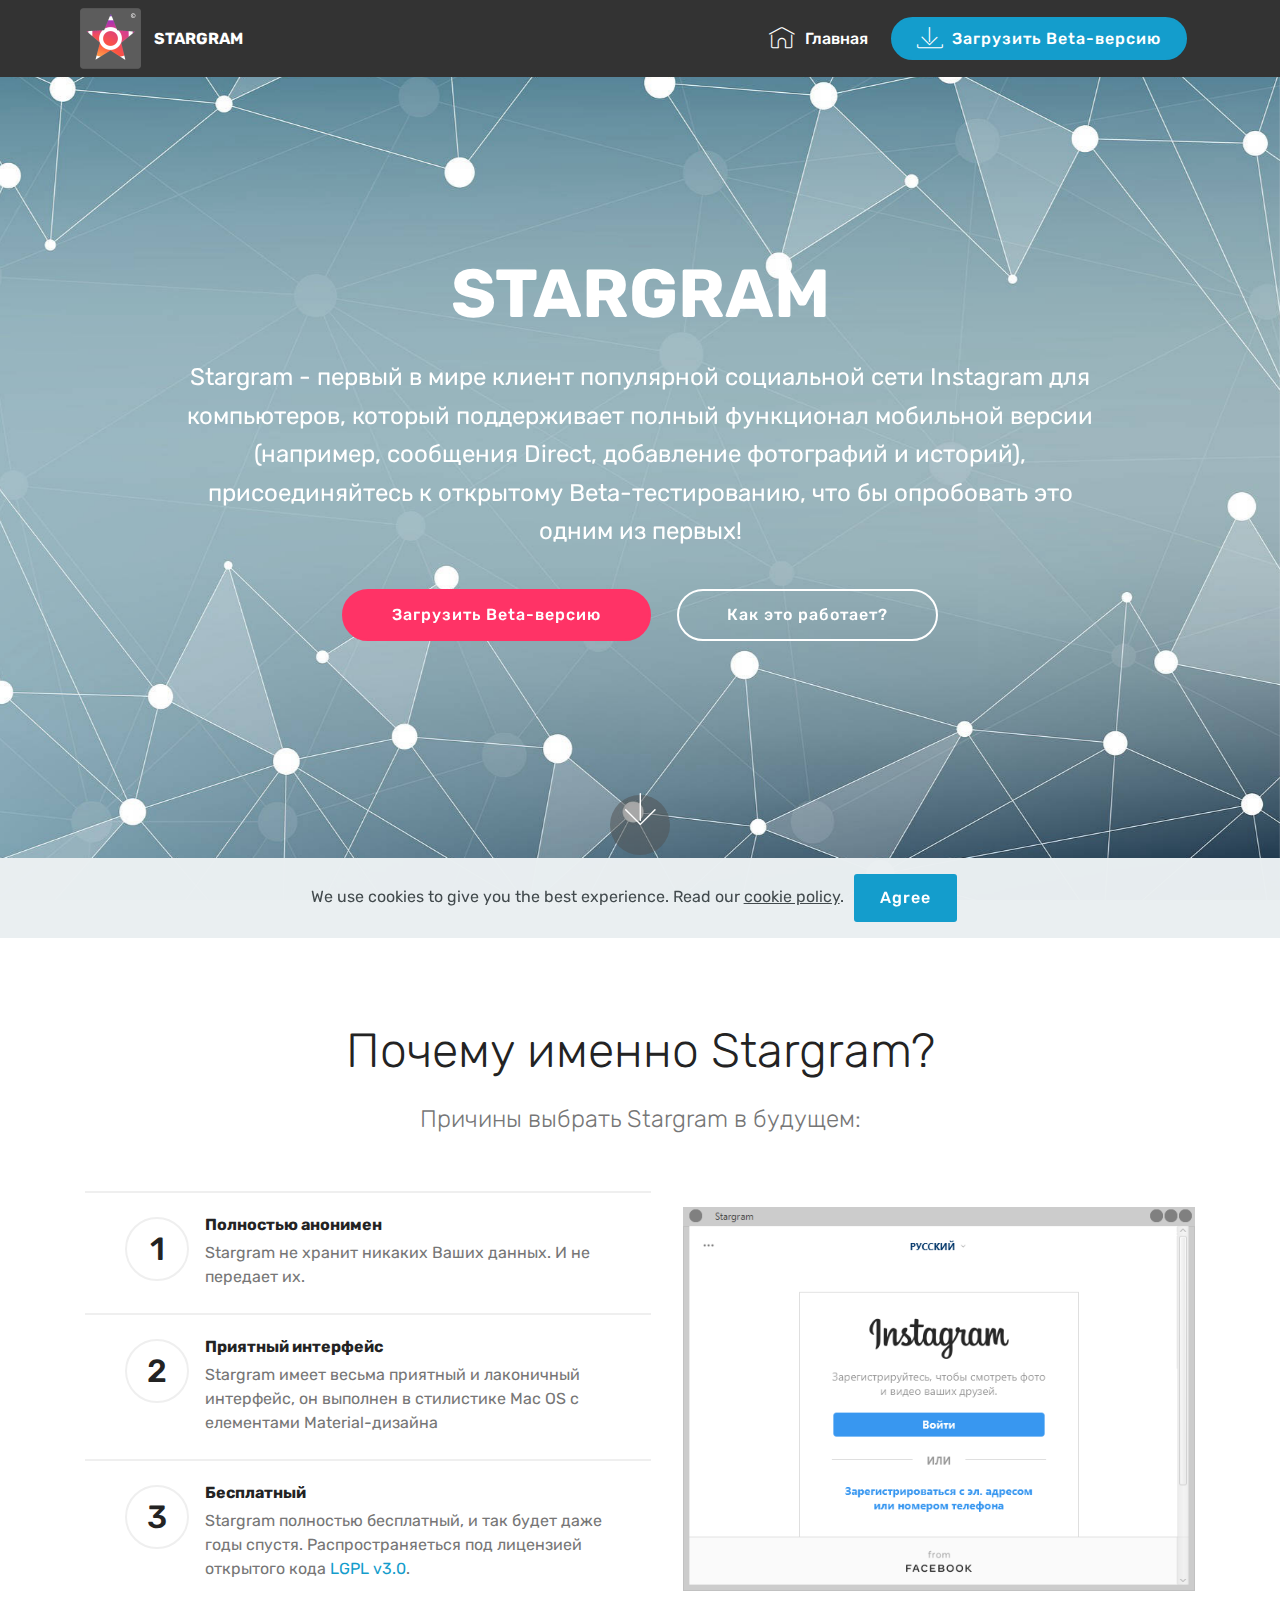
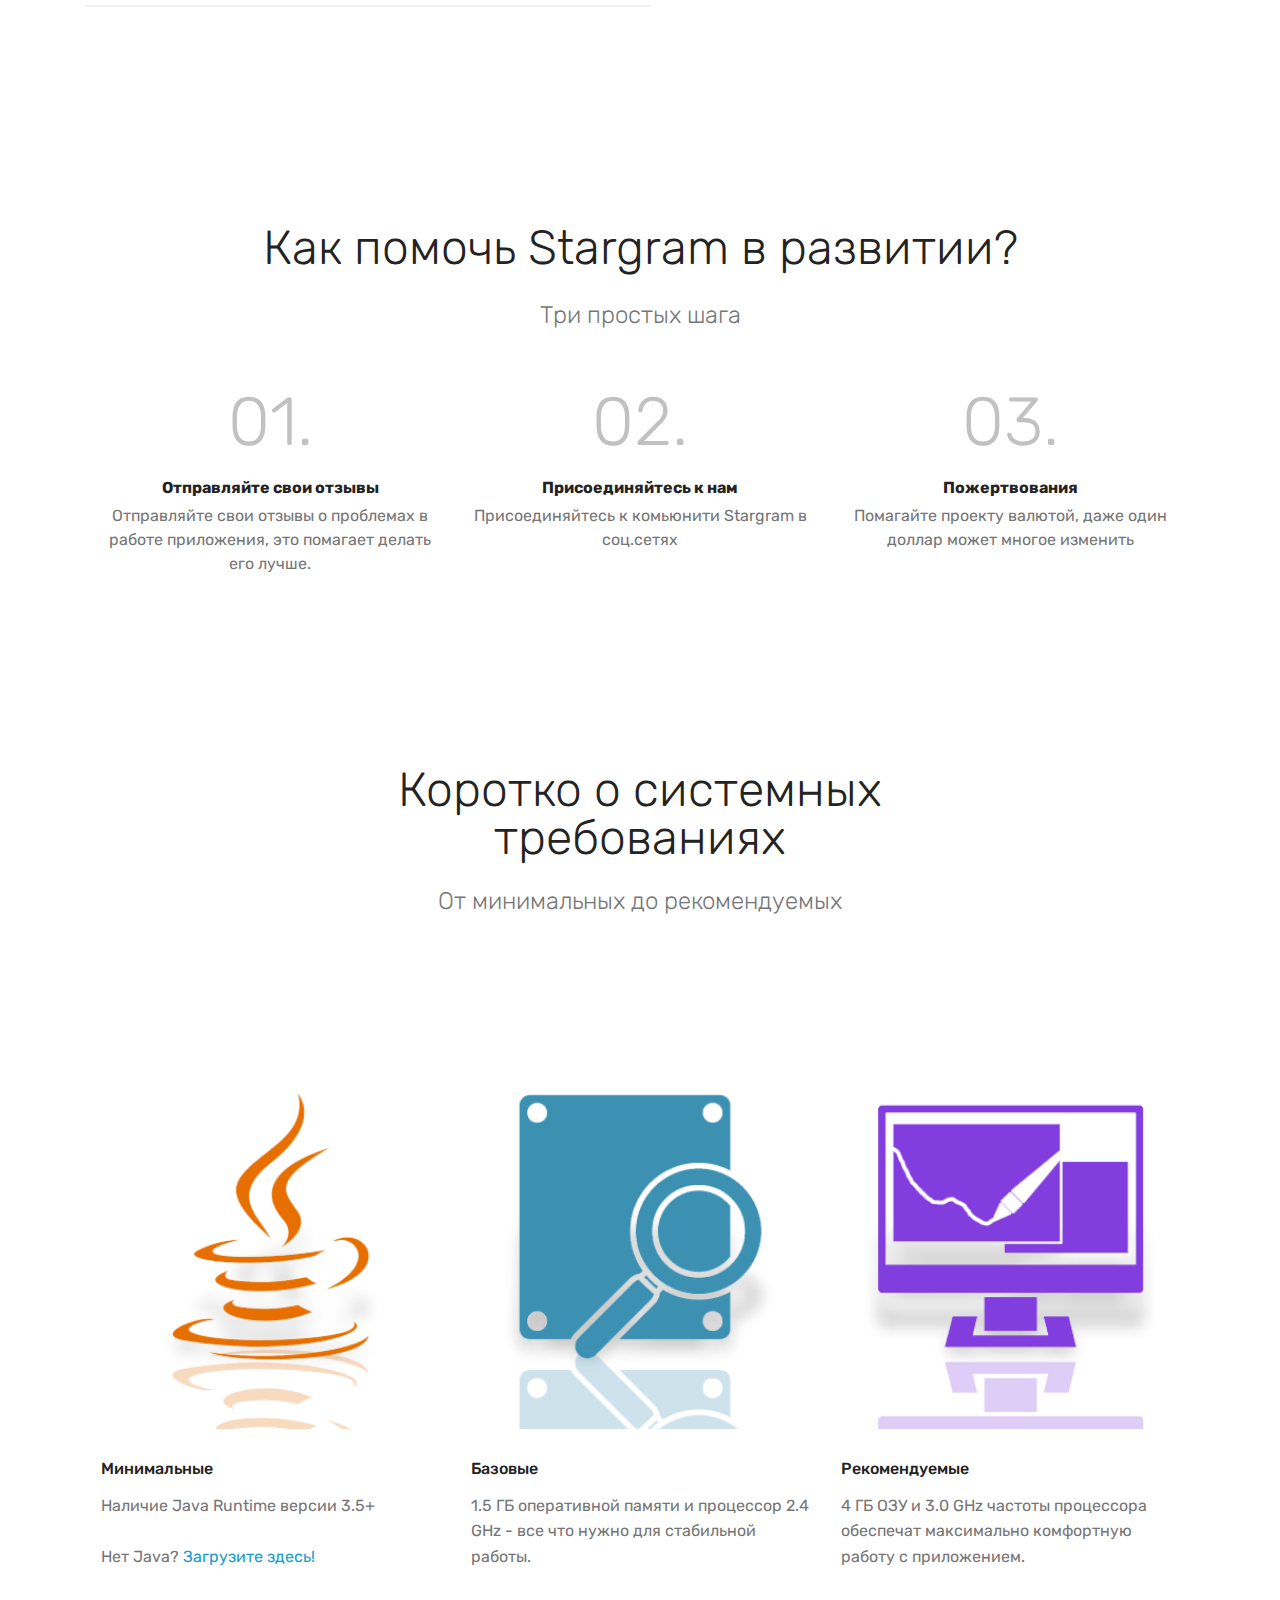
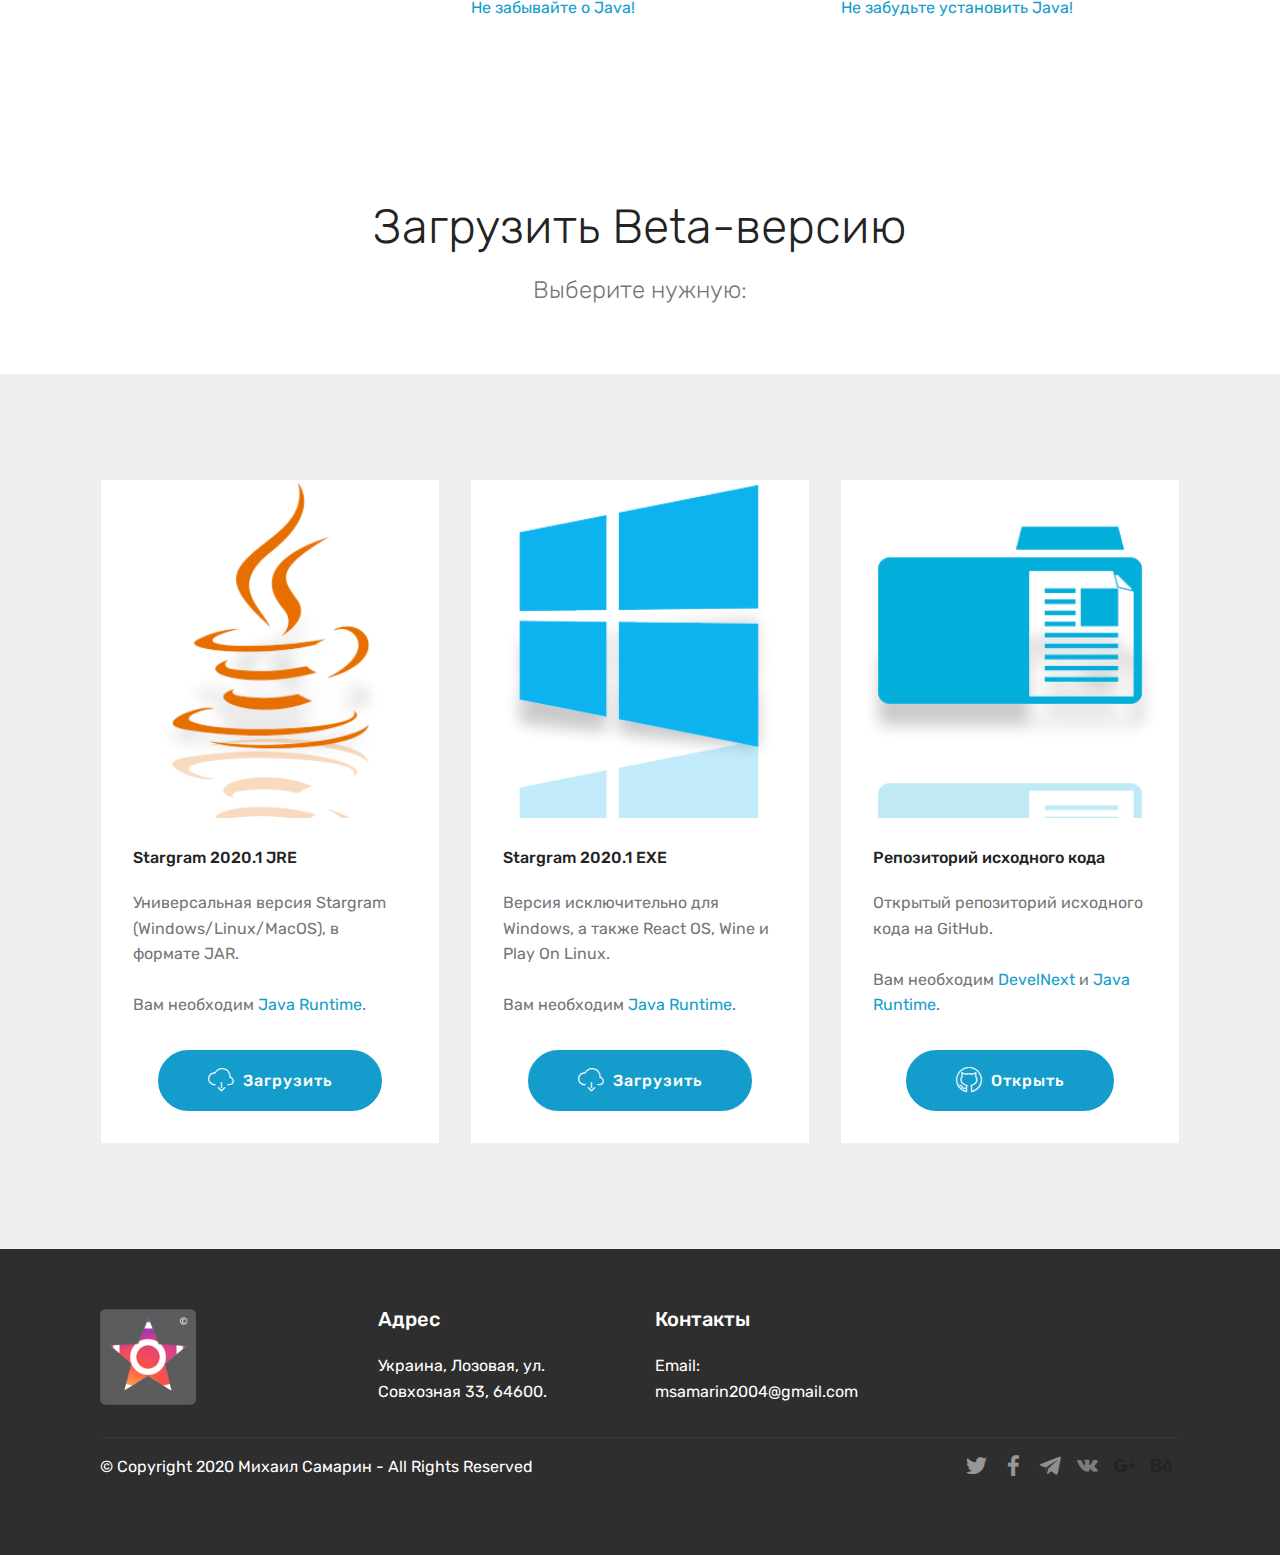
<file: index.html>
<!DOCTYPE html>
<html  >
<head>
  <!-- Site made with Mobirise Website Builder v4.12.2, https://mobirise.com -->
  <meta charset="UTF-8">
  <meta http-equiv="X-UA-Compatible" content="IE=edge">
  <meta name="generator" content="Mobirise v4.12.2, mobirise.com">
  <meta name="viewport" content="width=device-width, initial-scale=1, minimum-scale=1">
  <link rel="shortcut icon" href="assets/images/stargram-122x122.png" type="image/x-icon">
  <meta name="description" content="">
  
  <title>Home</title>
  <link rel="stylesheet" href="assets/web/assets/mobirise-icons/mobirise-icons.css">
  <link rel="stylesheet" href="assets/bootstrap/css/bootstrap.min.css">
  <link rel="stylesheet" href="assets/bootstrap/css/bootstrap-grid.min.css">
  <link rel="stylesheet" href="assets/bootstrap/css/bootstrap-reboot.min.css">
  <link rel="stylesheet" href="assets/tether/tether.min.css">
  <link rel="stylesheet" href="assets/socicon/css/styles.css">
  <link rel="stylesheet" href="assets/dropdown/css/style.css">
  <link rel="stylesheet" href="assets/theme/css/style.css">
  <link rel="preload" as="style" href="assets/mobirise/css/mbr-additional.css"><link rel="stylesheet" href="assets/mobirise/css/mbr-additional.css" type="text/css">
  
  
  
</head>
<body>
  <section class="menu cid-qTkzRZLJNu" once="menu" id="menu1-0">

    

    <nav class="navbar navbar-expand beta-menu navbar-dropdown align-items-center navbar-fixed-top navbar-toggleable-sm">
        <button class="navbar-toggler navbar-toggler-right" type="button" data-toggle="collapse" data-target="#navbarSupportedContent" aria-controls="navbarSupportedContent" aria-expanded="false" aria-label="Toggle navigation">
            <div class="hamburger">
                <span></span>
                <span></span>
                <span></span>
                <span></span>
            </div>
        </button>
        <div class="menu-logo">
            <div class="navbar-brand">
                <span class="navbar-logo">
                    <a href="index.html">
                         <img src="assets/images/stargram-122x122.png" alt="Mobirise" title="" style="height: 3.8rem;">
                    </a>
                </span>
                <span class="navbar-caption-wrap"><a class="navbar-caption text-white display-4" href="https://mobirise.com">STARGRAM</a></span>
            </div>
        </div>
        <div class="collapse navbar-collapse" id="navbarSupportedContent">
            <ul class="navbar-nav nav-dropdown" data-app-modern-menu="true"><li class="nav-item">
                    <a class="nav-link link text-white display-4" href="https://mobirise.com">
                        <span class="mbri-home mbr-iconfont mbr-iconfont-btn"></span>
                        Главная</a>
                </li></ul>
            <div class="navbar-buttons mbr-section-btn"><a class="btn btn-sm btn-primary display-4" href="index.html#features3-a">
                    <span class="mbri-save mbr-iconfont mbr-iconfont-btn "></span>
                    Загрузить Beta-версию</a></div>
        </div>
    </nav>
</section>

<section class="engine"><a href="https://mobirise.info/t">amp template</a></section><section class="cid-qTkA127IK8 mbr-fullscreen mbr-parallax-background" id="header2-1">

    

    

    <div class="container align-center">
        <div class="row justify-content-md-center">
            <div class="mbr-white col-md-10">
                <h1 class="mbr-section-title mbr-bold pb-3 mbr-fonts-style display-1">
                    STARGRAM</h1>
                
                <p class="mbr-text pb-3 mbr-fonts-style display-5">Stargram - первый в мире клиент популярной социальной сети Instagram для компьютеров, который поддерживает полный функционал мобильной версии (например, сообщения Direct, добавление фотографий и историй), присоединяйтесь к открытому Beta-тестированию, что бы опробовать это одним из первых!</p>
                <div class="mbr-section-btn"><a class="btn btn-md btn-secondary display-4" href="index.html#content4-9">Загрузить Beta-версию</a>
                    <a class="btn btn-md btn-white-outline display-4" href="page1.html">Как это работает?</a></div>
            </div>
        </div>
    </div>
    <div class="mbr-arrow hidden-sm-down" aria-hidden="true">
        <a href="#next">
            <i class="mbri-down mbr-iconfont"></i>
        </a>
    </div>
</section>

<section class="counters4 counters cid-rSjwmFftNE" id="counters4-3">

    

    

    <div class="container pt-4 mt-2">
        <h2 class="mbr-section-title pb-3 align-center mbr-fonts-style display-2">Почему именно Stargram?</h2>
        <h3 class="mbr-section-subtitle pb-5 align-center mbr-fonts-style display-5">Причины выбрать Stargram в будущем:</h3>
        <div class="media-container-row">
            <div class="media-block m-auto" style="width: 49%;">
                <div class="mbr-figure">
                    <img src="assets/images/2020-03-05-12733-640x480.png" alt="" title="">
                </div>
            </div>
            <div class="cards-block">
                <div class="cards-container">
                    <div class="card px-3 align-left col-12">
                        <div class="panel-item p-4 d-flex align-items-start">
                            <div class="card-img pr-3">
                                <h3 class="img-text d-flex align-items-center justify-content-center">
                                    1
                                </h3>
                            </div>
                            <div class="card-text">
                                <h4 class="mbr-content-title mbr-bold mbr-fonts-style display-7">Полностью анонимен</h4>
                                <p class="mbr-content-text mbr-fonts-style display-7">
                                    Stargram не хранит никаких Ваших данных. И не передает их.</p>
                            </div>
                        </div>
                    </div>
                    <div class="card px-3 align-left col-12">
                        <div class="panel-item p-4 d-flex align-items-start">
                            <div class="card-img pr-3">
                                <h3 class="img-text d-flex align-items-center justify-content-center">
                                    2
                                </h3>
                            </div>
                            <div class="card-text">
                                <h4 class="mbr-content-title mbr-bold mbr-fonts-style display-7">Приятный интерфейс</h4>
                                <p class="mbr-content-text mbr-fonts-style display-7">Stargram имеет весьма приятный и лаконичный интерфейс, он выполнен в стилистике Mac OS с елементами Material-дизайна</p>
                            </div>
                        </div>
                    </div>
                    <div class="card px-3 align-left col-12">
                        <div class="panel-item p-4 d-flex align-items-start">
                            <div class="card-img pr-3">
                                <h3 class="img-text d-flex align-items-center justify-content-center">
                                    3
                                </h3>
                            </div>
                            <div class="card-text">
                                <h4 class="mbr-content-title mbr-bold mbr-fonts-style display-7">Бесплатный</h4>
                                <p class="mbr-content-text mbr-fonts-style display-7">
                                        Stargram полностью бесплатный, и так будет даже годы спустя. Распространяеться под лицензией открытого кода <a href="https://github.com/samarin-dev/stargram/blob/master/LICENSE" target="_blank">LGPL v3.0</a>.</p>
                            </div>
                        </div>
                    </div>
                    
                </div>
            </div>
        </div>
    </div>
</section>

<section class="counters6 counters cid-rSjzfeAWiG" id="counters6-4">

    

    

    <div class="container pt-4 mt-2">
        <h2 class="mbr-section-title pb-3 align-center mbr-fonts-style display-2">Как помочь Stargram в развитии?</h2>
        <h3 class="mbr-section-subtitle pb-5 align-center mbr-fonts-style display-5">Три простых шага</h3>
        <div>
                <div class="cards-container">
                    <div class="card col-12 col-md-6 col-lg-4 pb-md-4">
                        <div class="panel-item align-center">
                            <div class="card-img pb-3">
                                <h3 class="img-text mbr-fonts-style display-1">01.</h3>
                            </div>
                            <div class="card-text">
                                <h4 class="mbr-content-title mbr-bold mbr-fonts-style display-7">Отправляйте свои отзывы</h4>
                                <p class="mbr-content-text mbr-fonts-style display-7">
                                    Отправляйте свои отзывы о проблемах в работе приложения, это помагает делать его лучше.</p>
                            </div>
                        </div>
                    </div>
                    <div class="card col-12 col-md-6 col-lg-4 pb-md-4">
                        <div class="panel-item align-center">
                            <div class="card-img pb-3">
                                <h3 class="img-text mbr-fonts-style display-1">02.</h3>
                            </div>
                            <div class="card-text">
                                <h4 class="mbr-content-title mbr-bold mbr-fonts-style display-7">Присоединяйтесь к нам</h4>
                                <p class="mbr-content-text mbr-fonts-style display-7">
                                    Присоединяйтесь к комьюнити Stargram в соц.сетях</p>
                            </div>
                        </div>
                    </div>
                    <div class="card col-12 col-md-6 col-lg-4 last-child">
                        <div class="panel-item align-center">
                            <div class="card-img pb-3">
                                <h3 class="img-text mbr-fonts-style display-1">03.</h3>
                            </div>
                            <div class="card-text">
                                <h4 class="mbr-content-title mbr-bold mbr-fonts-style display-7">Пожертвования</h4>
                                <p class="mbr-content-text mbr-fonts-style display-7">
                                        Помагайте проекту валютой, даже один доллар может многое изменить</p>
                            </div>
                        </div>
                    </div>
                    
                </div>
            </div>
    </div>
</section>

<section class="mbr-section content4 cid-rSjAXEw6qH" id="content4-7">

    

    <div class="container">
        <div class="media-container-row">
            <div class="title col-12 col-md-8">
                <h2 class="align-center pb-3 mbr-fonts-style display-2">
                    Коротко о системных требованиях</h2>
                <h3 class="mbr-section-subtitle align-center mbr-light mbr-fonts-style display-5">От минимальных до рекомендуемых</h3>
                
            </div>
        </div>
    </div>
</section>

<section class="features2 cid-rSjB3Xh9oU" id="features2-8">

    

    
    
    <div class="container">
        <div class="media-container-row">
            <div class="card p-3 col-12 col-md-6 col-lg-4">
                <div class="card-wrapper">
                    <div class="card-img">
                        <img src="assets/images/java-mirror-320x320.png" alt="Mobirise" title="">
                    </div>
                    <div class="card-box">
                        <h4 class="card-title pb-3 mbr-fonts-style display-7">
                            Минимальные</h4>
                        <p class="mbr-text mbr-fonts-style display-7">Наличие Java Runtime версии 3.5+<br><br>Нет Java? <a href="http://java.com/download" target="_blank">Загрузите здесь!</a></p>
                    </div>
                </div>
            </div>

            <div class="card p-3 col-12 col-md-6 col-lg-4">
                <div class="card-wrapper">
                    <div class="card-img">
                        <img src="assets/images/indexing-options-mirror-320x320.png" alt="Mobirise" title="">
                    </div>
                    <div class="card-box ">
                        <h4 class="card-title pb-3 mbr-fonts-style display-7">
                            Базовые</h4>
                        <p class="mbr-text mbr-fonts-style display-7">1.5 ГБ оперативной памяти и процессор 2.4 GHz - все что нужно для стабильной работы.<br><br><a href="http://java.com/download">Не забывайте о Java!</a><br></p>
                    </div>
                </div>
            </div>

            <div class="card p-3 col-12 col-md-6 col-lg-4">
                <div class="card-wrapper">
                    <div class="card-img">
                        <img src="assets/images/personalization-alt-mirror-320x320.png" alt="Mobirise" title="">
                    </div>
                    <div class="card-box">
                        <h4 class="card-title pb-3 mbr-fonts-style display-7">Рекомендуемые</h4>
                        <p class="mbr-text mbr-fonts-style display-7">4 ГБ ОЗУ и 3.0 GHz частоты процессора обеспечат максимально комфортную работу с приложением.<br><br><a href="http://java.com/download">Не забудьте установить Java!</a></p>
                    </div>
                </div>
            </div>

            
        </div>
    </div>
</section>

<section class="mbr-section content4 cid-rSjFcTBaJd" id="content4-9">

    

    <div class="container">
        <div class="media-container-row">
            <div class="title col-12 col-md-8">
                <h2 class="align-center pb-3 mbr-fonts-style display-2">
                    Загрузить Beta-версию</h2>
                <h3 class="mbr-section-subtitle align-center mbr-light mbr-fonts-style display-5">
                    Выберите нужную:</h3>
                
            </div>
        </div>
    </div>
</section>

<section class="features3 cid-rSjFpywPuC" id="features3-a">

    

    
    <div class="container">
        <div class="media-container-row">
            <div class="card p-3 col-12 col-md-6 col-lg-4">
                <div class="card-wrapper">
                    <div class="card-img">
                        <img src="assets/images/java-mirror-320x320.png" alt="Mobirise" title="">
                    </div>
                    <div class="card-box">
                        <h4 class="card-title mbr-fonts-style display-7">
                            Stargram 2020.1 JRE</h4>
                        <p class="mbr-text mbr-fonts-style display-7">Универсальная версия Stargram (Windows/Linux/MacOS), в формате JAR. <br><br>Вам необходим <a href="http://java.com/download" target="_blank">Java Runtime</a>.</p>
                    </div>
                    <div class="mbr-section-btn text-center"><a href="http://samarin-dev.github.io/stargram/dist-jar/stargram-2020.1-jre-beta.jar" class="btn btn-primary display-4" target="_blank"><span class="mbri-download mbr-iconfont mbr-iconfont-btn"></span>
                            Загрузить</a></div>
                </div>
            </div>

            <div class="card p-3 col-12 col-md-6 col-lg-4">
                <div class="card-wrapper">
                    <div class="card-img">
                        <img src="assets/images/os-windows-8-mirror-320x320.png" alt="Mobirise" title="">
                    </div>
                    <div class="card-box">
                        <h4 class="card-title mbr-fonts-style display-7">
                            Stargram 2020.1 EXE</h4>
                        <p class="mbr-text mbr-fonts-style display-7">
                            Версия исключительно для Windows, а также React OS, Wine и Play On Linux.<br><br>Вам необходим <a href="http://java.com/download" target="_blank">Java Runtime</a>.<br></p>
                    </div>
                    <div class="mbr-section-btn text-center"><a href="http://samarin-dev.github.io/stargram/dist-exe/stargram-2020.1-exe-beta.exe" class="btn btn-primary display-4" target="_blank"><span class="mbri-download mbr-iconfont mbr-iconfont-btn"></span>Загрузить</a></div>
                </div>
            </div>

            <div class="card p-3 col-12 col-md-6 col-lg-4">
                <div class="card-wrapper">
                    <div class="card-img">
                        <img src="assets/images/documents-folder-mirror-320x320.png" alt="Mobirise" title="">
                    </div>
                    <div class="card-box">
                        <h4 class="card-title mbr-fonts-style display-7">
                            Репозиторий исходного кода</h4>
                        <p class="mbr-text mbr-fonts-style display-7">
                            Открытый репозиторий исходного кода на GitHub.<br><br>Вам необходим <a href="http://develnext.org" target="_blank">DevelNext</a> и <a href="http://java.com/download" target="_blank">Java Runtime</a>.</p>
                    </div>
                    <div class="mbr-section-btn text-center"><a href="http://github.com/samarin-dev/stargram" class="btn btn-primary display-4" target="_blank"><span class="mbri-github mbr-iconfont mbr-iconfont-btn"></span>
                            Открыть</a></div>
                </div>
            </div>

            
        </div>
    </div>
</section>

<section class="cid-rSjIfMNNcd" id="footer1-b">

    

    

    <div class="container">
        <div class="media-container-row content text-white">
            <div class="col-12 col-md-3">
                <div class="media-wrap">
                    <a href="https://mobirise.co/">
                        <img src="assets/images/stargram-122x122.png" alt="Mobirise" title="">
                    </a>
                </div>
            </div>
            <div class="col-12 col-md-3 mbr-fonts-style display-7">
                <h5 class="pb-3">
                    Адрес
                </h5>
                <p class="mbr-text">Украина, Лозовая, ул. Совхозная 33, 64600.</p>
            </div>
            <div class="col-12 col-md-3 mbr-fonts-style display-7">
                <h5 class="pb-3">
                    Контакты
                </h5>
                <p class="mbr-text">
                    Email: msamarin2004@gmail.com<br></p>
            </div>
            <div class="col-12 col-md-3 mbr-fonts-style display-7">
                <h5 class="pb-3"></h5>
                <p class="mbr-text"></p>
            </div>
        </div>
        <div class="footer-lower">
            <div class="media-container-row">
                <div class="col-sm-12">
                    <hr>
                </div>
            </div>
            <div class="media-container-row mbr-white">
                <div class="col-sm-6 copyright">
                    <p class="mbr-text mbr-fonts-style display-7">
                        © Copyright 2020 Михаил Самарин - All Rights Reserved
                    </p>
                </div>
                <div class="col-md-6">
                    <div class="social-list align-right">
                        <div class="soc-item">
                            <a href="https://twitter.com/samarin_dev" target="_blank">
                                <span class="mbr-iconfont mbr-iconfont-social socicon-twitter socicon"></span>
                            </a>
                        </div>
                        <div class="soc-item">
                            <a href="https://www.facebook.com/profile.php?id=100013511885543" target="_blank">
                                <span class="mbr-iconfont mbr-iconfont-social socicon-facebook socicon"></span>
                            </a>
                        </div>
                        <div class="soc-item">
                            <a href="https://t.me/stargram_official" target="_blank">
                                <span class="mbr-iconfont mbr-iconfont-social socicon-telegram socicon" style="color: rgb(239, 239, 239); fill: rgb(239, 239, 239);"></span>
                            </a>
                        </div>
                        <div class="soc-item">
                            
                                <a href="http://vk.com/suicideman_loz" target="_blank"><span class="mbr-iconfont mbr-iconfont-social socicon-vkontakte socicon" style="color: rgb(204, 204, 204); fill: rgb(204, 204, 204);"></span></a>
                            
                        </div>
                        <div class="soc-item">
                            
                                <span class="mbr-iconfont mbr-iconfont-social socicon-googleplus socicon" style="color: rgb(35, 35, 35); fill: rgb(35, 35, 35);"></span>
                            
                        </div>
                        <div class="soc-item">
                            
                                <span class="mbr-iconfont mbr-iconfont-social socicon-behance socicon" style="color: rgb(35, 35, 35); fill: rgb(35, 35, 35);"></span>
                            
                        </div>
                    </div>
                </div>
            </div>
        </div>
    </div>
</section>


  <script src="assets/web/assets/jquery/jquery.min.js"></script>
  <script src="assets/popper/popper.min.js"></script>
  <script src="assets/bootstrap/js/bootstrap.min.js"></script>
  <script src="assets/tether/tether.min.js"></script>
  <script src="assets/web/assets/cookies-alert-plugin/cookies-alert-core.js"></script>
  <script src="assets/web/assets/cookies-alert-plugin/cookies-alert-script.js"></script>
  <script src="assets/dropdown/js/nav-dropdown.js"></script>
  <script src="assets/dropdown/js/navbar-dropdown.js"></script>
  <script src="assets/touchswipe/jquery.touch-swipe.min.js"></script>
  <script src="assets/parallax/jarallax.min.js"></script>
  <script src="assets/viewportchecker/jquery.viewportchecker.js"></script>
  <script src="assets/smoothscroll/smooth-scroll.js"></script>
  <script src="assets/theme/js/script.js"></script>
  
  
<input name="cookieData" type="hidden" data-cookie-customDialogSelector='null' data-cookie-colorText='#424a4d' data-cookie-colorBg='rgba(234, 239, 241, 0.99)' data-cookie-textButton='Agree' data-cookie-colorButton='' data-cookie-colorLink='#424a4d' data-cookie-underlineLink='true' data-cookie-text="We use cookies to give you the best experience. Read our <a href='privacy.html'>cookie policy</a>.">
  </body>
</html>
</file>
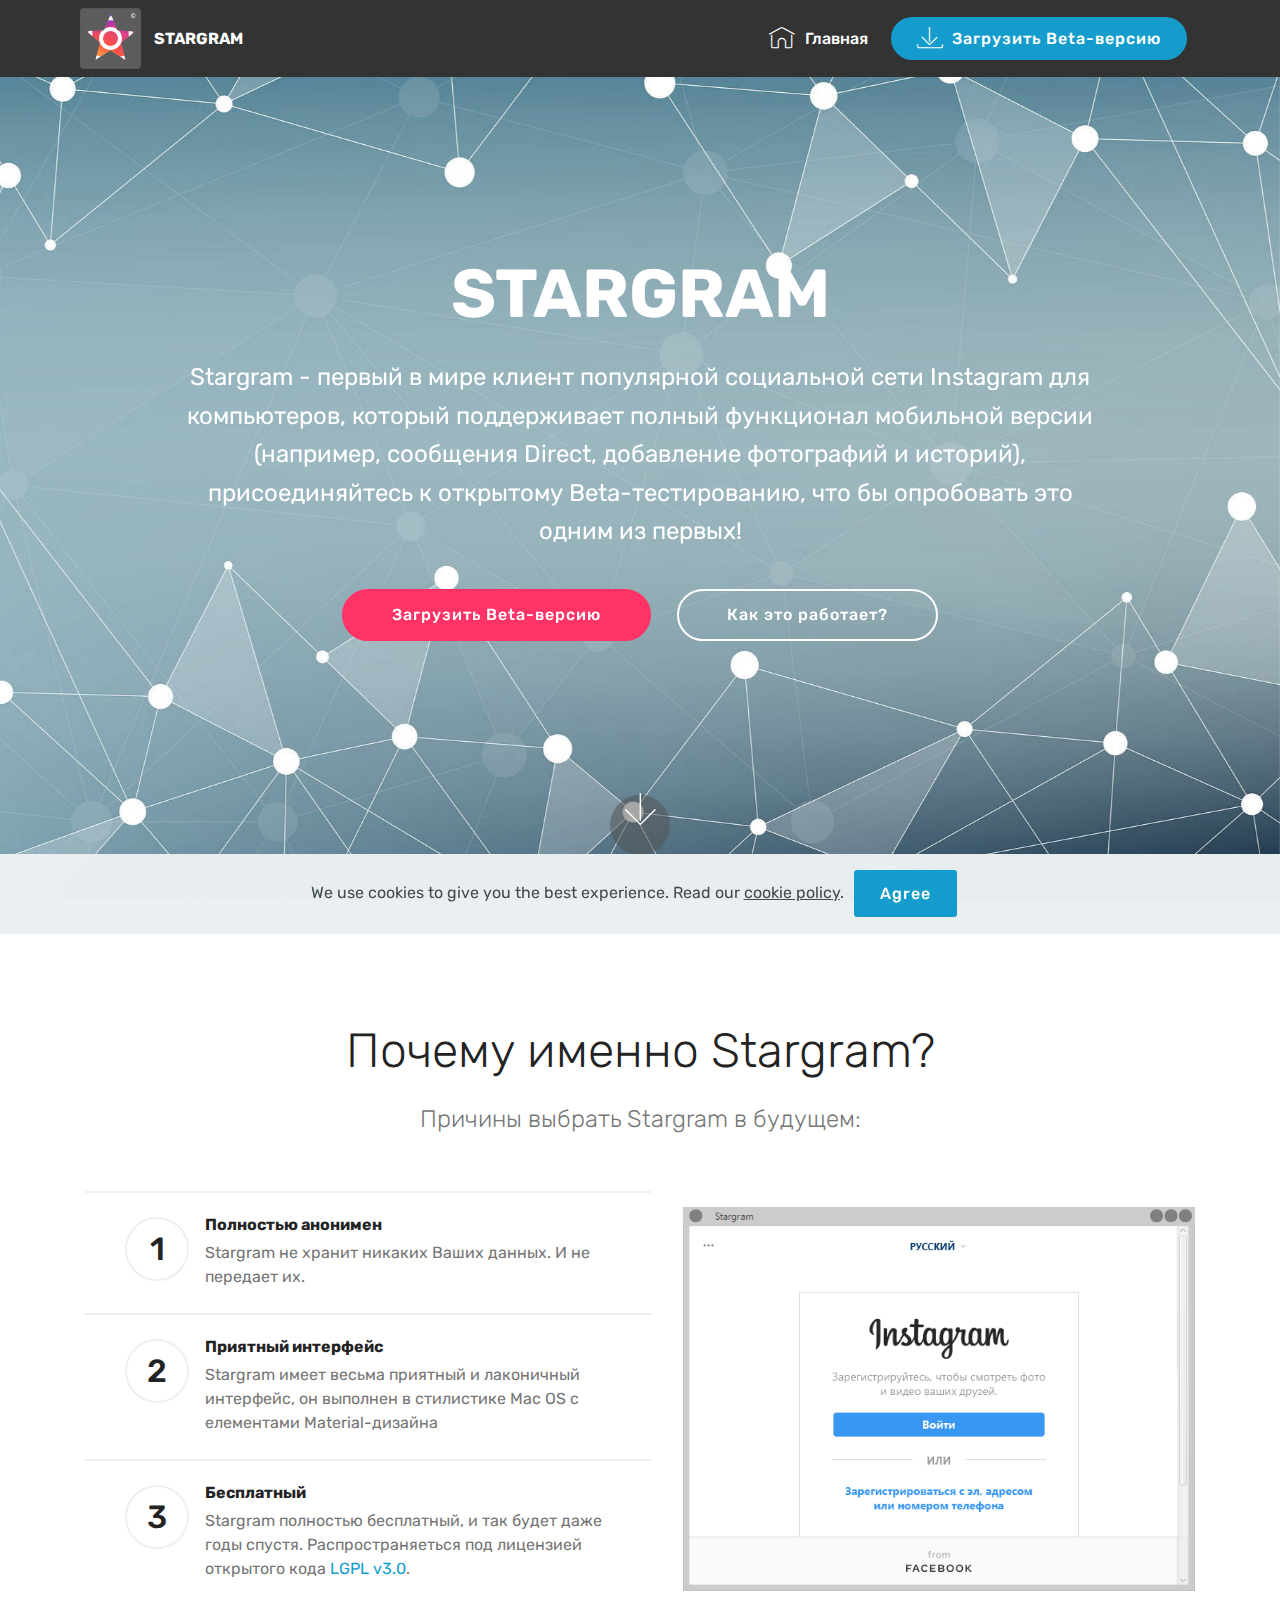
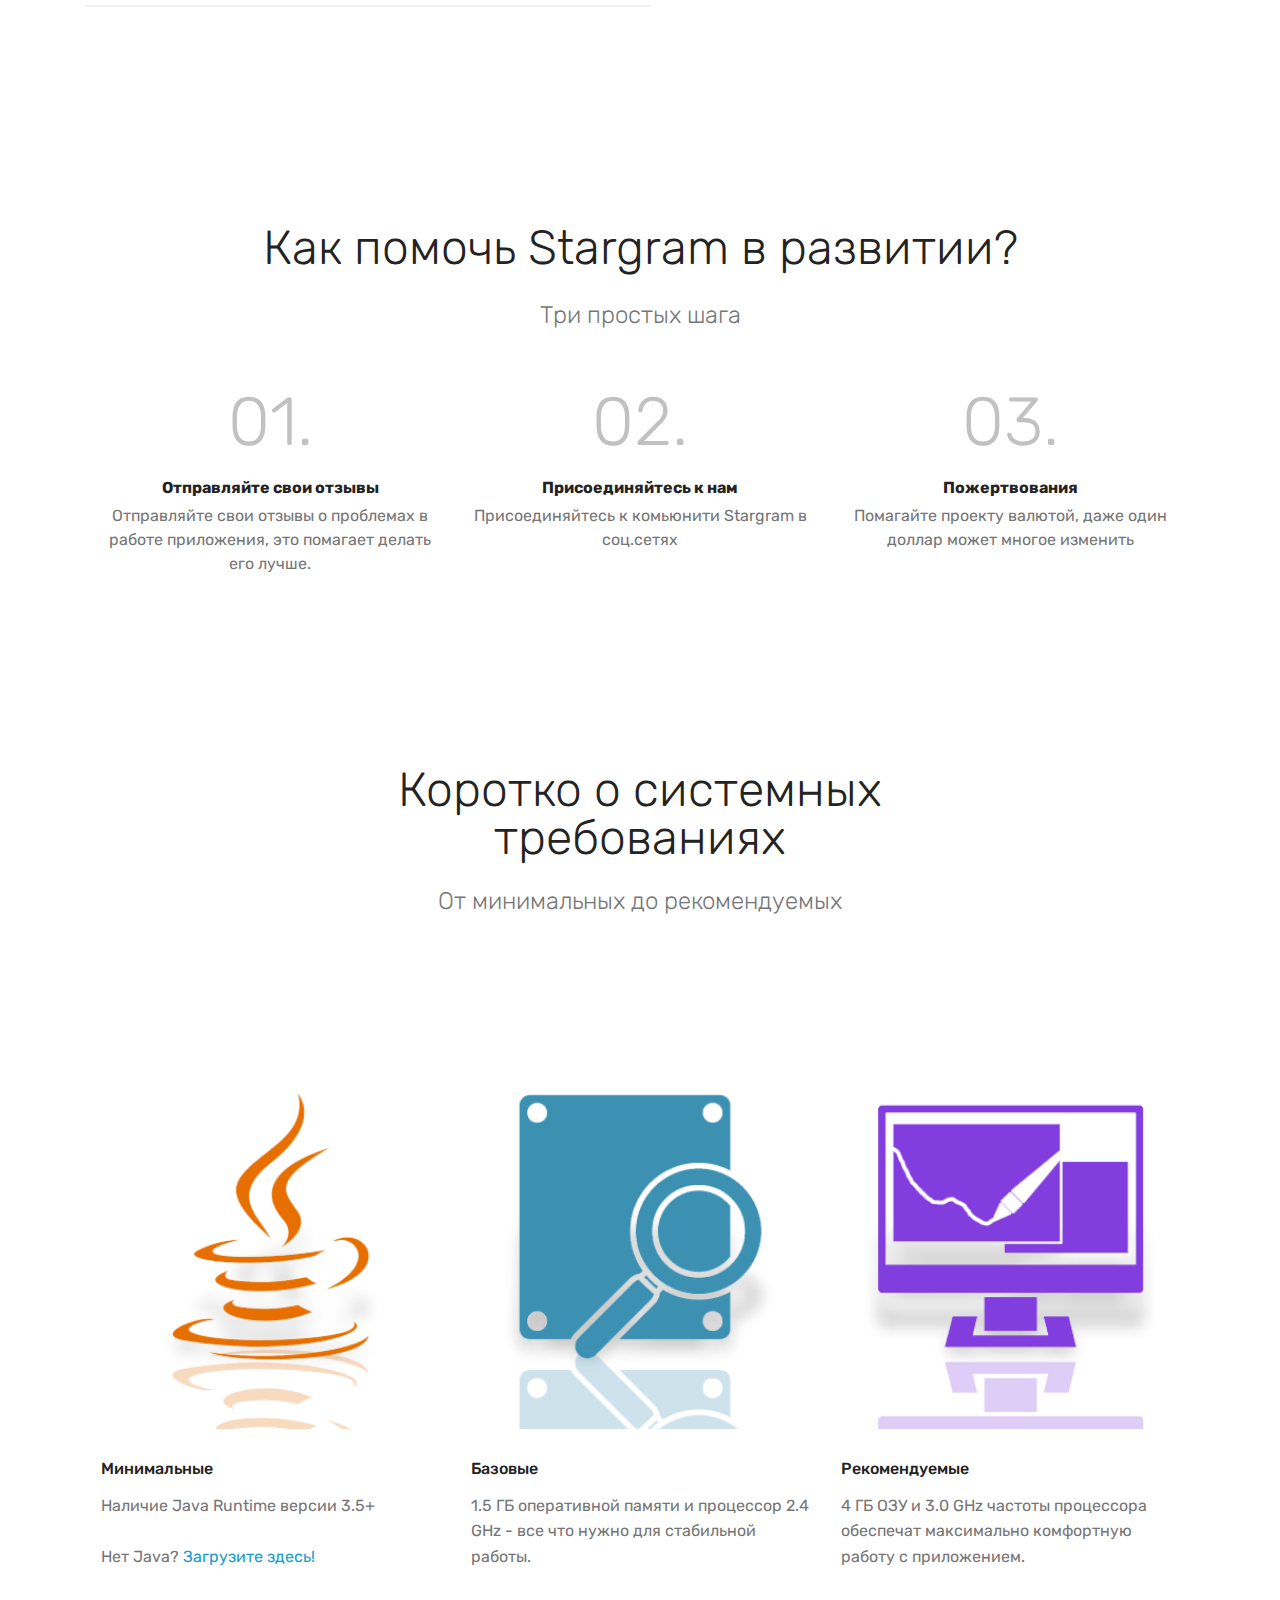
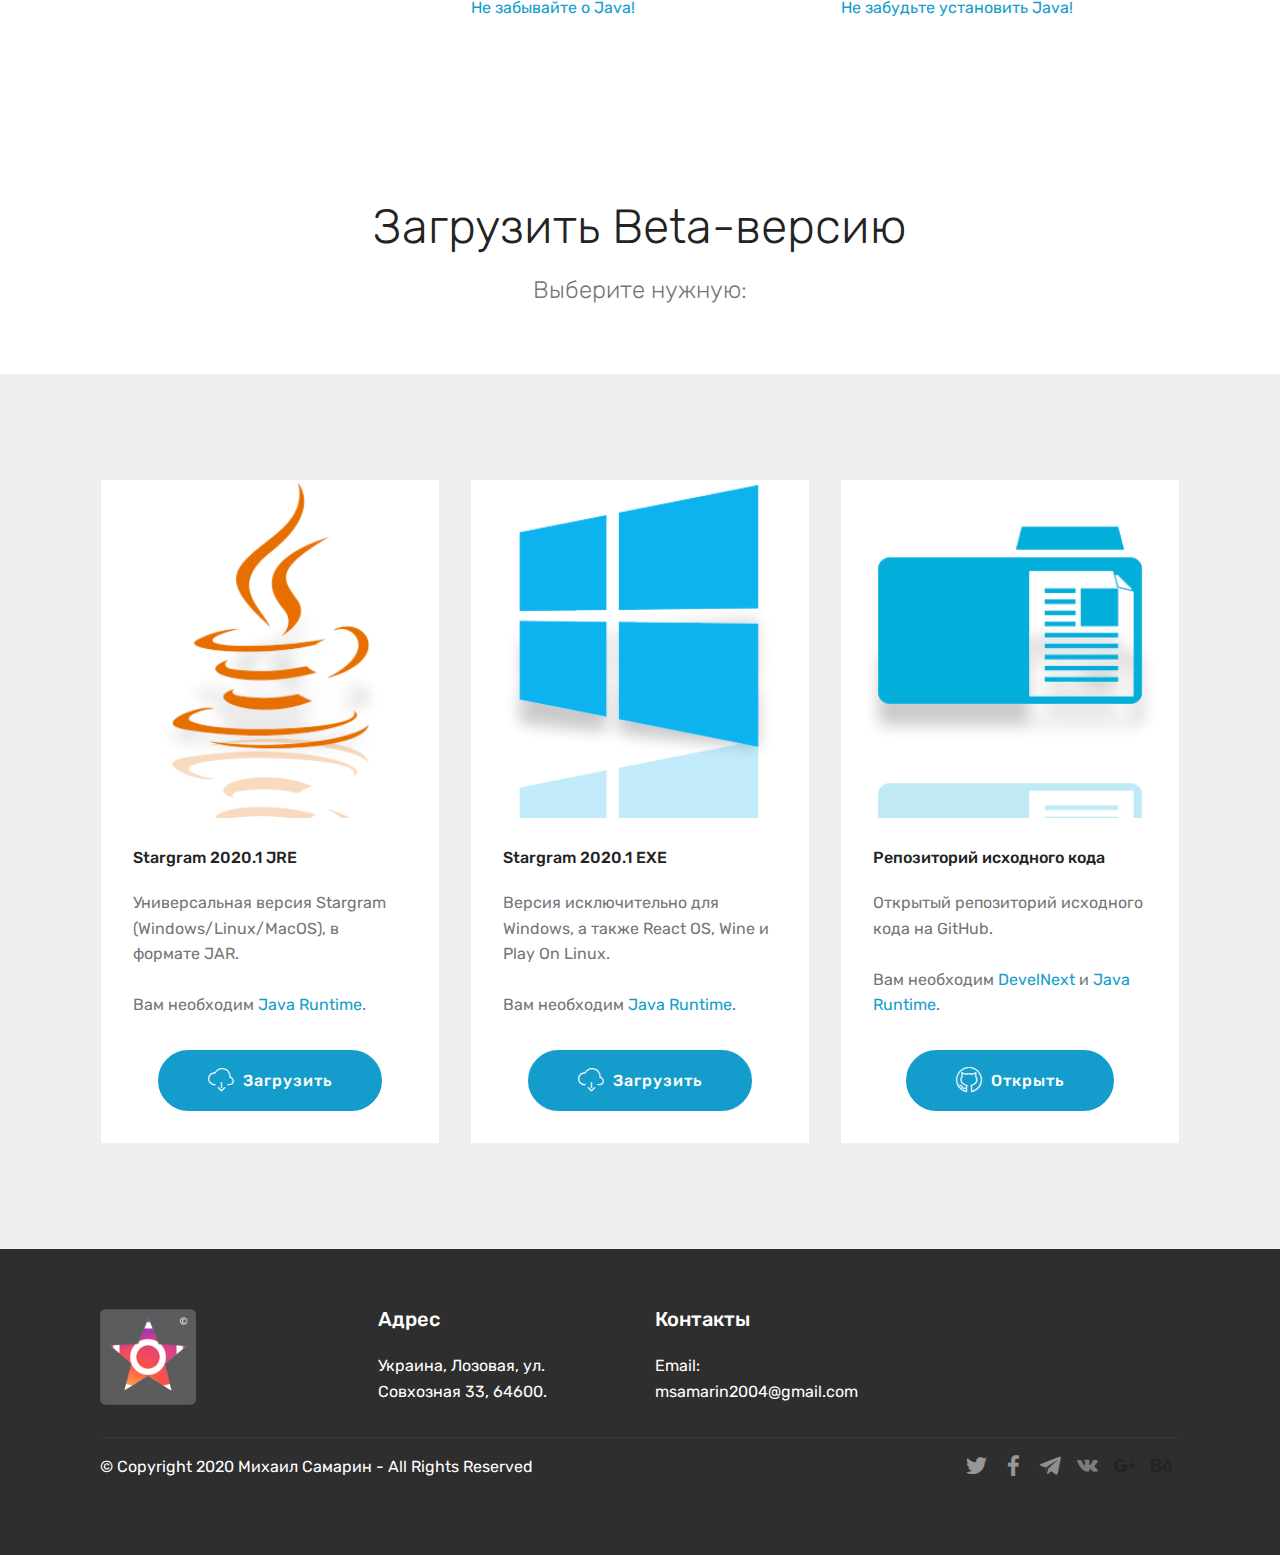
<file: index-ru.html>
<!DOCTYPE html>
<html  >
<head>
  <!-- Site made with Mobirise Website Builder v4.12.2, https://mobirise.com -->
  <meta charset="UTF-8">
  <meta http-equiv="X-UA-Compatible" content="IE=edge">
  <meta name="generator" content="Mobirise v4.12.2, mobirise.com">
  <meta name="viewport" content="width=device-width, initial-scale=1, minimum-scale=1">
  <link rel="shortcut icon" href="assets/images/stargram-122x122.png" type="image/x-icon">
  <meta name="description" content="">
  
  <title>Home</title>
  <link rel="stylesheet" href="assets/web/assets/mobirise-icons/mobirise-icons.css">
  <link rel="stylesheet" href="assets/bootstrap/css/bootstrap.min.css">
  <link rel="stylesheet" href="assets/bootstrap/css/bootstrap-grid.min.css">
  <link rel="stylesheet" href="assets/bootstrap/css/bootstrap-reboot.min.css">
  <link rel="stylesheet" href="assets/tether/tether.min.css">
  <link rel="stylesheet" href="assets/socicon/css/styles.css">
  <link rel="stylesheet" href="assets/dropdown/css/style.css">
  <link rel="stylesheet" href="assets/theme/css/style.css">
  <link rel="preload" as="style" href="assets/mobirise/css/mbr-additional.css"><link rel="stylesheet" href="assets/mobirise/css/mbr-additional.css" type="text/css">
  
  
  
</head>
<body>
  <section class="menu cid-qTkzRZLJNu" once="menu" id="menu1-0">

    

    <nav class="navbar navbar-expand beta-menu navbar-dropdown align-items-center navbar-fixed-top navbar-toggleable-sm">
        <button class="navbar-toggler navbar-toggler-right" type="button" data-toggle="collapse" data-target="#navbarSupportedContent" aria-controls="navbarSupportedContent" aria-expanded="false" aria-label="Toggle navigation">
            <div class="hamburger">
                <span></span>
                <span></span>
                <span></span>
                <span></span>
            </div>
        </button>
        <div class="menu-logo">
            <div class="navbar-brand">
                <span class="navbar-logo">
                    <a href="index.html">
                         <img src="assets/images/stargram-122x122.png" alt="Mobirise" title="" style="height: 3.8rem;">
                    </a>
                </span>
                <span class="navbar-caption-wrap"><a class="navbar-caption text-white display-4" href="index-ru.html">STARGRAM</a></span>
            </div>
        </div>
        <div class="collapse navbar-collapse" id="navbarSupportedContent">
            <ul class="navbar-nav nav-dropdown" data-app-modern-menu="true"><li class="nav-item">
                    <a class="nav-link link text-white display-4" href="index-ru.html">
                        <span class="mbri-home mbr-iconfont mbr-iconfont-btn"></span>
                        Главная</a>
                </li></ul>
            <div class="navbar-buttons mbr-section-btn"><a class="btn btn-sm btn-primary display-4" href="index.html#features3-a">
                    <span class="mbri-save mbr-iconfont mbr-iconfont-btn "></span>
                    Загрузить Beta-версию</a></div>
        </div>
    </nav>
</section>

<section class="engine"><a href="https://mobirise.info/t">amp template</a></section><section class="cid-qTkA127IK8 mbr-fullscreen mbr-parallax-background" id="header2-1">

    

    

    <div class="container align-center">
        <div class="row justify-content-md-center">
            <div class="mbr-white col-md-10">
                <h1 class="mbr-section-title mbr-bold pb-3 mbr-fonts-style display-1">
                    STARGRAM</h1>
                
                <p class="mbr-text pb-3 mbr-fonts-style display-5">Stargram - первый в мире клиент популярной социальной сети Instagram для компьютеров, который поддерживает полный функционал мобильной версии (например, сообщения Direct, добавление фотографий и историй), присоединяйтесь к открытому Beta-тестированию, что бы опробовать это одним из первых!</p>
                <div class="mbr-section-btn"><a class="btn btn-md btn-secondary display-4" href="index.html#content4-9">Загрузить Beta-версию</a>
                    <a class="btn btn-md btn-white-outline display-4" href="page1.html">Как это работает?</a></div>
            </div>
        </div>
    </div>
    <div class="mbr-arrow hidden-sm-down" aria-hidden="true">
        <a href="#next">
            <i class="mbri-down mbr-iconfont"></i>
        </a>
    </div>
</section>

<section class="counters4 counters cid-rSjwmFftNE" id="counters4-3">

    

    

    <div class="container pt-4 mt-2">
        <h2 class="mbr-section-title pb-3 align-center mbr-fonts-style display-2">Почему именно Stargram?</h2>
        <h3 class="mbr-section-subtitle pb-5 align-center mbr-fonts-style display-5">Причины выбрать Stargram в будущем:</h3>
        <div class="media-container-row">
            <div class="media-block m-auto" style="width: 49%;">
                <div class="mbr-figure">
                    <img src="assets/images/2020-03-05-12733-640x480.png" alt="" title="">
                </div>
            </div>
            <div class="cards-block">
                <div class="cards-container">
                    <div class="card px-3 align-left col-12">
                        <div class="panel-item p-4 d-flex align-items-start">
                            <div class="card-img pr-3">
                                <h3 class="img-text d-flex align-items-center justify-content-center">
                                    1
                                </h3>
                            </div>
                            <div class="card-text">
                                <h4 class="mbr-content-title mbr-bold mbr-fonts-style display-7">Полностью анонимен</h4>
                                <p class="mbr-content-text mbr-fonts-style display-7">
                                    Stargram не хранит никаких Ваших данных. И не передает их.</p>
                            </div>
                        </div>
                    </div>
                    <div class="card px-3 align-left col-12">
                        <div class="panel-item p-4 d-flex align-items-start">
                            <div class="card-img pr-3">
                                <h3 class="img-text d-flex align-items-center justify-content-center">
                                    2
                                </h3>
                            </div>
                            <div class="card-text">
                                <h4 class="mbr-content-title mbr-bold mbr-fonts-style display-7">Приятный интерфейс</h4>
                                <p class="mbr-content-text mbr-fonts-style display-7">Stargram имеет весьма приятный и лаконичный интерфейс, он выполнен в стилистике Mac OS с елементами Material-дизайна</p>
                            </div>
                        </div>
                    </div>
                    <div class="card px-3 align-left col-12">
                        <div class="panel-item p-4 d-flex align-items-start">
                            <div class="card-img pr-3">
                                <h3 class="img-text d-flex align-items-center justify-content-center">
                                    3
                                </h3>
                            </div>
                            <div class="card-text">
                                <h4 class="mbr-content-title mbr-bold mbr-fonts-style display-7">Бесплатный</h4>
                                <p class="mbr-content-text mbr-fonts-style display-7">
                                        Stargram полностью бесплатный, и так будет даже годы спустя. Распространяеться под лицензией открытого кода <a href="https://github.com/samarin-dev/stargram/blob/master/LICENSE" target="_blank">LGPL v3.0</a>.</p>
                            </div>
                        </div>
                    </div>
                    
                </div>
            </div>
        </div>
    </div>
</section>

<section class="counters6 counters cid-rSjzfeAWiG" id="counters6-4">

    

    

    <div class="container pt-4 mt-2">
        <h2 class="mbr-section-title pb-3 align-center mbr-fonts-style display-2">Как помочь Stargram в развитии?</h2>
        <h3 class="mbr-section-subtitle pb-5 align-center mbr-fonts-style display-5">Три простых шага</h3>
        <div>
                <div class="cards-container">
                    <div class="card col-12 col-md-6 col-lg-4 pb-md-4">
                        <div class="panel-item align-center">
                            <div class="card-img pb-3">
                                <h3 class="img-text mbr-fonts-style display-1">01.</h3>
                            </div>
                            <div class="card-text">
                                <h4 class="mbr-content-title mbr-bold mbr-fonts-style display-7">Отправляйте свои отзывы</h4>
                                <p class="mbr-content-text mbr-fonts-style display-7">
                                    Отправляйте свои отзывы о проблемах в работе приложения, это помагает делать его лучше.</p>
                            </div>
                        </div>
                    </div>
                    <div class="card col-12 col-md-6 col-lg-4 pb-md-4">
                        <div class="panel-item align-center">
                            <div class="card-img pb-3">
                                <h3 class="img-text mbr-fonts-style display-1">02.</h3>
                            </div>
                            <div class="card-text">
                                <h4 class="mbr-content-title mbr-bold mbr-fonts-style display-7">Присоединяйтесь к нам</h4>
                                <p class="mbr-content-text mbr-fonts-style display-7">
                                    Присоединяйтесь к комьюнити Stargram в соц.сетях</p>
                            </div>
                        </div>
                    </div>
                    <div class="card col-12 col-md-6 col-lg-4 last-child">
                        <div class="panel-item align-center">
                            <div class="card-img pb-3">
                                <h3 class="img-text mbr-fonts-style display-1">03.</h3>
                            </div>
                            <div class="card-text">
                                <h4 class="mbr-content-title mbr-bold mbr-fonts-style display-7">Пожертвования</h4>
                                <p class="mbr-content-text mbr-fonts-style display-7">
                                        Помагайте проекту валютой, даже один доллар может многое изменить</p>
                            </div>
                        </div>
                    </div>
                    
                </div>
            </div>
    </div>
</section>

<section class="mbr-section content4 cid-rSjAXEw6qH" id="content4-7">

    

    <div class="container">
        <div class="media-container-row">
            <div class="title col-12 col-md-8">
                <h2 class="align-center pb-3 mbr-fonts-style display-2">
                    Коротко о системных требованиях</h2>
                <h3 class="mbr-section-subtitle align-center mbr-light mbr-fonts-style display-5">От минимальных до рекомендуемых</h3>
                
            </div>
        </div>
    </div>
</section>

<section class="features2 cid-rSjB3Xh9oU" id="features2-8">

    

    
    
    <div class="container">
        <div class="media-container-row">
            <div class="card p-3 col-12 col-md-6 col-lg-4">
                <div class="card-wrapper">
                    <div class="card-img">
                        <img src="assets/images/java-mirror-320x320.png" alt="Mobirise" title="">
                    </div>
                    <div class="card-box">
                        <h4 class="card-title pb-3 mbr-fonts-style display-7">
                            Минимальные</h4>
                        <p class="mbr-text mbr-fonts-style display-7">Наличие Java Runtime версии 3.5+<br><br>Нет Java? <a href="http://java.com/download" target="_blank">Загрузите здесь!</a></p>
                    </div>
                </div>
            </div>

            <div class="card p-3 col-12 col-md-6 col-lg-4">
                <div class="card-wrapper">
                    <div class="card-img">
                        <img src="assets/images/indexing-options-mirror-320x320.png" alt="Mobirise" title="">
                    </div>
                    <div class="card-box ">
                        <h4 class="card-title pb-3 mbr-fonts-style display-7">
                            Базовые</h4>
                        <p class="mbr-text mbr-fonts-style display-7">1.5 ГБ оперативной памяти и процессор 2.4 GHz - все что нужно для стабильной работы.<br><br><a href="http://java.com/download">Не забывайте о Java!</a><br></p>
                    </div>
                </div>
            </div>

            <div class="card p-3 col-12 col-md-6 col-lg-4">
                <div class="card-wrapper">
                    <div class="card-img">
                        <img src="assets/images/personalization-alt-mirror-320x320.png" alt="Mobirise" title="">
                    </div>
                    <div class="card-box">
                        <h4 class="card-title pb-3 mbr-fonts-style display-7">Рекомендуемые</h4>
                        <p class="mbr-text mbr-fonts-style display-7">4 ГБ ОЗУ и 3.0 GHz частоты процессора обеспечат максимально комфортную работу с приложением.<br><br><a href="http://java.com/download">Не забудьте установить Java!</a></p>
                    </div>
                </div>
            </div>

            
        </div>
    </div>
</section>

<section class="mbr-section content4 cid-rSjFcTBaJd" id="content4-9">

    

    <div class="container">
        <div class="media-container-row">
            <div class="title col-12 col-md-8">
                <h2 class="align-center pb-3 mbr-fonts-style display-2">
                    Загрузить Beta-версию</h2>
                <h3 class="mbr-section-subtitle align-center mbr-light mbr-fonts-style display-5">
                    Выберите нужную:</h3>
                
            </div>
        </div>
    </div>
</section>

<section class="features3 cid-rSjFpywPuC" id="features3-a">

    

    
    <div class="container">
        <div class="media-container-row">
            <div class="card p-3 col-12 col-md-6 col-lg-4">
                <div class="card-wrapper">
                    <div class="card-img">
                        <img src="assets/images/java-mirror-320x320.png" alt="Mobirise" title="">
                    </div>
                    <div class="card-box">
                        <h4 class="card-title mbr-fonts-style display-7">
                            Stargram 2020.1 JRE</h4>
                        <p class="mbr-text mbr-fonts-style display-7">Универсальная версия Stargram (Windows/Linux/MacOS), в формате JAR. <br><br>Вам необходим <a href="http://java.com/download" target="_blank">Java Runtime</a>.</p>
                    </div>
                    <div class="mbr-section-btn text-center"><a href="http://samarin-dev.github.io/stargram/dist-jar/stargram-2020.1-jre-beta.jar" class="btn btn-primary display-4" target="_blank"><span class="mbri-download mbr-iconfont mbr-iconfont-btn"></span>
                            Загрузить</a></div>
                </div>
            </div>

            <div class="card p-3 col-12 col-md-6 col-lg-4">
                <div class="card-wrapper">
                    <div class="card-img">
                        <img src="assets/images/os-windows-8-mirror-320x320.png" alt="Mobirise" title="">
                    </div>
                    <div class="card-box">
                        <h4 class="card-title mbr-fonts-style display-7">
                            Stargram 2020.1 EXE</h4>
                        <p class="mbr-text mbr-fonts-style display-7">
                            Версия исключительно для Windows, а также React OS, Wine и Play On Linux.<br><br>Вам необходим <a href="http://java.com/download" target="_blank">Java Runtime</a>.<br></p>
                    </div>
                    <div class="mbr-section-btn text-center"><a href="http://samarin-dev.github.io/stargram/dist-exe/stargram-2020.1-exe-beta.exe" class="btn btn-primary display-4" target="_blank"><span class="mbri-download mbr-iconfont mbr-iconfont-btn"></span>Загрузить</a></div>
                </div>
            </div>

            <div class="card p-3 col-12 col-md-6 col-lg-4">
                <div class="card-wrapper">
                    <div class="card-img">
                        <img src="assets/images/documents-folder-mirror-320x320.png" alt="Mobirise" title="">
                    </div>
                    <div class="card-box">
                        <h4 class="card-title mbr-fonts-style display-7">
                            Репозиторий исходного кода</h4>
                        <p class="mbr-text mbr-fonts-style display-7">
                            Открытый репозиторий исходного кода на GitHub.<br><br>Вам необходим <a href="http://develnext.org" target="_blank">DevelNext</a> и <a href="http://java.com/download" target="_blank">Java Runtime</a>.</p>
                    </div>
                    <div class="mbr-section-btn text-center"><a href="http://github.com/samarin-dev/stargram" class="btn btn-primary display-4" target="_blank"><span class="mbri-github mbr-iconfont mbr-iconfont-btn"></span>
                            Открыть</a></div>
                </div>
            </div>

            
        </div>
    </div>
</section>

<section class="cid-rSjIfMNNcd" id="footer1-b">

    

    

    <div class="container">
        <div class="media-container-row content text-white">
            <div class="col-12 col-md-3">
                <div class="media-wrap">
                    <a href="https://mobirise.co/">
                        <img src="assets/images/stargram-122x122.png" alt="Mobirise" title="">
                    </a>
                </div>
            </div>
            <div class="col-12 col-md-3 mbr-fonts-style display-7">
                <h5 class="pb-3">
                    Адрес
                </h5>
                <p class="mbr-text">Украина, Лозовая, ул. Совхозная 33, 64600.</p>
            </div>
            <div class="col-12 col-md-3 mbr-fonts-style display-7">
                <h5 class="pb-3">
                    Контакты
                </h5>
                <p class="mbr-text">
                    Email: msamarin2004@gmail.com<br></p>
            </div>
            <div class="col-12 col-md-3 mbr-fonts-style display-7">
                <h5 class="pb-3"></h5>
                <p class="mbr-text"></p>
            </div>
        </div>
        <div class="footer-lower">
            <div class="media-container-row">
                <div class="col-sm-12">
                    <hr>
                </div>
            </div>
            <div class="media-container-row mbr-white">
                <div class="col-sm-6 copyright">
                    <p class="mbr-text mbr-fonts-style display-7">
                        © Copyright 2020 Михаил Самарин - All Rights Reserved
                    </p>
                </div>
                <div class="col-md-6">
                    <div class="social-list align-right">
                        <div class="soc-item">
                            <a href="https://twitter.com/samarin_dev" target="_blank">
                                <span class="mbr-iconfont mbr-iconfont-social socicon-twitter socicon"></span>
                            </a>
                        </div>
                        <div class="soc-item">
                            <a href="https://www.facebook.com/profile.php?id=100013511885543" target="_blank">
                                <span class="mbr-iconfont mbr-iconfont-social socicon-facebook socicon"></span>
                            </a>
                        </div>
                        <div class="soc-item">
                            <a href="https://t.me/stargram_official" target="_blank">
                                <span class="mbr-iconfont mbr-iconfont-social socicon-telegram socicon" style="color: rgb(239, 239, 239); fill: rgb(239, 239, 239);"></span>
                            </a>
                        </div>
                        <div class="soc-item">
                            
                                <a href="http://vk.com/suicideman_loz" target="_blank"><span class="mbr-iconfont mbr-iconfont-social socicon-vkontakte socicon" style="color: rgb(204, 204, 204); fill: rgb(204, 204, 204);"></span></a>
                            
                        </div>
                        <div class="soc-item">
                            
                                <span class="mbr-iconfont mbr-iconfont-social socicon-googleplus socicon" style="color: rgb(35, 35, 35); fill: rgb(35, 35, 35);"></span>
                            
                        </div>
                        <div class="soc-item">
                            
                                <span class="mbr-iconfont mbr-iconfont-social socicon-behance socicon" style="color: rgb(35, 35, 35); fill: rgb(35, 35, 35);"></span>
                            
                        </div>
                    </div>
                </div>
            </div>
        </div>
    </div>
</section>


  <script src="assets/web/assets/jquery/jquery.min.js"></script>
  <script src="assets/popper/popper.min.js"></script>
  <script src="assets/bootstrap/js/bootstrap.min.js"></script>
  <script src="assets/tether/tether.min.js"></script>
  <script src="assets/web/assets/cookies-alert-plugin/cookies-alert-core.js"></script>
  <script src="assets/web/assets/cookies-alert-plugin/cookies-alert-script.js"></script>
  <script src="assets/dropdown/js/nav-dropdown.js"></script>
  <script src="assets/dropdown/js/navbar-dropdown.js"></script>
  <script src="assets/touchswipe/jquery.touch-swipe.min.js"></script>
  <script src="assets/parallax/jarallax.min.js"></script>
  <script src="assets/viewportchecker/jquery.viewportchecker.js"></script>
  <script src="assets/smoothscroll/smooth-scroll.js"></script>
  <script src="assets/theme/js/script.js"></script>
  
  
<input name="cookieData" type="hidden" data-cookie-customDialogSelector='null' data-cookie-colorText='#424a4d' data-cookie-colorBg='rgba(234, 239, 241, 0.99)' data-cookie-textButton='Agree' data-cookie-colorButton='' data-cookie-colorLink='#424a4d' data-cookie-underlineLink='true' data-cookie-text="We use cookies to give you the best experience. Read our <a href='privacy.html'>cookie policy</a>.">
  </body>
</html>
</file>
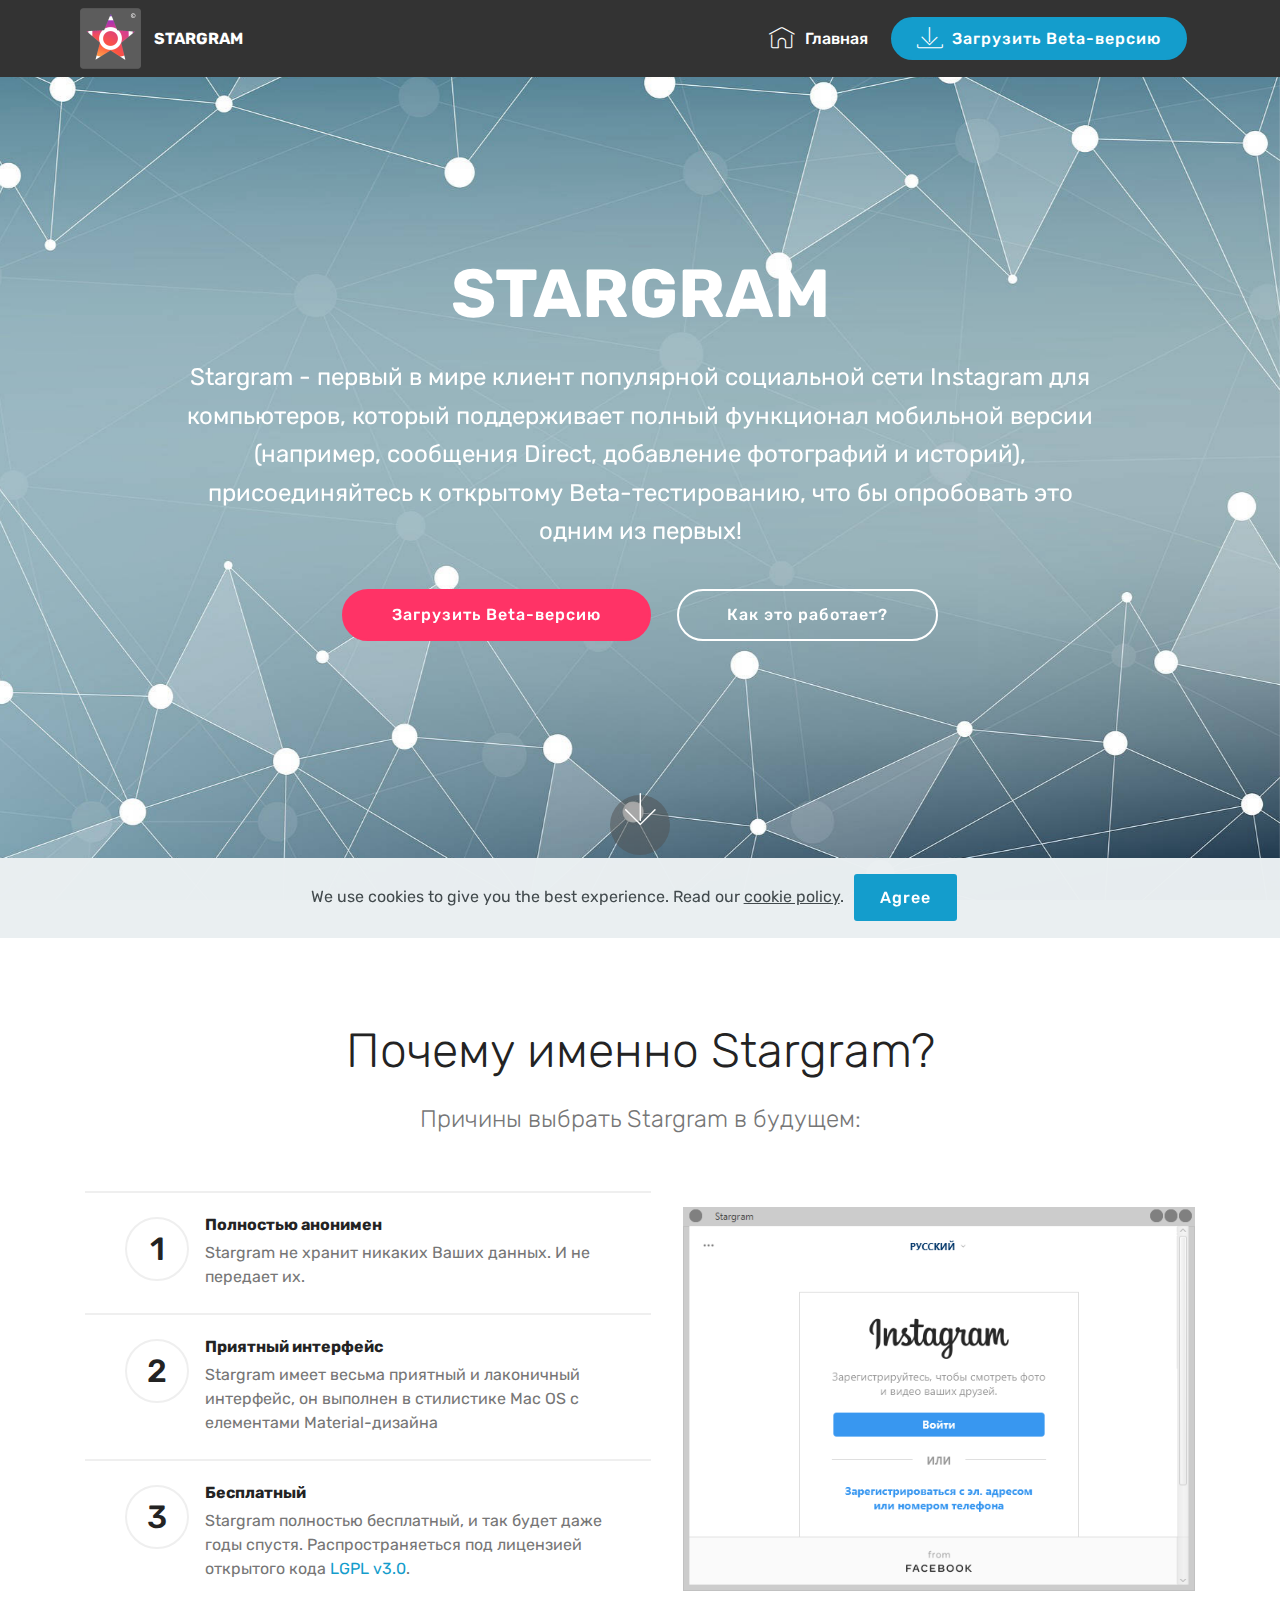
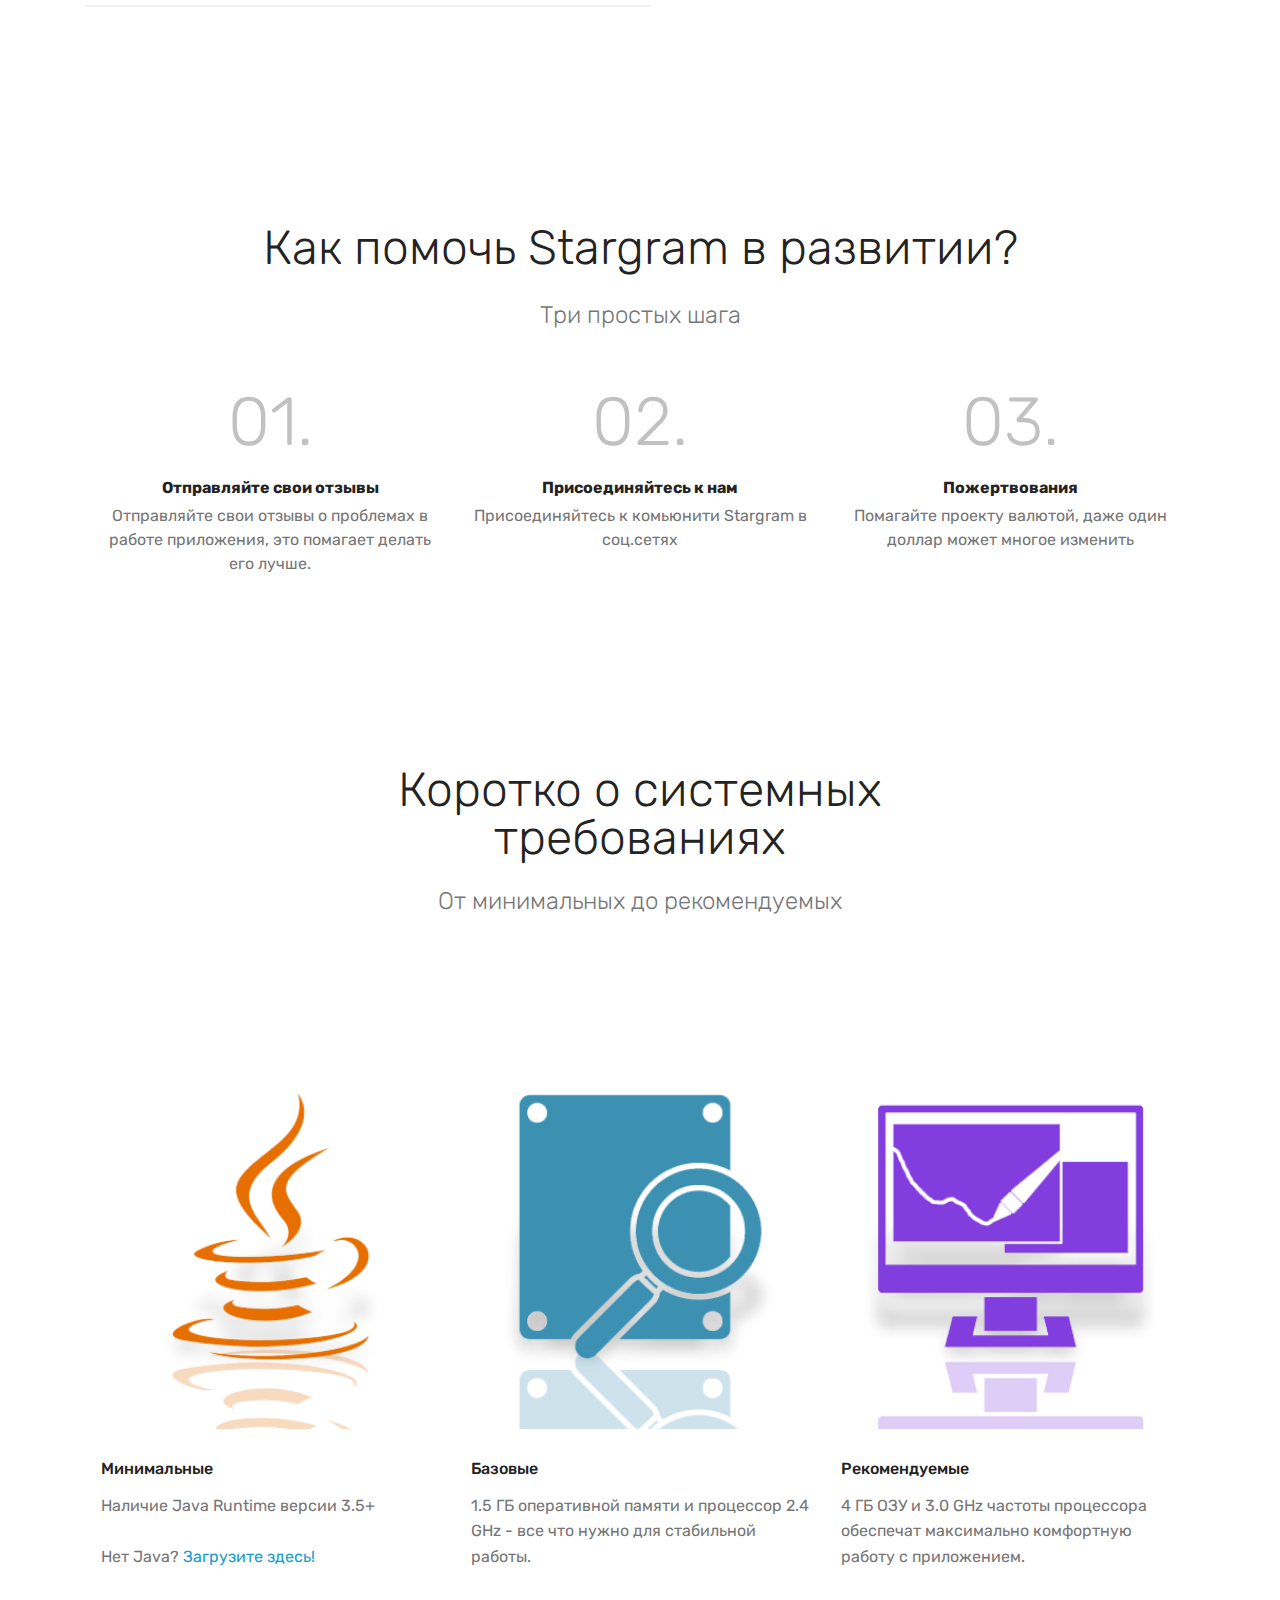
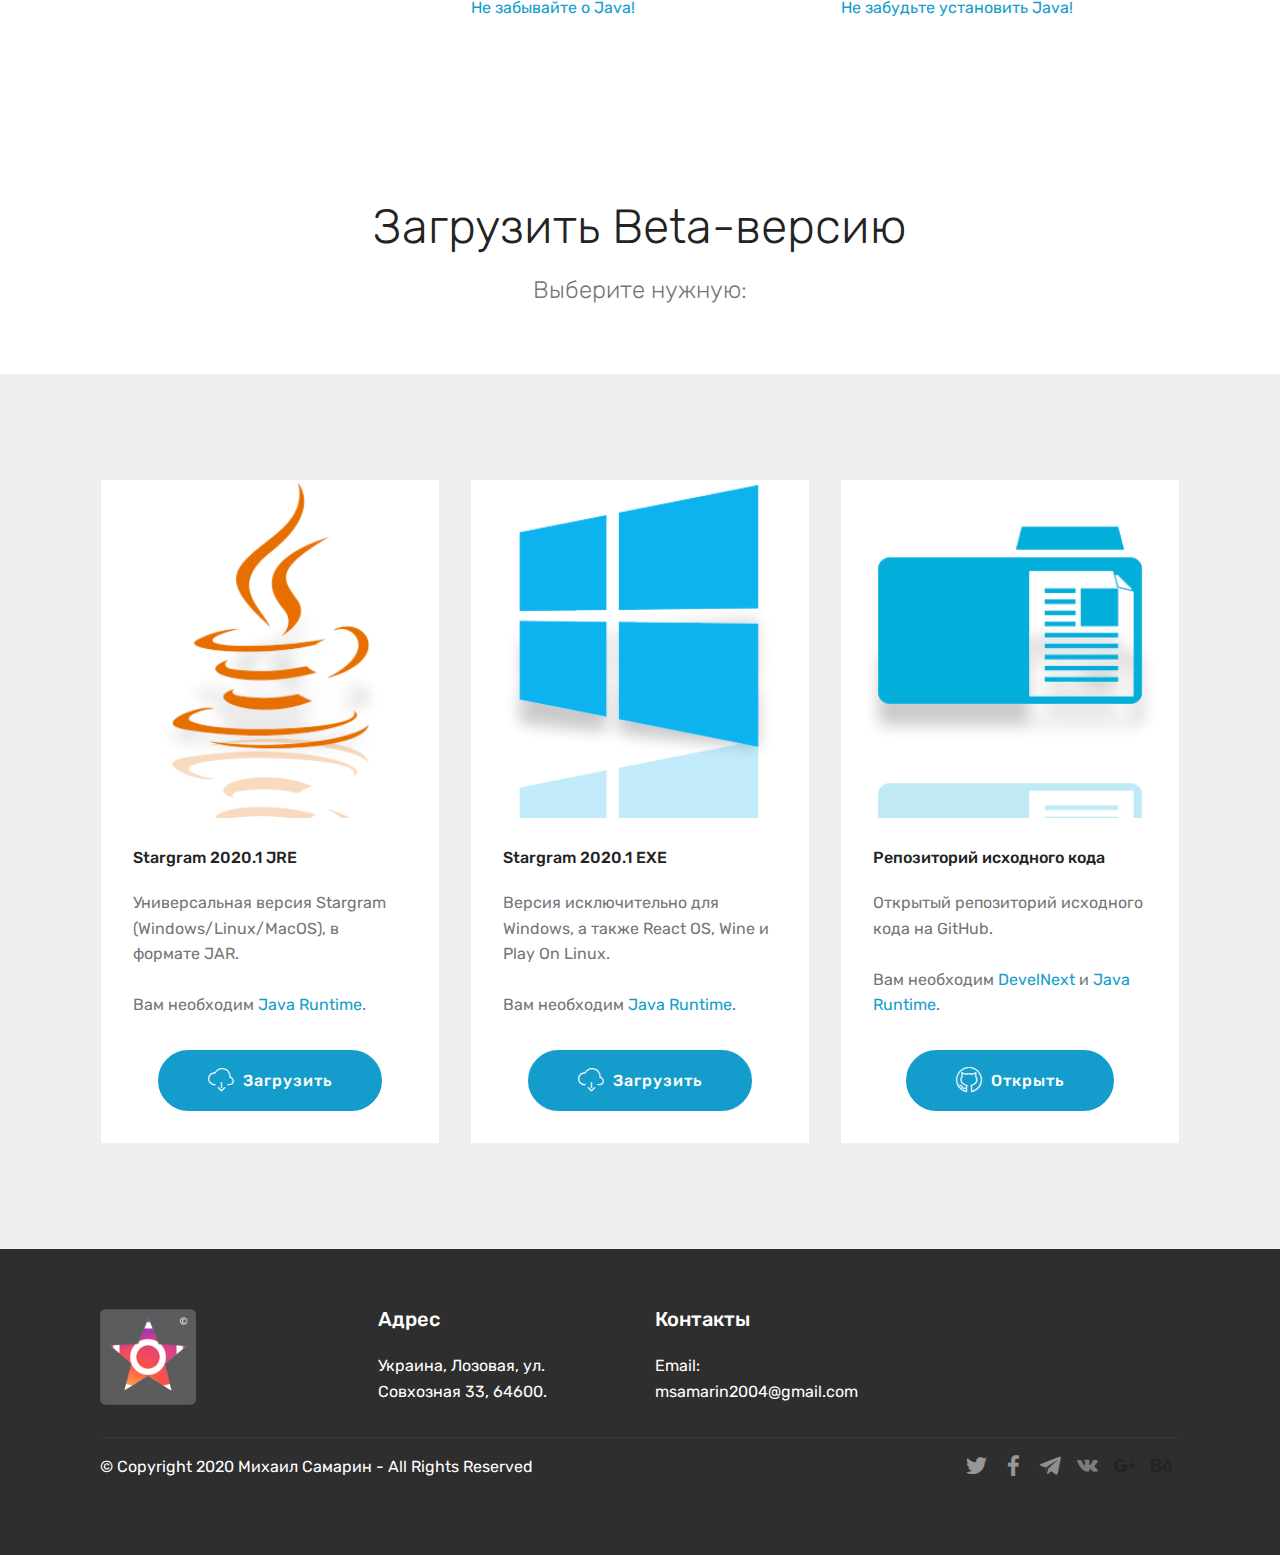
<file: index_ru.html>
<!DOCTYPE html>
<html  >
<head>
  <!-- Site made with Mobirise Website Builder v4.12.2, https://mobirise.com -->
  <meta charset="UTF-8">
  <meta http-equiv="X-UA-Compatible" content="IE=edge">
  <meta name="generator" content="Mobirise v4.12.2, mobirise.com">
  <meta name="viewport" content="width=device-width, initial-scale=1, minimum-scale=1">
  <link rel="shortcut icon" href="assets/images/stargram-122x122.png" type="image/x-icon">
  <meta name="description" content="">
  
  <title>Home</title>
  <link rel="stylesheet" href="assets/web/assets/mobirise-icons/mobirise-icons.css">
  <link rel="stylesheet" href="assets/bootstrap/css/bootstrap.min.css">
  <link rel="stylesheet" href="assets/bootstrap/css/bootstrap-grid.min.css">
  <link rel="stylesheet" href="assets/bootstrap/css/bootstrap-reboot.min.css">
  <link rel="stylesheet" href="assets/tether/tether.min.css">
  <link rel="stylesheet" href="assets/socicon/css/styles.css">
  <link rel="stylesheet" href="assets/dropdown/css/style.css">
  <link rel="stylesheet" href="assets/theme/css/style.css">
  <link rel="preload" as="style" href="assets/mobirise/css/mbr-additional.css"><link rel="stylesheet" href="assets/mobirise/css/mbr-additional.css" type="text/css">
  
  
  
</head>
<body>
  <section class="menu cid-qTkzRZLJNu" once="menu" id="menu1-0">

    

    <nav class="navbar navbar-expand beta-menu navbar-dropdown align-items-center navbar-fixed-top navbar-toggleable-sm">
        <button class="navbar-toggler navbar-toggler-right" type="button" data-toggle="collapse" data-target="#navbarSupportedContent" aria-controls="navbarSupportedContent" aria-expanded="false" aria-label="Toggle navigation">
            <div class="hamburger">
                <span></span>
                <span></span>
                <span></span>
                <span></span>
            </div>
        </button>
        <div class="menu-logo">
            <div class="navbar-brand">
                <span class="navbar-logo">
                    <a href="index.html">
                         <img src="assets/images/stargram-122x122.png" alt="Mobirise" title="" style="height: 3.8rem;">
                    </a>
                </span>
                <span class="navbar-caption-wrap"><a class="navbar-caption text-white display-4" href="https://mobirise.com">STARGRAM</a></span>
            </div>
        </div>
        <div class="collapse navbar-collapse" id="navbarSupportedContent">
            <ul class="navbar-nav nav-dropdown" data-app-modern-menu="true"><li class="nav-item">
                    <a class="nav-link link text-white display-4" href="https://mobirise.com">
                        <span class="mbri-home mbr-iconfont mbr-iconfont-btn"></span>
                        Главная</a>
                </li></ul>
            <div class="navbar-buttons mbr-section-btn"><a class="btn btn-sm btn-primary display-4" href="index.html#features3-a">
                    <span class="mbri-save mbr-iconfont mbr-iconfont-btn "></span>
                    Загрузить Beta-версию</a></div>
        </div>
    </nav>
</section>

<section class="engine"><a href="https://mobirise.info/t">amp template</a></section><section class="cid-qTkA127IK8 mbr-fullscreen mbr-parallax-background" id="header2-1">

    

    

    <div class="container align-center">
        <div class="row justify-content-md-center">
            <div class="mbr-white col-md-10">
                <h1 class="mbr-section-title mbr-bold pb-3 mbr-fonts-style display-1">
                    STARGRAM</h1>
                
                <p class="mbr-text pb-3 mbr-fonts-style display-5">Stargram - первый в мире клиент популярной социальной сети Instagram для компьютеров, который поддерживает полный функционал мобильной версии (например, сообщения Direct, добавление фотографий и историй), присоединяйтесь к открытому Beta-тестированию, что бы опробовать это одним из первых!</p>
                <div class="mbr-section-btn"><a class="btn btn-md btn-secondary display-4" href="index.html#content4-9">Загрузить Beta-версию</a>
                    <a class="btn btn-md btn-white-outline display-4" href="page1.html">Как это работает?</a></div>
            </div>
        </div>
    </div>
    <div class="mbr-arrow hidden-sm-down" aria-hidden="true">
        <a href="#next">
            <i class="mbri-down mbr-iconfont"></i>
        </a>
    </div>
</section>

<section class="counters4 counters cid-rSjwmFftNE" id="counters4-3">

    

    

    <div class="container pt-4 mt-2">
        <h2 class="mbr-section-title pb-3 align-center mbr-fonts-style display-2">Почему именно Stargram?</h2>
        <h3 class="mbr-section-subtitle pb-5 align-center mbr-fonts-style display-5">Причины выбрать Stargram в будущем:</h3>
        <div class="media-container-row">
            <div class="media-block m-auto" style="width: 49%;">
                <div class="mbr-figure">
                    <img src="assets/images/2020-03-05-12733-640x480.png" alt="" title="">
                </div>
            </div>
            <div class="cards-block">
                <div class="cards-container">
                    <div class="card px-3 align-left col-12">
                        <div class="panel-item p-4 d-flex align-items-start">
                            <div class="card-img pr-3">
                                <h3 class="img-text d-flex align-items-center justify-content-center">
                                    1
                                </h3>
                            </div>
                            <div class="card-text">
                                <h4 class="mbr-content-title mbr-bold mbr-fonts-style display-7">Полностью анонимен</h4>
                                <p class="mbr-content-text mbr-fonts-style display-7">
                                    Stargram не хранит никаких Ваших данных. И не передает их.</p>
                            </div>
                        </div>
                    </div>
                    <div class="card px-3 align-left col-12">
                        <div class="panel-item p-4 d-flex align-items-start">
                            <div class="card-img pr-3">
                                <h3 class="img-text d-flex align-items-center justify-content-center">
                                    2
                                </h3>
                            </div>
                            <div class="card-text">
                                <h4 class="mbr-content-title mbr-bold mbr-fonts-style display-7">Приятный интерфейс</h4>
                                <p class="mbr-content-text mbr-fonts-style display-7">Stargram имеет весьма приятный и лаконичный интерфейс, он выполнен в стилистике Mac OS с елементами Material-дизайна</p>
                            </div>
                        </div>
                    </div>
                    <div class="card px-3 align-left col-12">
                        <div class="panel-item p-4 d-flex align-items-start">
                            <div class="card-img pr-3">
                                <h3 class="img-text d-flex align-items-center justify-content-center">
                                    3
                                </h3>
                            </div>
                            <div class="card-text">
                                <h4 class="mbr-content-title mbr-bold mbr-fonts-style display-7">Бесплатный</h4>
                                <p class="mbr-content-text mbr-fonts-style display-7">
                                        Stargram полностью бесплатный, и так будет даже годы спустя. Распространяеться под лицензией открытого кода <a href="https://github.com/samarin-dev/stargram/blob/master/LICENSE" target="_blank">LGPL v3.0</a>.</p>
                            </div>
                        </div>
                    </div>
                    
                </div>
            </div>
        </div>
    </div>
</section>

<section class="counters6 counters cid-rSjzfeAWiG" id="counters6-4">

    

    

    <div class="container pt-4 mt-2">
        <h2 class="mbr-section-title pb-3 align-center mbr-fonts-style display-2">Как помочь Stargram в развитии?</h2>
        <h3 class="mbr-section-subtitle pb-5 align-center mbr-fonts-style display-5">Три простых шага</h3>
        <div>
                <div class="cards-container">
                    <div class="card col-12 col-md-6 col-lg-4 pb-md-4">
                        <div class="panel-item align-center">
                            <div class="card-img pb-3">
                                <h3 class="img-text mbr-fonts-style display-1">01.</h3>
                            </div>
                            <div class="card-text">
                                <h4 class="mbr-content-title mbr-bold mbr-fonts-style display-7">Отправляйте свои отзывы</h4>
                                <p class="mbr-content-text mbr-fonts-style display-7">
                                    Отправляйте свои отзывы о проблемах в работе приложения, это помагает делать его лучше.</p>
                            </div>
                        </div>
                    </div>
                    <div class="card col-12 col-md-6 col-lg-4 pb-md-4">
                        <div class="panel-item align-center">
                            <div class="card-img pb-3">
                                <h3 class="img-text mbr-fonts-style display-1">02.</h3>
                            </div>
                            <div class="card-text">
                                <h4 class="mbr-content-title mbr-bold mbr-fonts-style display-7">Присоединяйтесь к нам</h4>
                                <p class="mbr-content-text mbr-fonts-style display-7">
                                    Присоединяйтесь к комьюнити Stargram в соц.сетях</p>
                            </div>
                        </div>
                    </div>
                    <div class="card col-12 col-md-6 col-lg-4 last-child">
                        <div class="panel-item align-center">
                            <div class="card-img pb-3">
                                <h3 class="img-text mbr-fonts-style display-1">03.</h3>
                            </div>
                            <div class="card-text">
                                <h4 class="mbr-content-title mbr-bold mbr-fonts-style display-7">Пожертвования</h4>
                                <p class="mbr-content-text mbr-fonts-style display-7">
                                        Помагайте проекту валютой, даже один доллар может многое изменить</p>
                            </div>
                        </div>
                    </div>
                    
                </div>
            </div>
    </div>
</section>

<section class="mbr-section content4 cid-rSjAXEw6qH" id="content4-7">

    

    <div class="container">
        <div class="media-container-row">
            <div class="title col-12 col-md-8">
                <h2 class="align-center pb-3 mbr-fonts-style display-2">
                    Коротко о системных требованиях</h2>
                <h3 class="mbr-section-subtitle align-center mbr-light mbr-fonts-style display-5">От минимальных до рекомендуемых</h3>
                
            </div>
        </div>
    </div>
</section>

<section class="features2 cid-rSjB3Xh9oU" id="features2-8">

    

    
    
    <div class="container">
        <div class="media-container-row">
            <div class="card p-3 col-12 col-md-6 col-lg-4">
                <div class="card-wrapper">
                    <div class="card-img">
                        <img src="assets/images/java-mirror-320x320.png" alt="Mobirise" title="">
                    </div>
                    <div class="card-box">
                        <h4 class="card-title pb-3 mbr-fonts-style display-7">
                            Минимальные</h4>
                        <p class="mbr-text mbr-fonts-style display-7">Наличие Java Runtime версии 3.5+<br><br>Нет Java? <a href="http://java.com/download" target="_blank">Загрузите здесь!</a></p>
                    </div>
                </div>
            </div>

            <div class="card p-3 col-12 col-md-6 col-lg-4">
                <div class="card-wrapper">
                    <div class="card-img">
                        <img src="assets/images/indexing-options-mirror-320x320.png" alt="Mobirise" title="">
                    </div>
                    <div class="card-box ">
                        <h4 class="card-title pb-3 mbr-fonts-style display-7">
                            Базовые</h4>
                        <p class="mbr-text mbr-fonts-style display-7">1.5 ГБ оперативной памяти и процессор 2.4 GHz - все что нужно для стабильной работы.<br><br><a href="http://java.com/download">Не забывайте о Java!</a><br></p>
                    </div>
                </div>
            </div>

            <div class="card p-3 col-12 col-md-6 col-lg-4">
                <div class="card-wrapper">
                    <div class="card-img">
                        <img src="assets/images/personalization-alt-mirror-320x320.png" alt="Mobirise" title="">
                    </div>
                    <div class="card-box">
                        <h4 class="card-title pb-3 mbr-fonts-style display-7">Рекомендуемые</h4>
                        <p class="mbr-text mbr-fonts-style display-7">4 ГБ ОЗУ и 3.0 GHz частоты процессора обеспечат максимально комфортную работу с приложением.<br><br><a href="http://java.com/download">Не забудьте установить Java!</a></p>
                    </div>
                </div>
            </div>

            
        </div>
    </div>
</section>

<section class="mbr-section content4 cid-rSjFcTBaJd" id="content4-9">

    

    <div class="container">
        <div class="media-container-row">
            <div class="title col-12 col-md-8">
                <h2 class="align-center pb-3 mbr-fonts-style display-2">
                    Загрузить Beta-версию</h2>
                <h3 class="mbr-section-subtitle align-center mbr-light mbr-fonts-style display-5">
                    Выберите нужную:</h3>
                
            </div>
        </div>
    </div>
</section>

<section class="features3 cid-rSjFpywPuC" id="features3-a">

    

    
    <div class="container">
        <div class="media-container-row">
            <div class="card p-3 col-12 col-md-6 col-lg-4">
                <div class="card-wrapper">
                    <div class="card-img">
                        <img src="assets/images/java-mirror-320x320.png" alt="Mobirise" title="">
                    </div>
                    <div class="card-box">
                        <h4 class="card-title mbr-fonts-style display-7">
                            Stargram 2020.1 JRE</h4>
                        <p class="mbr-text mbr-fonts-style display-7">Универсальная версия Stargram (Windows/Linux/MacOS), в формате JAR. <br><br>Вам необходим <a href="http://java.com/download" target="_blank">Java Runtime</a>.</p>
                    </div>
                    <div class="mbr-section-btn text-center"><a href="http://samarin-dev.github.io/stargram/dist-jar/stargram-2020.1-jre-beta.jar" class="btn btn-primary display-4" target="_blank"><span class="mbri-download mbr-iconfont mbr-iconfont-btn"></span>
                            Загрузить</a></div>
                </div>
            </div>

            <div class="card p-3 col-12 col-md-6 col-lg-4">
                <div class="card-wrapper">
                    <div class="card-img">
                        <img src="assets/images/os-windows-8-mirror-320x320.png" alt="Mobirise" title="">
                    </div>
                    <div class="card-box">
                        <h4 class="card-title mbr-fonts-style display-7">
                            Stargram 2020.1 EXE</h4>
                        <p class="mbr-text mbr-fonts-style display-7">
                            Версия исключительно для Windows, а также React OS, Wine и Play On Linux.<br><br>Вам необходим <a href="http://java.com/download" target="_blank">Java Runtime</a>.<br></p>
                    </div>
                    <div class="mbr-section-btn text-center"><a href="http://samarin-dev.github.io/stargram/dist-exe/stargram-2020.1-exe-beta.exe" class="btn btn-primary display-4" target="_blank"><span class="mbri-download mbr-iconfont mbr-iconfont-btn"></span>Загрузить</a></div>
                </div>
            </div>

            <div class="card p-3 col-12 col-md-6 col-lg-4">
                <div class="card-wrapper">
                    <div class="card-img">
                        <img src="assets/images/documents-folder-mirror-320x320.png" alt="Mobirise" title="">
                    </div>
                    <div class="card-box">
                        <h4 class="card-title mbr-fonts-style display-7">
                            Репозиторий исходного кода</h4>
                        <p class="mbr-text mbr-fonts-style display-7">
                            Открытый репозиторий исходного кода на GitHub.<br><br>Вам необходим <a href="http://develnext.org" target="_blank">DevelNext</a> и <a href="http://java.com/download" target="_blank">Java Runtime</a>.</p>
                    </div>
                    <div class="mbr-section-btn text-center"><a href="http://github.com/samarin-dev/stargram" class="btn btn-primary display-4" target="_blank"><span class="mbri-github mbr-iconfont mbr-iconfont-btn"></span>
                            Открыть</a></div>
                </div>
            </div>

            
        </div>
    </div>
</section>

<section class="cid-rSjIfMNNcd" id="footer1-b">

    

    

    <div class="container">
        <div class="media-container-row content text-white">
            <div class="col-12 col-md-3">
                <div class="media-wrap">
                    <a href="https://mobirise.co/">
                        <img src="assets/images/stargram-122x122.png" alt="Mobirise" title="">
                    </a>
                </div>
            </div>
            <div class="col-12 col-md-3 mbr-fonts-style display-7">
                <h5 class="pb-3">
                    Адрес
                </h5>
                <p class="mbr-text">Украина, Лозовая, ул. Совхозная 33, 64600.</p>
            </div>
            <div class="col-12 col-md-3 mbr-fonts-style display-7">
                <h5 class="pb-3">
                    Контакты
                </h5>
                <p class="mbr-text">
                    Email: msamarin2004@gmail.com<br></p>
            </div>
            <div class="col-12 col-md-3 mbr-fonts-style display-7">
                <h5 class="pb-3"></h5>
                <p class="mbr-text"></p>
            </div>
        </div>
        <div class="footer-lower">
            <div class="media-container-row">
                <div class="col-sm-12">
                    <hr>
                </div>
            </div>
            <div class="media-container-row mbr-white">
                <div class="col-sm-6 copyright">
                    <p class="mbr-text mbr-fonts-style display-7">
                        © Copyright 2020 Михаил Самарин - All Rights Reserved
                    </p>
                </div>
                <div class="col-md-6">
                    <div class="social-list align-right">
                        <div class="soc-item">
                            <a href="https://twitter.com/samarin_dev" target="_blank">
                                <span class="mbr-iconfont mbr-iconfont-social socicon-twitter socicon"></span>
                            </a>
                        </div>
                        <div class="soc-item">
                            <a href="https://www.facebook.com/profile.php?id=100013511885543" target="_blank">
                                <span class="mbr-iconfont mbr-iconfont-social socicon-facebook socicon"></span>
                            </a>
                        </div>
                        <div class="soc-item">
                            <a href="https://t.me/stargram_official" target="_blank">
                                <span class="mbr-iconfont mbr-iconfont-social socicon-telegram socicon" style="color: rgb(239, 239, 239); fill: rgb(239, 239, 239);"></span>
                            </a>
                        </div>
                        <div class="soc-item">
                            
                                <a href="http://vk.com/suicideman_loz" target="_blank"><span class="mbr-iconfont mbr-iconfont-social socicon-vkontakte socicon" style="color: rgb(204, 204, 204); fill: rgb(204, 204, 204);"></span></a>
                            
                        </div>
                        <div class="soc-item">
                            
                                <span class="mbr-iconfont mbr-iconfont-social socicon-googleplus socicon" style="color: rgb(35, 35, 35); fill: rgb(35, 35, 35);"></span>
                            
                        </div>
                        <div class="soc-item">
                            
                                <span class="mbr-iconfont mbr-iconfont-social socicon-behance socicon" style="color: rgb(35, 35, 35); fill: rgb(35, 35, 35);"></span>
                            
                        </div>
                    </div>
                </div>
            </div>
        </div>
    </div>
</section>


  <script src="assets/web/assets/jquery/jquery.min.js"></script>
  <script src="assets/popper/popper.min.js"></script>
  <script src="assets/bootstrap/js/bootstrap.min.js"></script>
  <script src="assets/tether/tether.min.js"></script>
  <script src="assets/web/assets/cookies-alert-plugin/cookies-alert-core.js"></script>
  <script src="assets/web/assets/cookies-alert-plugin/cookies-alert-script.js"></script>
  <script src="assets/dropdown/js/nav-dropdown.js"></script>
  <script src="assets/dropdown/js/navbar-dropdown.js"></script>
  <script src="assets/touchswipe/jquery.touch-swipe.min.js"></script>
  <script src="assets/parallax/jarallax.min.js"></script>
  <script src="assets/viewportchecker/jquery.viewportchecker.js"></script>
  <script src="assets/smoothscroll/smooth-scroll.js"></script>
  <script src="assets/theme/js/script.js"></script>
  
  
<input name="cookieData" type="hidden" data-cookie-customDialogSelector='null' data-cookie-colorText='#424a4d' data-cookie-colorBg='rgba(234, 239, 241, 0.99)' data-cookie-textButton='Agree' data-cookie-colorButton='' data-cookie-colorLink='#424a4d' data-cookie-underlineLink='true' data-cookie-text="We use cookies to give you the best experience. Read our <a href='privacy.html'>cookie policy</a>.">
  </body>
</html>
</file>
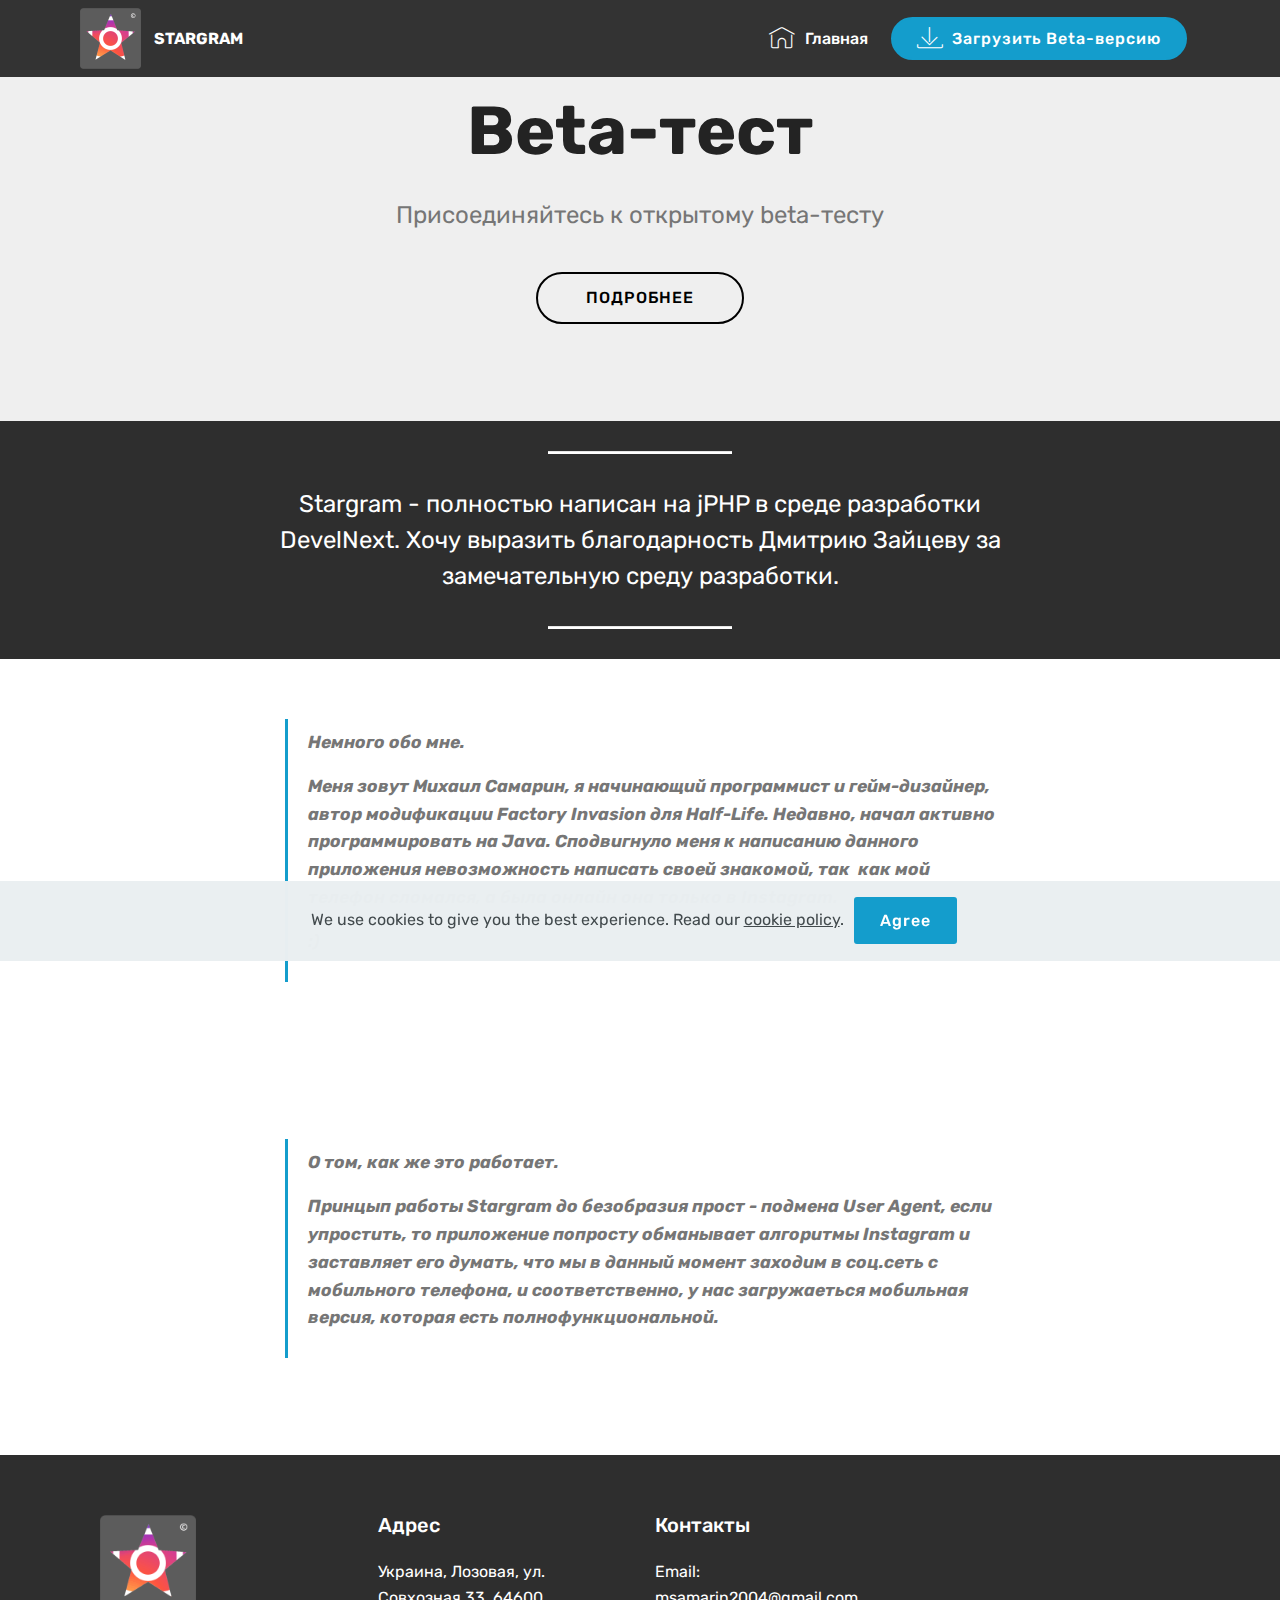
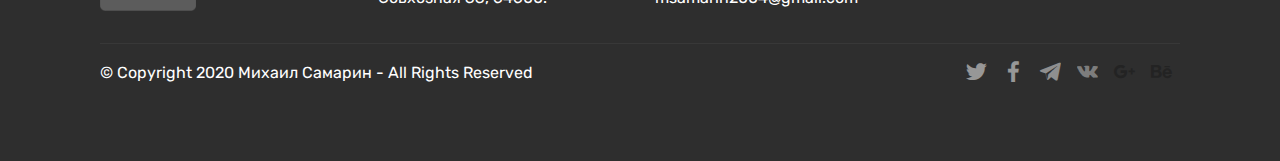
<file: page1.html>
<!DOCTYPE html>
<html  >
<head>
  <!-- Site made with Mobirise Website Builder v4.12.2, https://mobirise.com -->
  <meta charset="UTF-8">
  <meta http-equiv="X-UA-Compatible" content="IE=edge">
  <meta name="generator" content="Mobirise v4.12.2, mobirise.com">
  <meta name="viewport" content="width=device-width, initial-scale=1, minimum-scale=1">
  <link rel="shortcut icon" href="assets/images/stargram-122x122.png" type="image/x-icon">
  <meta name="description" content="">
  
  <title>wiki</title>
  <link rel="stylesheet" href="assets/web/assets/mobirise-icons/mobirise-icons.css">
  <link rel="stylesheet" href="assets/bootstrap/css/bootstrap.min.css">
  <link rel="stylesheet" href="assets/bootstrap/css/bootstrap-grid.min.css">
  <link rel="stylesheet" href="assets/bootstrap/css/bootstrap-reboot.min.css">
  <link rel="stylesheet" href="assets/tether/tether.min.css">
  <link rel="stylesheet" href="assets/dropdown/css/style.css">
  <link rel="stylesheet" href="assets/socicon/css/styles.css">
  <link rel="stylesheet" href="assets/theme/css/style.css">
  <link rel="preload" as="style" href="assets/mobirise/css/mbr-additional.css"><link rel="stylesheet" href="assets/mobirise/css/mbr-additional.css" type="text/css">
  
  
  
</head>
<body>
  <section class="menu cid-rSjRUEWqOo" once="menu" id="menu1-c">

    

    <nav class="navbar navbar-expand beta-menu navbar-dropdown align-items-center navbar-fixed-top navbar-toggleable-sm">
        <button class="navbar-toggler navbar-toggler-right" type="button" data-toggle="collapse" data-target="#navbarSupportedContent" aria-controls="navbarSupportedContent" aria-expanded="false" aria-label="Toggle navigation">
            <div class="hamburger">
                <span></span>
                <span></span>
                <span></span>
                <span></span>
            </div>
        </button>
        <div class="menu-logo">
            <div class="navbar-brand">
                <span class="navbar-logo">
                    <a href="index-ru.html">
                         <img src="assets/images/stargram-122x122.png" alt="Mobirise" title="" style="height: 3.8rem;">
                    </a>
                </span>
                <span class="navbar-caption-wrap"><a class="navbar-caption text-white display-4" href="index-ru.html">STARGRAM</a></span>
            </div>
        </div>
        <div class="collapse navbar-collapse" id="navbarSupportedContent">
            <ul class="navbar-nav nav-dropdown" data-app-modern-menu="true"><li class="nav-item">
                    <a class="nav-link link text-white display-4" href="index-ru.html">
                        <span class="mbri-home mbr-iconfont mbr-iconfont-btn"></span>
                        Главная</a>
                </li></ul>
            <div class="navbar-buttons mbr-section-btn"><a class="btn btn-sm btn-primary display-4" href="index-ru.html#features3-a">
                    <span class="mbri-save mbr-iconfont mbr-iconfont-btn "></span>
                    Загрузить Beta-версию</a></div>
        </div>
    </nav>
</section>

<section class="engine"><a href="https://mobirise.info/p">site templates free download</a></section><section class="header1 cid-rSjWmDuiYZ" id="header16-q">

    

    

    <div class="container">
        <div class="row justify-content-md-center">
            <div class="col-md-10 align-center">
                <h1 class="mbr-section-title mbr-bold pb-3 mbr-fonts-style display-1">Beta-тест</h1>
                
                <p class="mbr-text pb-3 mbr-fonts-style display-5">
                    Присоединяйтесь к открытому beta-тесту</p>
                <div class="mbr-section-btn"><a class="btn btn-md btn-black-outline display-4" href="index-ru.html">ПОДРОБНЕЕ</a></div>
            </div>
        </div>
    </div>

</section>

<section class="mbr-section article content10 cid-rSjSIk8eEP" id="content10-n">
    
     

    <div class="container">
        <div class="inner-container" style="width: 66%;">
            <hr class="line" style="width: 25%;">
            <div class="section-text align-center mbr-white mbr-fonts-style display-5">Stargram - полностью написан на jPHP в среде разработки DevelNext. Хочу выразить благодарность Дмитрию Зайцеву за замечательную среду разработки.</div>
            <hr class="line" style="width: 25%;">
        </div>
    </div>
</section>

<section class="mbr-section article content1 cid-rSjTdTgxyP" id="content2-o">

     

    <div class="container">
        <div class="media-container-row">
            <div class="mbr-text col-12 col-md-8 mbr-fonts-style display-2">
                <blockquote><p><strong>Немного обо мне.</strong></p><p><strong>Меня зовут Михаил Самарин, я начинающий программист и гейм-дизайнер, автор модификации Factory Invasion для Half-Life. Недавно, начал активно программировать на Java. Сподвигнуло меня к написанию данного приложения невозможность написать своей знакомой, так &nbsp;как мой телефон сломался, а была онлайн она только в Instagram.</strong></p><p><strong>:)</strong></p></blockquote>
            </div>
        </div>
    </div>
</section>

<section class="mbr-section article content1 cid-rSjUmhIKkj" id="content2-p">

     

    <div class="container">
        <div class="media-container-row">
            <div class="mbr-text col-12 col-md-8 mbr-fonts-style display-7">
                <blockquote><p><strong>О том, как же это работает.</strong></p><p><strong>Принцып работы Stargram до безобразия прост - подмена User Agent, если упростить, то приложение попросту обманывает алгоритмы Instagram и заставляет его думать, что мы в данный момент заходим в соц.сеть с мобильного телефона, и соответственно, у нас загружаеться мобильная версия, которая есть полнофункциональной.</strong></p></blockquote>
            </div>
        </div>
    </div>
</section>

<section class="cid-rSjRW0r91j" id="footer1-k">

    

    

    <div class="container">
        <div class="media-container-row content text-white">
            <div class="col-12 col-md-3">
                <div class="media-wrap">
                    <a href="https://mobirise.co/">
                        <img src="assets/images/stargram-122x122.png" alt="Mobirise" title="">
                    </a>
                </div>
            </div>
            <div class="col-12 col-md-3 mbr-fonts-style display-7">
                <h5 class="pb-3">
                    Адрес
                </h5>
                <p class="mbr-text">Украина, Лозовая, ул. Совхозная 33, 64600.</p>
            </div>
            <div class="col-12 col-md-3 mbr-fonts-style display-7">
                <h5 class="pb-3">
                    Контакты
                </h5>
                <p class="mbr-text">
                    Email: msamarin2004@gmail.com<br></p>
            </div>
            <div class="col-12 col-md-3 mbr-fonts-style display-7">
                <h5 class="pb-3"></h5>
                <p class="mbr-text"></p>
            </div>
        </div>
        <div class="footer-lower">
            <div class="media-container-row">
                <div class="col-sm-12">
                    <hr>
                </div>
            </div>
            <div class="media-container-row mbr-white">
                <div class="col-sm-6 copyright">
                    <p class="mbr-text mbr-fonts-style display-7">
                        © Copyright 2020 Михаил Самарин - All Rights Reserved
                    </p>
                </div>
                <div class="col-md-6">
                    <div class="social-list align-right">
                        <div class="soc-item">
                            <a href="https://twitter.com/samarin_dev" target="_blank">
                                <span class="mbr-iconfont mbr-iconfont-social socicon-twitter socicon"></span>
                            </a>
                        </div>
                        <div class="soc-item">
                            <a href="https://www.facebook.com/profile.php?id=100013511885543" target="_blank">
                                <span class="mbr-iconfont mbr-iconfont-social socicon-facebook socicon"></span>
                            </a>
                        </div>
                        <div class="soc-item">
                            <a href="https://t.me/stargram_official" target="_blank">
                                <span class="mbr-iconfont mbr-iconfont-social socicon-telegram socicon" style="color: rgb(239, 239, 239); fill: rgb(239, 239, 239);"></span>
                            </a>
                        </div>
                        <div class="soc-item">
                            
                                <a href="http://vk.com/suicideman_loz"><span class="mbr-iconfont mbr-iconfont-social socicon-vkontakte socicon" style="color: rgb(204, 204, 204); fill: rgb(204, 204, 204);"></span></a>
                            
                        </div>
                        <div class="soc-item">
                            
                                <span class="mbr-iconfont mbr-iconfont-social socicon-googleplus socicon" style="color: rgb(35, 35, 35); fill: rgb(35, 35, 35);"></span>
                            
                        </div>
                        <div class="soc-item">
                            
                                <span class="mbr-iconfont mbr-iconfont-social socicon-behance socicon" style="color: rgb(35, 35, 35); fill: rgb(35, 35, 35);"></span>
                            
                        </div>
                    </div>
                </div>
            </div>
        </div>
    </div>
</section>


  <script src="assets/web/assets/jquery/jquery.min.js"></script>
  <script src="assets/popper/popper.min.js"></script>
  <script src="assets/bootstrap/js/bootstrap.min.js"></script>
  <script src="assets/tether/tether.min.js"></script>
  <script src="assets/web/assets/cookies-alert-plugin/cookies-alert-core.js"></script>
  <script src="assets/web/assets/cookies-alert-plugin/cookies-alert-script.js"></script>
  <script src="assets/smoothscroll/smooth-scroll.js"></script>
  <script src="assets/dropdown/js/nav-dropdown.js"></script>
  <script src="assets/dropdown/js/navbar-dropdown.js"></script>
  <script src="assets/touchswipe/jquery.touch-swipe.min.js"></script>
  <script src="assets/theme/js/script.js"></script>
  
  
<input name="cookieData" type="hidden" data-cookie-customDialogSelector='null' data-cookie-colorText='#424a4d' data-cookie-colorBg='rgba(234, 239, 241, 0.99)' data-cookie-textButton='Agree' data-cookie-colorButton='' data-cookie-colorLink='#424a4d' data-cookie-underlineLink='true' data-cookie-text="We use cookies to give you the best experience. Read our <a href='privacy.html'>cookie policy</a>.">
  </body>
</html>
</file>
<file: assets/web/assets/mobirise-icons/mobirise-icons.css>
@font-face {
  font-family: 'MobiriseIcons';
  src:  url('mobirise-icons.eot?spat4u');
  src:  url('mobirise-icons.eot?spat4u#iefix') format('embedded-opentype'),
    url('mobirise-icons.ttf?spat4u') format('truetype'),
    url('mobirise-icons.woff?spat4u') format('woff'),
    url('mobirise-icons.svg?spat4u#MobiriseIcons') format('svg');
  font-weight: normal;
  font-style: normal;
  font-display: swap;
}

[class^="mbri-"], [class*=" mbri-"] {
  /* use !important to prevent issues with browser extensions that change fonts */
  font-family: MobiriseIcons !important;
  speak: none;
  font-style: normal;
  font-weight: normal;
  font-variant: normal;
  text-transform: none;
  line-height: 1;

  /* Better Font Rendering =========== */
  -webkit-font-smoothing: antialiased;
  -moz-osx-font-smoothing: grayscale;
}

.mbri-add-submenu:before {
  content: "\e900";
}
.mbri-alert:before {
  content: "\e901";
}
.mbri-align-center:before {
  content: "\e902";
}
.mbri-align-justify:before {
  content: "\e903";
}
.mbri-align-left:before {
  content: "\e904";
}
.mbri-align-right:before {
  content: "\e905";
}
.mbri-android:before {
  content: "\e906";
}
.mbri-apple:before {
  content: "\e907";
}
.mbri-arrow-down:before {
  content: "\e908";
}
.mbri-arrow-next:before {
  content: "\e909";
}
.mbri-arrow-prev:before {
  content: "\e90a";
}
.mbri-arrow-up:before {
  content: "\e90b";
}
.mbri-bold:before {
  content: "\e90c";
}
.mbri-bookmark:before {
  content: "\e90d";
}
.mbri-bootstrap:before {
  content: "\e90e";
}
.mbri-briefcase:before {
  content: "\e90f";
}
.mbri-browse:before {
  content: "\e910";
}
.mbri-bulleted-list:before {
  content: "\e911";
}
.mbri-calendar:before {
  content: "\e912";
}
.mbri-camera:before {
  content: "\e913";
}
.mbri-cart-add:before {
  content: "\e914";
}
.mbri-cart-full:before {
  content: "\e915";
}
.mbri-cash:before {
  content: "\e916";
}
.mbri-change-style:before {
  content: "\e917";
}
.mbri-chat:before {
  content: "\e918";
}
.mbri-clock:before {
  content: "\e919";
}
.mbri-close:before {
  content: "\e91a";
}
.mbri-cloud:before {
  content: "\e91b";
}
.mbri-code:before {
  content: "\e91c";
}
.mbri-contact-form:before {
  content: "\e91d";
}
.mbri-credit-card:before {
  content: "\e91e";
}
.mbri-cursor-click:before {
  content: "\e91f";
}
.mbri-cust-feedback:before {
  content: "\e920";
}
.mbri-database:before {
  content: "\e921";
}
.mbri-delivery:before {
  content: "\e922";
}
.mbri-desktop:before {
  content: "\e923";
}
.mbri-devices:before {
  content: "\e924";
}
.mbri-down:before {
  content: "\e925";
}
.mbri-download:before {
  content: "\e989";
}
.mbri-drag-n-drop:before {
  content: "\e927";
}
.mbri-drag-n-drop2:before {
  content: "\e928";
}
.mbri-edit:before {
  content: "\e929";
}
.mbri-edit2:before {
  content: "\e92a";
}
.mbri-error:before {
  content: "\e92b";
}
.mbri-extension:before {
  content: "\e92c";
}
.mbri-features:before {
  content: "\e92d";
}
.mbri-file:before {
  content: "\e92e";
}
.mbri-flag:before {
  content: "\e92f";
}
.mbri-folder:before {
  content: "\e930";
}
.mbri-gift:before {
  content: "\e931";
}
.mbri-github:before {
  content: "\e932";
}
.mbri-globe:before {
  content: "\e933";
}
.mbri-globe-2:before {
  content: "\e934";
}
.mbri-growing-chart:before {
  content: "\e935";
}
.mbri-hearth:before {
  content: "\e936";
}
.mbri-help:before {
  content: "\e937";
}
.mbri-home:before {
  content: "\e938";
}
.mbri-hot-cup:before {
  content: "\e939";
}
.mbri-idea:before {
  content: "\e93a";
}
.mbri-image-gallery:before {
  content: "\e93b";
}
.mbri-image-slider:before {
  content: "\e93c";
}
.mbri-info:before {
  content: "\e93d";
}
.mbri-italic:before {
  content: "\e93e";
}
.mbri-key:before {
  content: "\e93f";
}
.mbri-laptop:before {
  content: "\e940";
}
.mbri-layers:before {
  content: "\e941";
}
.mbri-left-right:before {
  content: "\e942";
}
.mbri-left:before {
  content: "\e943";
}
.mbri-letter:before {
  content: "\e944";
}
.mbri-like:before {
  content: "\e945";
}
.mbri-link:before {
  content: "\e946";
}
.mbri-lock:before {
  content: "\e947";
}
.mbri-login:before {
  content: "\e948";
}
.mbri-logout:before {
  content: "\e949";
}
.mbri-magic-stick:before {
  content: "\e94a";
}
.mbri-map-pin:before {
  content: "\e94b";
}
.mbri-menu:before {
  content: "\e94c";
}
.mbri-mobile:before {
  content: "\e94d";
}
.mbri-mobile2:before {
  content: "\e94e";
}
.mbri-mobirise:before {
  content: "\e94f";
}
.mbri-more-horizontal:before {
  content: "\e950";
}
.mbri-more-vertical:before {
  content: "\e951";
}
.mbri-music:before {
  content: "\e952";
}
.mbri-new-file:before {
  content: "\e953";
}
.mbri-numbered-list:before {
  content: "\e954";
}
.mbri-opened-folder:before {
  content: "\e955";
}
.mbri-pages:before {
  content: "\e956";
}
.mbri-paper-plane:before {
  content: "\e957";
}
.mbri-paperclip:before {
  content: "\e958";
}
.mbri-photo:before {
  content: "\e959";
}
.mbri-photos:before {
  content: "\e95a";
}
.mbri-pin:before {
  content: "\e95b";
}
.mbri-play:before {
  content: "\e95c";
}
.mbri-plus:before {
  content: "\e95d";
}
.mbri-preview:before {
  content: "\e95e";
}
.mbri-print:before {
  content: "\e95f";
}
.mbri-protect:before {
  content: "\e960";
}
.mbri-question:before {
  content: "\e961";
}
.mbri-quote-left:before {
  content: "\e962";
}
.mbri-quote-right:before {
  content: "\e963";
}
.mbri-refresh:before {
  content: "\e964";
}
.mbri-responsive:before {
  content: "\e965";
}
.mbri-right:before {
  content: "\e966";
}
.mbri-rocket:before {
  content: "\e967";
}
.mbri-sad-face:before {
  content: "\e968";
}
.mbri-sale:before {
  content: "\e969";
}
.mbri-save:before {
  content: "\e96a";
}
.mbri-search:before {
  content: "\e96b";
}
.mbri-setting:before {
  content: "\e96c";
}
.mbri-setting2:before {
  content: "\e96d";
}
.mbri-setting3:before {
  content: "\e96e";
}
.mbri-share:before {
  content: "\e96f";
}
.mbri-shopping-bag:before {
  content: "\e970";
}
.mbri-shopping-basket:before {
  content: "\e971";
}
.mbri-shopping-cart:before {
  content: "\e972";
}
.mbri-sites:before {
  content: "\e973";
}
.mbri-smile-face:before {
  content: "\e974";
}
.mbri-speed:before {
  content: "\e975";
}
.mbri-star:before {
  content: "\e976";
}
.mbri-success:before {
  content: "\e977";
}
.mbri-sun:before {
  content: "\e978";
}
.mbri-sun2:before {
  content: "\e979";
}
.mbri-tablet:before {
  content: "\e97a";
}
.mbri-tablet-vertical:before {
  content: "\e97b";
}
.mbri-target:before {
  content: "\e97c";
}
.mbri-timer:before {
  content: "\e97d";
}
.mbri-to-ftp:before {
  content: "\e97e";
}
.mbri-to-local-drive:before {
  content: "\e97f";
}
.mbri-touch-swipe:before {
  content: "\e980";
}
.mbri-touch:before {
  content: "\e981";
}
.mbri-trash:before {
  content: "\e982";
}
.mbri-underline:before {
  content: "\e983";
}
.mbri-unlink:before {
  content: "\e984";
}
.mbri-unlock:before {
  content: "\e985";
}
.mbri-up-down:before {
  content: "\e986";
}
.mbri-up:before {
  content: "\e987";
}
.mbri-update:before {
  content: "\e988";
}
.mbri-upload:before {
 content: "\e926"; 
}
.mbri-user:before {
  content: "\e98a";
}
.mbri-user2:before {
  content: "\e98b";
}
.mbri-users:before {
  content: "\e98c";
}
.mbri-video:before {
  content: "\e98d";
}
.mbri-video-play:before {
  content: "\e98e";
}
.mbri-watch:before {
  content: "\e98f";
}
.mbri-website-theme:before {
  content: "\e990";
}
.mbri-wifi:before {
  content: "\e991";
}
.mbri-windows:before {
  content: "\e992";
}
.mbri-zoom-out:before {
  content: "\e993";
}
.mbri-redo:before {
  content: "\e994";
}
.mbri-undo:before {
  content: "\e995";
}
</file>
<file: assets/socicon/css/styles.css>
@charset "UTF-8";

@font-face {
  font-family: "socicon";
  src:url("../fonts/socicon.eot");
  src:url("../fonts/socicon.eot?#iefix") format("embedded-opentype"),
    url("../fonts/socicon.woff") format("woff"),
    url("../fonts/socicon.ttf") format("truetype"),
    url("../fonts/socicon.svg#socicon") format("svg");
  font-weight: normal;
  font-style: normal;
  font-display:swap;
}

[data-icon]:before {
  font-family: "socicon" !important;
  content: attr(data-icon);
  font-style: normal !important;
  font-weight: normal !important;
  font-variant: normal !important;
  text-transform: none !important;
  speak: none;
  line-height: 1;
  -webkit-font-smoothing: antialiased;
  -moz-osx-font-smoothing: grayscale;
}

[class^="socicon-"]:before,
[class*=" socicon-"]:before {
  font-family: "socicon" !important;
  font-style: normal !important;
  font-weight: normal !important;
  font-variant: normal !important;
  text-transform: none !important;
  speak: none;
  line-height: 1;
  -webkit-font-smoothing: antialiased;
  -moz-osx-font-smoothing: grayscale;
}

.socicon-modelmayhem:before {
  content: "\e000";
}
.socicon-mixcloud:before {
  content: "\e001";
}
.socicon-drupal:before {
  content: "\e002";
}
.socicon-swarm:before {
  content: "\e003";
}
.socicon-istock:before {
  content: "\e004";
}
.socicon-yammer:before {
  content: "\e005";
}
.socicon-ello:before {
  content: "\e006";
}
.socicon-stackoverflow:before {
  content: "\e007";
}
.socicon-persona:before {
  content: "\e008";
}
.socicon-triplej:before {
  content: "\e009";
}
.socicon-houzz:before {
  content: "\e00a";
}
.socicon-rss:before {
  content: "\e00b";
}
.socicon-paypal:before {
  content: "\e00c";
}
.socicon-odnoklassniki:before {
  content: "\e00d";
}
.socicon-airbnb:before {
  content: "\e00e";
}
.socicon-periscope:before {
  content: "\e00f";
}
.socicon-outlook:before {
  content: "\e010";
}
.socicon-coderwall:before {
  content: "\e011";
}
.socicon-tripadvisor:before {
  content: "\e012";
}
.socicon-appnet:before {
  content: "\e013";
}
.socicon-goodreads:before {
  content: "\e014";
}
.socicon-tripit:before {
  content: "\e015";
}
.socicon-lanyrd:before {
  content: "\e016";
}
.socicon-slideshare:before {
  content: "\e017";
}
.socicon-buffer:before {
  content: "\e018";
}
.socicon-disqus:before {
  content: "\e019";
}
.socicon-vkontakte:before {
  content: "\e01a";
}
.socicon-whatsapp:before {
  content: "\e01b";
}
.socicon-patreon:before {
  content: "\e01c";
}
.socicon-storehouse:before {
  content: "\e01d";
}
.socicon-pocket:before {
  content: "\e01e";
}
.socicon-mail:before {
  content: "\e01f";
}
.socicon-blogger:before {
  content: "\e020";
}
.socicon-technorati:before {
  content: "\e021";
}
.socicon-reddit:before {
  content: "\e022";
}
.socicon-dribbble:before {
  content: "\e023";
}
.socicon-stumbleupon:before {
  content: "\e024";
}
.socicon-digg:before {
  content: "\e025";
}
.socicon-envato:before {
  content: "\e026";
}
.socicon-behance:before {
  content: "\e027";
}
.socicon-delicious:before {
  content: "\e028";
}
.socicon-deviantart:before {
  content: "\e029";
}
.socicon-forrst:before {
  content: "\e02a";
}
.socicon-play:before {
  content: "\e02b";
}
.socicon-zerply:before {
  content: "\e02c";
}
.socicon-wikipedia:before {
  content: "\e02d";
}
.socicon-apple:before {
  content: "\e02e";
}
.socicon-flattr:before {
  content: "\e02f";
}
.socicon-github:before {
  content: "\e030";
}
.socicon-renren:before {
  content: "\e031";
}
.socicon-friendfeed:before {
  content: "\e032";
}
.socicon-newsvine:before {
  content: "\e033";
}
.socicon-identica:before {
  content: "\e034";
}
.socicon-bebo:before {
  content: "\e035";
}
.socicon-zynga:before {
  content: "\e036";
}
.socicon-steam:before {
  content: "\e037";
}
.socicon-xbox:before {
  content: "\e038";
}
.socicon-windows:before {
  content: "\e039";
}
.socicon-qq:before {
  content: "\e03a";
}
.socicon-douban:before {
  content: "\e03b";
}
.socicon-meetup:before {
  content: "\e03c";
}
.socicon-playstation:before {
  content: "\e03d";
}
.socicon-android:before {
  content: "\e03e";
}
.socicon-snapchat:before {
  content: "\e03f";
}
.socicon-twitter:before {
  content: "\e040";
}
.socicon-facebook:before {
  content: "\e041";
}
.socicon-googleplus:before {
  content: "\e042";
}
.socicon-pinterest:before {
  content: "\e043";
}
.socicon-foursquare:before {
  content: "\e044";
}
.socicon-yahoo:before {
  content: "\e045";
}
.socicon-skype:before {
  content: "\e046";
}
.socicon-yelp:before {
  content: "\e047";
}
.socicon-feedburner:before {
  content: "\e048";
}
.socicon-linkedin:before {
  content: "\e049";
}
.socicon-viadeo:before {
  content: "\e04a";
}
.socicon-xing:before {
  content: "\e04b";
}
.socicon-myspace:before {
  content: "\e04c";
}
.socicon-soundcloud:before {
  content: "\e04d";
}
.socicon-spotify:before {
  content: "\e04e";
}
.socicon-grooveshark:before {
  content: "\e04f";
}
.socicon-lastfm:before {
  content: "\e050";
}
.socicon-youtube:before {
  content: "\e051";
}
.socicon-vimeo:before {
  content: "\e052";
}
.socicon-dailymotion:before {
  content: "\e053";
}
.socicon-vine:before {
  content: "\e054";
}
.socicon-flickr:before {
  content: "\e055";
}
.socicon-500px:before {
  content: "\e056";
}
.socicon-wordpress:before {
  content: "\e058";
}
.socicon-tumblr:before {
  content: "\e059";
}
.socicon-twitch:before {
  content: "\e05a";
}
.socicon-8tracks:before {
  content: "\e05b";
}
.socicon-amazon:before {
  content: "\e05c";
}
.socicon-icq:before {
  content: "\e05d";
}
.socicon-smugmug:before {
  content: "\e05e";
}
.socicon-ravelry:before {
  content: "\e05f";
}
.socicon-weibo:before {
  content: "\e060";
}
.socicon-baidu:before {
  content: "\e061";
}
.socicon-angellist:before {
  content: "\e062";
}
.socicon-ebay:before {
  content: "\e063";
}
.socicon-imdb:before {
  content: "\e064";
}
.socicon-stayfriends:before {
  content: "\e065";
}
.socicon-residentadvisor:before {
  content: "\e066";
}
.socicon-google:before {
  content: "\e067";
}
.socicon-yandex:before {
  content: "\e068";
}
.socicon-sharethis:before {
  content: "\e069";
}
.socicon-bandcamp:before {
  content: "\e06a";
}
.socicon-itunes:before {
  content: "\e06b";
}
.socicon-deezer:before {
  content: "\e06c";
}
.socicon-telegram:before {
  content: "\e06e";
}
.socicon-openid:before {
  content: "\e06f";
}
.socicon-amplement:before {
  content: "\e070";
}
.socicon-viber:before {
  content: "\e071";
}
.socicon-zomato:before {
  content: "\e072";
}
.socicon-draugiem:before {
  content: "\e074";
}
.socicon-endomodo:before {
  content: "\e075";
}
.socicon-filmweb:before {
  content: "\e076";
}
.socicon-stackexchange:before {
  content: "\e077";
}
.socicon-wykop:before {
  content: "\e078";
}
.socicon-teamspeak:before {
  content: "\e079";
}
.socicon-teamviewer:before {
  content: "\e07a";
}
.socicon-ventrilo:before {
  content: "\e07b";
}
.socicon-younow:before {
  content: "\e07c";
}
.socicon-raidcall:before {
  content: "\e07d";
}
.socicon-mumble:before {
  content: "\e07e";
}
.socicon-medium:before {
  content: "\e06d";
}
.socicon-bebee:before {
  content: "\e07f";
}
.socicon-hitbox:before {
  content: "\e080";
}
.socicon-reverbnation:before {
  content: "\e081";
}
.socicon-formulr:before {
  content: "\e082";
}
.socicon-instagram:before {
  content: "\e057";
}
.socicon-battlenet:before {
  content: "\e083";
}
.socicon-chrome:before {
  content: "\e084";
}
.socicon-discord:before {
  content: "\e086";
}
.socicon-issuu:before {
  content: "\e087";
}
.socicon-macos:before {
  content: "\e088";
}
.socicon-firefox:before {
  content: "\e089";
}
.socicon-opera:before {
  content: "\e08d";
}
.socicon-keybase:before {
  content: "\e090";
}
.socicon-alliance:before {
  content: "\e091";
}
.socicon-livejournal:before {
  content: "\e092";
}
.socicon-googlephotos:before {
  content: "\e093";
}
.socicon-horde:before {
  content: "\e094";
}
.socicon-etsy:before {
  content: "\e095";
}
.socicon-zapier:before {
  content: "\e096";
}
.socicon-google-scholar:before {
  content: "\e097";
}
.socicon-researchgate:before {
  content: "\e098";
}
.socicon-wechat:before {
  content: "\e099";
}
.socicon-strava:before {
  content: "\e09a";
}
.socicon-line:before {
  content: "\e09b";
}
.socicon-lyft:before {
  content: "\e09c";
}
.socicon-uber:before {
  content: "\e09d";
}
.socicon-songkick:before {
  content: "\e09e";
}
.socicon-viewbug:before {
  content: "\e09f";
}
.socicon-googlegroups:before {
  content: "\e0a0";
}
.socicon-quora:before {
  content: "\e073";
}
.socicon-diablo:before {
  content: "\e085";
}
.socicon-blizzard:before {
  content: "\e0a1";
}
.socicon-hearthstone:before {
  content: "\e08b";
}
.socicon-heroes:before {
  content: "\e08a";
}
.socicon-overwatch:before {
  content: "\e08c";
}
.socicon-warcraft:before {
  content: "\e08e";
}
.socicon-starcraft:before {
  content: "\e08f";
}
.socicon-beam:before {
  content: "\e0a2";
}
.socicon-curse:before {
  content: "\e0a3";
}
.socicon-player:before {
  content: "\e0a4";
}
.socicon-streamjar:before {
  content: "\e0a5";
}
.socicon-nintendo:before {
  content: "\e0a6";
}
.socicon-hellocoton:before {
  content: "\e0a7";
}
</file>
<file: assets/dropdown/css/style.css>
.navbar-dropdown {
  left: 0;
  padding: 0;
  position: absolute;
  right: 0;
  top: 0;
  transition: all 0.45s ease;
  z-index: 1030;
  background: #282828; }
  .navbar-dropdown .navbar-logo {
    margin-right: 0.8rem;
    transition: margin 0.3s ease-in-out;
    vertical-align: middle; }
    .navbar-dropdown .navbar-logo img {
      height: 3.125rem;
      transition: all 0.3s ease-in-out; }
    .navbar-dropdown .navbar-logo.mbr-iconfont {
      font-size: 3.125rem;
      line-height: 3.125rem; }
  .navbar-dropdown .navbar-caption {
    font-weight: 700;
    white-space: normal;
    vertical-align: -4px;
    line-height: 3.125rem !important; }
    .navbar-dropdown .navbar-caption, .navbar-dropdown .navbar-caption:hover {
      color: inherit;
      text-decoration: none; }
  .navbar-dropdown .mbr-iconfont + .navbar-caption {
    vertical-align: -1px; }
  .navbar-dropdown.navbar-fixed-top {
    position: fixed; }
  .navbar-dropdown .navbar-brand span {
    vertical-align: -4px; }
  .navbar-dropdown.bg-color.transparent {
    background: none; }
  .navbar-dropdown.navbar-short .navbar-brand {
    padding: 0.625rem 0; }
    .navbar-dropdown.navbar-short .navbar-brand span {
      vertical-align: -1px; }
  .navbar-dropdown.navbar-short .navbar-caption {
    line-height: 2.375rem !important;
    vertical-align: -2px; }
  .navbar-dropdown.navbar-short .navbar-logo {
    margin-right: 0.5rem; }
    .navbar-dropdown.navbar-short .navbar-logo img {
      height: 2.375rem; }
    .navbar-dropdown.navbar-short .navbar-logo.mbr-iconfont {
      font-size: 2.375rem;
      line-height: 2.375rem; }
  .navbar-dropdown.navbar-short .mbr-table-cell {
    height: 3.625rem; }
  .navbar-dropdown .navbar-close {
    left: 0.6875rem;
    position: fixed;
    top: 0.75rem;
    z-index: 1000; }
  .navbar-dropdown .hamburger-icon {
    content: "";
    display: inline-block;
    vertical-align: middle;
    width: 16px;
    -webkit-box-shadow: 0 -6px 0 1px #282828,0 0 0 1px #282828,0 6px 0 1px #282828;
    -moz-box-shadow: 0 -6px 0 1px #282828,0 0 0 1px #282828,0 6px 0 1px #282828;
    box-shadow: 0 -6px 0 1px #282828,0 0 0 1px #282828,0 6px 0 1px #282828; }

.dropdown-menu .dropdown-toggle[data-toggle="dropdown-submenu"]::after {
  border-bottom: 0.35em solid transparent;
  border-left: 0.35em solid;
  border-right: 0;
  border-top: 0.35em solid transparent;
  margin-left: 0.3rem; }

.dropdown-menu .dropdown-item:focus {
  outline: 0; }

.nav-dropdown {
  font-size: 0.75rem;
  font-weight: 500;
  height: auto !important; }
  .nav-dropdown .nav-btn {
    padding-left: 1rem; }
  .nav-dropdown .link {
    margin: .667em 1.667em;
    font-weight: 500;
    padding: 0;
    transition: color .2s ease-in-out; }
    .nav-dropdown .link.dropdown-toggle {
      margin-right: 2.583em; }
      .nav-dropdown .link.dropdown-toggle::after {
        margin-left: .25rem;
        border-top: 0.35em solid;
        border-right: 0.35em solid transparent;
        border-left: 0.35em solid transparent;
        border-bottom: 0; }
      .nav-dropdown .link.dropdown-toggle[aria-expanded="true"] {
        margin: 0;
        padding: 0.667em 3.263em  0.667em 1.667em; }
  .nav-dropdown .link::after,
  .nav-dropdown .dropdown-item::after {
    color: inherit; }
  .nav-dropdown .btn {
    font-size: 0.75rem;
    font-weight: 700;
    letter-spacing: 0;
    margin-bottom: 0;
    padding-left: 1.25rem;
    padding-right: 1.25rem; }
  .nav-dropdown .dropdown-menu {
    border-radius: 0;
    border: 0;
    left: 0;
    margin: 0;
    padding-bottom: 1.25rem;
    padding-top: 1.25rem;
    position: relative; }
  .nav-dropdown .dropdown-submenu {
    margin-left: 0.125rem;
    top: 0; }
  .nav-dropdown .dropdown-item {
    font-weight: 500;
    line-height: 2;
    padding: 0.3846em 4.615em 0.3846em 1.5385em;
    position: relative;
    transition: color .2s ease-in-out, background-color .2s ease-in-out; }
    .nav-dropdown .dropdown-item::after {
      margin-top: -0.3077em;
      position: absolute;
      right: 1.1538em;
      top: 50%; }
    .nav-dropdown .dropdown-item:focus, .nav-dropdown .dropdown-item:hover {
      background: none; }

@media (max-width: 767px) {
  .nav-dropdown.navbar-toggleable-sm {
    bottom: 0;
    display: none;
    left: 0;
    overflow-x: hidden;
    position: fixed;
    top: 0;
    transform: translateX(-100%);
    -ms-transform: translateX(-100%);
    -webkit-transform: translateX(-100%);
    width: 18.75rem;
    z-index: 999; } }
.nav-dropdown.navbar-toggleable-xl {
  bottom: 0;
  display: none;
  left: 0;
  overflow-x: hidden;
  position: fixed;
  top: 0;
  transform: translateX(-100%);
  -ms-transform: translateX(-100%);
  -webkit-transform: translateX(-100%);
  width: 18.75rem;
  z-index: 999; }

.nav-dropdown-sm {
  display: block !important;
  overflow-x: hidden;
  overflow: auto;
  padding-top: 3.875rem; }
  .nav-dropdown-sm::after {
    content: "";
    display: block;
    height: 3rem;
    width: 100%; }
  .nav-dropdown-sm.collapse.in ~ .navbar-close {
    display: block !important; }
  .nav-dropdown-sm.collapsing, .nav-dropdown-sm.collapse.in {
    transform: translateX(0);
    -ms-transform: translateX(0);
    -webkit-transform: translateX(0);
    transition: all 0.25s ease-out;
    -webkit-transition: all 0.25s ease-out;
    background: #282828; }
  .nav-dropdown-sm.collapsing[aria-expanded="false"] {
    transform: translateX(-100%);
    -ms-transform: translateX(-100%);
    -webkit-transform: translateX(-100%); }
  .nav-dropdown-sm .nav-item {
    display: block;
    margin-left: 0 !important;
    padding-left: 0; }
  .nav-dropdown-sm .link,
  .nav-dropdown-sm .dropdown-item {
    border-top: 1px dotted rgba(255, 255, 255, 0.1);
    font-size: 0.8125rem;
    line-height: 1.6;
    margin: 0 !important;
    padding: 0.875rem 2.4rem 0.875rem 1.5625rem !important;
    position: relative;
    white-space: normal; }
    .nav-dropdown-sm .link:focus, .nav-dropdown-sm .link:hover,
    .nav-dropdown-sm .dropdown-item:focus,
    .nav-dropdown-sm .dropdown-item:hover {
      background: rgba(0, 0, 0, 0.2) !important;
      color: #c0a375; }
  .nav-dropdown-sm .nav-btn {
    position: relative;
    padding: 1.5625rem 1.5625rem 0 1.5625rem; }
    .nav-dropdown-sm .nav-btn::before {
      border-top: 1px dotted rgba(255, 255, 255, 0.1);
      content: "";
      left: 0;
      position: absolute;
      top: 0;
      width: 100%; }
    .nav-dropdown-sm .nav-btn + .nav-btn {
      padding-top: 0.625rem; }
      .nav-dropdown-sm .nav-btn + .nav-btn::before {
        display: none; }
  .nav-dropdown-sm .btn {
    padding: 0.625rem 0; }
  .nav-dropdown-sm .dropdown-toggle[data-toggle="dropdown-submenu"]::after {
    margin-left: .25rem;
    border-top: 0.35em solid;
    border-right: 0.35em solid transparent;
    border-left: 0.35em solid transparent;
    border-bottom: 0; }
  .nav-dropdown-sm .dropdown-toggle[data-toggle="dropdown-submenu"][aria-expanded="true"]::after {
    border-top: 0;
    border-right: 0.35em solid transparent;
    border-left: 0.35em solid transparent;
    border-bottom: 0.35em solid; }
  .nav-dropdown-sm .dropdown-menu {
    margin: 0;
    padding: 0;
    position: relative;
    top: 0;
    left: 0;
    width: 100%;
    border: 0;
    float: none;
    border-radius: 0;
    background: none; }
  .nav-dropdown-sm .dropdown-submenu {
    left: 100%;
    margin-left: 0.125rem;
    margin-top: -1.25rem;
    top: 0; }

.navbar-toggleable-sm .nav-dropdown .dropdown-menu {
  position: absolute; }

.navbar-toggleable-sm .nav-dropdown .dropdown-submenu {
  left: 100%;
  margin-left: 0.125rem;
  margin-top: -1.25rem;
  top: 0; }

.navbar-toggleable-sm.opened .nav-dropdown .dropdown-menu {
  position: relative; }

.navbar-toggleable-sm.opened .nav-dropdown .dropdown-submenu {
  left: 0;
  margin-left: 00rem;
  margin-top: 0rem;
  top: 0; }

.is-builder .nav-dropdown.collapsing {
  transition: none !important; }

/*# sourceMappingURL=style.css.map */
</file>
<file: assets/theme/css/style.css>
/*!
 * Mobirise v4 theme (https://mobirise.com/)
 * Copyright 2017 Mobirise
 */
section {
  background-color: #eeeeee; }

body {
  font-style: normal;
  line-height: 1.5; }

section,
.container,
.container-fluid {
  position: relative;
  word-wrap: break-word; }

a.mbr-iconfont:hover {
  text-decoration: none; }

.article .lead p,
.article .lead ul,
.article .lead ol,
.article .lead pre,
.article .lead blockquote {
  margin-bottom: 0; }

ul,
ol,
pre,
blockquote {
  margin-bottom: 2.3125rem; }

pre {
  background: #f4f4f4;
  padding: 10px 24px;
  white-space: pre-wrap; }

.inactive {
  -webkit-user-select: none;
  -moz-user-select: none;
  -ms-user-select: none;
  user-select: none;
  pointer-events: none;
  -webkit-user-drag: none;
  user-drag: none; }

.mbr-section__comments .row {
  justify-content: center;
  -webkit-justify-content: center; }

a {
  font-style: normal;
  font-weight: 400;
  cursor: pointer; }
  a, a:hover {
    text-decoration: none; }

figure {
  margin-bottom: 0; }

body {
  color: #232323; }

h1,
h2,
h3,
h4,
h5,
h6,
.h1,
.h2,
.h3,
.h4,
.h5,
.h6,
.display-1,
.display-2,
.display-3,
.display-4 {
  line-height: 1;
  word-break: break-word;
  word-wrap: break-word; }

.mbr-section-title {
  font-style: normal;
  line-height: 1.2; }

.mbr-section-subtitle {
  line-height: 1.3; }

.mbr-text {
  font-style: normal;
  line-height: 1.6; }

b,
strong {
  font-weight: bold; }

blockquote {
  padding: 10px 0 10px 20px;
  position: relative;
  border-left: 2px solid;
  border-color: #ff3366; }

input:-webkit-autofill, input:-webkit-autofill:hover, input:-webkit-autofill:focus, input:-webkit-autofill:active {
  transition-delay: 9999s;
  transition-property: background-color, color; }

textarea[type='hidden'] {
  display: none; }

body {
  position: relative; }

section {
  background-position: 50% 50%;
  background-repeat: no-repeat;
  background-size: cover; }
  section .mbr-background-video,
  section .mbr-background-video-preview {
    position: absolute;
    bottom: 0;
    left: 0;
    right: 0;
    top: 0; }

.hidden {
  visibility: hidden; }

.mbr-z-index20 {
  z-index: 20; }

/*! Base colors */
.mbr-white {
  color: #ffffff; }

.mbr-black {
  color: #000000; }

.mbr-bg-white {
  background-color: #ffffff; }

.mbr-bg-black {
  background-color: #000000; }

/*! Text-aligns */
.align-left {
  text-align: left; }

.align-center {
  text-align: center; }

.align-right {
  text-align: right; }

@media (max-width: 767px) {
  .align-left,
  .align-center,
  .align-right,
  .mbr-section-btn,
  .mbr-section-title {
    text-align: center; } }
/*! Font-weight  */
.mbr-light {
  font-weight: 300; }

.mbr-regular {
  font-weight: 400; }

.mbr-semibold {
  font-weight: 500; }

.mbr-bold {
  font-weight: 700; }

/*! Media  */
.media-size-item {
  -webkit-flex: 1 1 auto;
  -moz-flex: 1 1 auto;
  -ms-flex: 1 1 auto;
  -o-flex: 1 1 auto;
  flex: 1 1 auto; }

.media-content {
  -webkit-flex-basis: 100%;
  flex-basis: 100%; }

.media-container-row {
  display: -ms-flexbox;
  display: -webkit-flex;
  display: flex;
  -webkit-flex-direction: row;
  -ms-flex-direction: row;
  flex-direction: row;
  -webkit-flex-wrap: wrap;
  -ms-flex-wrap: wrap;
  flex-wrap: wrap;
  -webkit-justify-content: center;
  -ms-flex-pack: center;
  justify-content: center;
  -webkit-align-content: center;
  -ms-flex-line-pack: center;
  align-content: center;
  -webkit-align-items: start;
  -ms-flex-align: start;
  align-items: start; }
  .media-container-row .media-size-item {
    width: 400px; }

.media-container-column {
  display: -ms-flexbox;
  display: -webkit-flex;
  display: flex;
  -webkit-flex-direction: column;
  -ms-flex-direction: column;
  flex-direction: column;
  -webkit-flex-wrap: wrap;
  -ms-flex-wrap: wrap;
  flex-wrap: wrap;
  -webkit-justify-content: center;
  -ms-flex-pack: center;
  justify-content: center;
  -webkit-align-content: center;
  -ms-flex-line-pack: center;
  align-content: center;
  -webkit-align-items: stretch;
  -ms-flex-align: stretch;
  align-items: stretch; }
  .media-container-column > * {
    width: 100%; }

@media (min-width: 992px) {
  .media-container-row {
    -webkit-flex-wrap: nowrap;
    -ms-flex-wrap: nowrap;
    flex-wrap: nowrap; } }
figure {
  overflow: hidden; }

figure[mbr-media-size] {
  transition: width 0.1s; }

.mbr-figure img,
.mbr-figure iframe {
  display: block;
  width: 100%; }

.card {
  background-color: transparent;
  border: none; }

.card-box {
  width: 100%; }

.card-img {
  text-align: center;
  flex-shrink: 0;
  -webkit-flex-shrink: 0; }

.media {
  max-width: 100%;
  margin: 0 auto; }

.mbr-figure {
  -ms-flex-item-align: center;
  -ms-grid-row-align: center;
  -webkit-align-self: center;
  align-self: center; }

.media-container > div {
  max-width: 100%; }

.mbr-figure img,
.card-img img {
  width: 100%; }

@media (max-width: 991px) {
  .media-size-item {
    width: auto !important; }

  .media {
    width: auto; }

  .mbr-figure {
    width: 100% !important; } }
/*! Buttons */
.btn {
  font-weight: 500;
  border-width: 2px;
  font-style: normal;
  letter-spacing: 1px;
  margin: .4rem .8rem;
  white-space: normal;
  -webkit-transition: all .3s ease-in-out;
  -moz-transition: all .3s ease-in-out;
  transition: all .3s ease-in-out;
  display: inline-flex;
  align-items: center;
  justify-content: center;
  word-break: break-word;
  -webkit-align-items: center;
  -webkit-justify-content: center;
  display: -webkit-inline-flex; }

.btn-sm {
  font-weight: 500;
  letter-spacing: 1px;
  -webkit-transition: all .3s ease-in-out;
  -moz-transition: all .3s ease-in-out;
  transition: all .3s ease-in-out; }

.btn-md {
  font-weight: 500;
  letter-spacing: 1px;
  margin: .4rem .8rem !important;
  -webkit-transition: all .3s ease-in-out;
  -moz-transition: all .3s ease-in-out;
  transition: all .3s ease-in-out; }

.btn-lg {
  font-weight: 500;
  letter-spacing: 1px;
  margin: .4rem .8rem !important;
  -webkit-transition: all .3s ease-in-out;
  -moz-transition: all .3s ease-in-out;
  transition: all .3s ease-in-out; }

.mbr-section-btn {
  margin-left: -0.25rem;
  margin-right: -0.25rem;
  font-size: 0; }

nav .mbr-section-btn {
  margin-left: 0rem;
  margin-right: 0rem; }

.btn-form {
  border-radius: 0; }
  .btn-form:hover {
    cursor: pointer; }

/*! Btn icon margin */
.btn .mbr-iconfont,
.btn.btn-sm .mbr-iconfont {
  cursor: pointer;
  margin-right: 0.5rem; }

.btn.btn-md .mbr-iconfont,
.btn.btn-md .mbr-iconfont {
  margin-right: 0.8rem; }

.mbr-regular {
  font-weight: 400; }

.mbr-semibold {
  font-weight: 500; }

.mbr-bold {
  font-weight: 700; }

[type='submit'] {
  -webkit-appearance: none; }

/*! Full-screen */
.mbr-fullscreen .mbr-overlay {
  min-height: 100vh; }

.mbr-fullscreen {
  display: flex;
  display: -webkit-flex;
  display: -moz-flex;
  display: -ms-flex;
  display: -o-flex;
  align-items: center;
  -webkit-align-items: center;
  min-height: 100vh;
  padding-top: 3rem;
  padding-bottom: 3rem; }

/*! Map */
.map {
  height: 25rem;
  position: relative; }
  .map iframe {
    width: 100%;
    height: 100%; }

.mbr-overlay {
  background-color: #000;
  bottom: 0;
  left: 0;
  opacity: .5;
  position: absolute;
  right: 0;
  top: 0;
  z-index: 0;
  pointer-events: none; }

/* Form */
blockquote {
  font-style: italic;
  padding: 10px 0 10px 20px;
  font-size: 1.09rem;
  position: relative;
  border-width: 3px; }

.form-control {
  background-color: #f5f5f5;
  box-shadow: none;
  color: #565656;
  line-height: 1.43;
  min-height: 3.5em;
  padding: 1.07em .5em; }
  .form-control, .form-control:focus {
    border: 1px solid #e8e8e8; }
  .form-active .form-control:invalid {
    border-color: red; }

.form-control-label {
  position: relative;
  cursor: pointer;
  margin-bottom: .357em;
  padding: 0; }

.alert {
  color: #ffffff;
  border-radius: 0;
  border: 0;
  font-size: .875rem;
  line-height: 1.5;
  margin-bottom: 1.875rem;
  padding: 1.25rem;
  position: relative; }
  .alert.alert-form::after {
    background-color: inherit;
    bottom: -7px;
    content: "";
    display: block;
    height: 14px;
    left: 50%;
    margin-left: -7px;
    position: absolute;
    transform: rotate(45deg);
    width: 14px;
    -webkit-transform: rotate(45deg); }

.form-asterisk {
  font-family: initial;
  position: absolute;
  top: -2px;
  font-weight: normal; }

/*! Scroll to top arrow */
#scrollToTop a i:before {
  content: '';
  position: absolute;
  height: 40%;
  top: 25%;
  background: #fff;
  width: 2px;
  left: calc(50% - 1px); }
#scrollToTop a i:after {
  content: '';
  position: absolute;
  display: block;
  border-top: 2px solid #fff;
  border-right: 2px solid #fff;
  width: 40%;
  height: 40%;
  left: 30%;
  bottom: 30%;
  transform: rotate(135deg);
  -webkit-transform: rotate(135deg); }

.mbr-arrow-up {
  bottom: 25px;
  right: 90px;
  position: fixed;
  text-align: right;
  z-index: 5000;
  color: #ffffff;
  font-size: 32px;
  transform: rotate(180deg);
  -webkit-transform: rotate(180deg); }

.mbr-arrow-up a {
  background: rgba(0, 0, 0, 0.2);
  border-radius: 3px;
  color: #fff;
  display: inline-block;
  height: 60px;
  width: 60px;
  outline-style: none !important;
  position: relative;
  text-decoration: none;
  transition: all 0.3s ease-in-out;
  cursor: pointer;
  text-align: center; }
  .mbr-arrow-up a:hover {
    background-color: rgba(0, 0, 0, 0.4); }
  .mbr-arrow-up a i {
    line-height: 60px; }

.mbr-arrow-up-icon {
  display: block;
  color: #fff; }

.mbr-arrow-up-icon::before {
  content: '\203a';
  display: inline-block;
  font-family: serif;
  font-size: 32px;
  line-height: 1;
  font-style: normal;
  position: relative;
  top: 6px;
  left: -4px;
  -webkit-transform: rotate(-90deg);
  transform: rotate(-90deg); }

/*! Arrow Down */
.mbr-arrow {
  position: absolute;
  bottom: 45px;
  left: 50%;
  width: 60px;
  height: 60px;
  cursor: pointer;
  background-color: rgba(80, 80, 80, 0.5);
  border-radius: 50%;
  -webkit-transform: translateX(-50%);
  transform: translateX(-50%); }
  .mbr-arrow > a {
    display: inline-block;
    text-decoration: none;
    outline-style: none;
    -webkit-animation: arrowdown 1.7s ease-in-out infinite;
    animation: arrowdown 1.7s ease-in-out infinite; }
    .mbr-arrow > a > i {
      position: absolute;
      top: -2px;
      left: 15px;
      font-size: 2rem; }

@keyframes arrowdown {
  0% {
    transform: translateY(0px);
    -webkit-transform: translateY(0px); }
  50% {
    transform: translateY(-5px);
    -webkit-transform: translateY(-5px); }
  100% {
    transform: translateY(0px);
    -webkit-transform: translateY(0px); } }
@-webkit-keyframes arrowdown {
  0% {
    transform: translateY(0px);
    -webkit-transform: translateY(0px); }
  50% {
    transform: translateY(-5px);
    -webkit-transform: translateY(-5px); }
  100% {
    transform: translateY(0px);
    -webkit-transform: translateY(0px); } }
@media (max-width: 500px) {
  .mbr-arrow-up {
    left: 50%;
    right: auto;
    transform: translateX(-50%) rotate(180deg);
    -webkit-transform: translateX(-50%) rotate(180deg); } }
/*Gradients animation*/
@keyframes gradient-animation {
  from {
    background-position: 0% 100%;
    animation-timing-function: ease-in-out; }
  to {
    background-position: 100% 0%;
    animation-timing-function: ease-in-out; } }
@-webkit-keyframes gradient-animation {
  from {
    background-position: 0% 100%;
    animation-timing-function: ease-in-out; }
  to {
    background-position: 100% 0%;
    animation-timing-function: ease-in-out; } }
.bg-gradient {
  background-size: 200% 200%;
  animation: gradient-animation 5s infinite alternate;
  -webkit-animation: gradient-animation 5s infinite alternate; }

.menu .navbar-brand {
  display: -webkit-flex; }
  .menu .navbar-brand span {
    display: flex;
    display: -webkit-flex; }
  .menu .navbar-brand .navbar-caption-wrap {
    display: -webkit-flex; }
  .menu .navbar-brand .navbar-logo img {
    display: -webkit-flex; }
@media (min-width: 768px) and (max-width: 1023px) {
  .menu .navbar-toggleable-sm .navbar-nav {
    display: -webkit-box;
    display: -webkit-flex;
    display: -ms-flexbox; } }
@media (max-width: 1023px) {
  .menu .navbar-collapse {
    max-height: 93.5vh; }
    .menu .navbar-collapse.show {
      overflow: auto; } }
@media (min-width: 1024px) {
  .menu .navbar-nav.nav-dropdown {
    display: -webkit-flex; }
  .menu .navbar-toggleable-sm .navbar-collapse {
    display: -webkit-flex !important; }
  .menu .collapsed .navbar-collapse {
    max-height: 93.5vh; }
    .menu .collapsed .navbar-collapse.show {
      overflow: auto; } }
@media (max-width: 767px) {
  .menu .navbar-collapse {
    max-height: 80vh; } }

/* Others*/
.note-check a[data-value=Rubik] {
  font-style: normal; }

.mbr-arrow a {
  color: #ffffff; }

@media (max-width: 767px) {
  .mbr-arrow {
    display: none; } }
.navbar {
  display: -webkit-flex;
  -webkit-flex-wrap: wrap;
  -webkit-align-items: center;
  -webkit-justify-content: space-between; }

.navbar-collapse {
  -webkit-flex-basis: 100%;
  -webkit-flex-grow: 1;
  -webkit-align-items: center; }

.nav-dropdown .link {
  padding: 0.667em 1.667em !important;
  margin: 0 !important; }

.nav {
  display: -webkit-flex;
  -webkit-flex-wrap: wrap; }

.row {
  display: -webkit-flex;
  -webkit-flex-wrap: wrap; }

.justify-content-center {
  -webkit-justify-content: center; }

.form-inline {
  display: -webkit-flex;
  -webkit-flex-flow: row wrap;
  -webkit-align-items: center; }

.card-wrapper {
  -webkit-flex: 1; }

.carousel-control {
  z-index: 10;
  display: -webkit-flex;
  -webkit-align-items: center;
  -webkit-justify-content: center; }

.carousel-controls {
  display: -webkit-flex; }

.media {
  display: -webkit-flex; }

.form-group:focus {
  outline: none; }

.jq-selectbox__select {
  padding: 1.07em 0.5em;
  position: absolute;
  top: 0;
  left: 0;
  width: 100%; }

.jq-selectbox__dropdown {
  position: absolute;
  top: 100% !important;
  left: 0 !important;
  width: 100% !important; }

.jq-selectbox__trigger-arrow {
  transform: translateY(-50%); }

.jq-selectbox li {
  padding: 1.07em 0.5em; }

input[type='range'] {
  padding-left: 0 !important;
  padding-right: 0 !important; }

.modal-dialog,
.modal-content {
  height: 100%; }

.modal-dialog .carousel-inner {
  height: calc(100vh - 1.75rem); }
  @media (max-width: 575px) {
    .modal-dialog .carousel-inner {
      height: calc(100vh - 1rem); } }

.carousel-item {
  text-align: center; }

.carousel-item img {
  margin: auto; }

.navbar-toggler {
  -webkit-align-self: flex-start;
  -ms-flex-item-align: start;
  align-self: flex-start;
  padding: 0.25rem 0.75rem;
  font-size: 1.25rem;
  line-height: 1;
  background: transparent;
  border: 1px solid transparent;
  -webkit-border-radius: 0.25rem;
  border-radius: 0.25rem; }

.navbar-toggler:focus,
.navbar-toggler:hover {
  text-decoration: none; }

.navbar-toggler-icon {
  display: inline-block;
  width: 1.5em;
  height: 1.5em;
  vertical-align: middle;
  content: '';
  background: no-repeat center center;
  -webkit-background-size: 100% 100%;
  -o-background-size: 100% 100%;
  background-size: 100% 100%; }

.navbar-toggler-left {
  position: absolute;
  left: 1rem; }

.navbar-toggler-right {
  position: absolute;
  right: 1rem; }

@media (max-width: 575px) {
  .navbar-toggleable .navbar-nav .dropdown-menu {
    position: static;
    float: none; }

  .navbar-toggleable > .container {
    padding-right: 0;
    padding-left: 0; } }
@media (min-width: 576px) {
  .navbar-toggleable {
    -webkit-box-orient: horizontal;
    -webkit-box-direction: normal;
    -webkit-flex-direction: row;
    -ms-flex-direction: row;
    flex-direction: row;
    -webkit-flex-wrap: nowrap;
    -ms-flex-wrap: nowrap;
    flex-wrap: nowrap;
    -webkit-box-align: center;
    -webkit-align-items: center;
    -ms-flex-align: center;
    align-items: center; }

  .navbar-toggleable .navbar-nav {
    -webkit-box-orient: horizontal;
    -webkit-box-direction: normal;
    -webkit-flex-direction: row;
    -ms-flex-direction: row;
    flex-direction: row; }

  .navbar-toggleable .navbar-nav .nav-link {
    padding-right: 0.5rem;
    padding-left: 0.5rem; }

  .navbar-toggleable > .container {
    display: -webkit-box;
    display: -webkit-flex;
    display: -ms-flexbox;
    display: flex;
    -webkit-flex-wrap: nowrap;
    -ms-flex-wrap: nowrap;
    flex-wrap: nowrap;
    -webkit-box-align: center;
    -webkit-align-items: center;
    -ms-flex-align: center;
    align-items: center; }

  .navbar-toggleable .navbar-collapse {
    display: -webkit-box !important;
    display: -webkit-flex !important;
    display: -ms-flexbox !important;
    display: flex !important;
    width: 100%; }

  .navbar-toggleable .navbar-toggler {
    display: none; } }
@media (max-width: 767px) {
  .navbar-toggleable-sm .navbar-nav .dropdown-menu {
    position: static;
    float: none; }

  .navbar-toggleable-sm > .container {
    padding-right: 0;
    padding-left: 0; } }
@media (min-width: 768px) {
  .navbar-toggleable-sm {
    -webkit-box-orient: horizontal;
    -webkit-box-direction: normal;
    -webkit-flex-direction: row;
    -ms-flex-direction: row;
    flex-direction: row;
    -webkit-flex-wrap: nowrap;
    -ms-flex-wrap: nowrap;
    flex-wrap: nowrap;
    -webkit-box-align: center;
    -webkit-align-items: center;
    -ms-flex-align: center;
    align-items: center; }

  .navbar-toggleable-sm .navbar-nav {
    -webkit-box-orient: horizontal;
    -webkit-box-direction: normal;
    -webkit-flex-direction: row;
    -ms-flex-direction: row;
    flex-direction: row; }

  .navbar-toggleable-sm .navbar-nav .nav-link {
    padding-right: 0.5rem;
    padding-left: 0.5rem; }

  .navbar-toggleable-sm > .container {
    display: -webkit-box;
    display: -webkit-flex;
    display: -ms-flexbox;
    display: flex;
    -webkit-flex-wrap: nowrap;
    -ms-flex-wrap: nowrap;
    flex-wrap: nowrap;
    -webkit-box-align: center;
    -webkit-align-items: center;
    -ms-flex-align: center;
    align-items: center; }

  .navbar-toggleable-sm .navbar-collapse {
    display: none;
    width: 100%; }

  .navbar-toggleable-sm .navbar-toggler {
    display: none; } }
@media (max-width: 1023px) {
  .navbar-toggleable-md .navbar-nav .dropdown-menu {
    position: static;
    float: none; }

  .navbar-toggleable-md > .container {
    padding-right: 0;
    padding-left: 0; } }
@media (min-width: 1024px) {
  .navbar-toggleable-md {
    -webkit-box-orient: horizontal;
    -webkit-box-direction: normal;
    -webkit-flex-direction: row;
    -ms-flex-direction: row;
    flex-direction: row;
    -webkit-flex-wrap: nowrap;
    -ms-flex-wrap: nowrap;
    flex-wrap: nowrap;
    -webkit-box-align: center;
    -webkit-align-items: center;
    -ms-flex-align: center;
    align-items: center; }

  .navbar-toggleable-md .navbar-nav {
    -webkit-box-orient: horizontal;
    -webkit-box-direction: normal;
    -webkit-flex-direction: row;
    -ms-flex-direction: row;
    flex-direction: row; }

  .navbar-toggleable-md .navbar-nav .nav-link {
    padding-right: 0.5rem;
    padding-left: 0.5rem; }

  .navbar-toggleable-md > .container {
    display: -webkit-box;
    display: -webkit-flex;
    display: -ms-flexbox;
    display: flex;
    -webkit-flex-wrap: nowrap;
    -ms-flex-wrap: nowrap;
    flex-wrap: nowrap;
    -webkit-box-align: center;
    -webkit-align-items: center;
    -ms-flex-align: center;
    align-items: center; }

  .navbar-toggleable-md .navbar-collapse {
    display: -webkit-box !important;
    display: -webkit-flex !important;
    display: -ms-flexbox !important;
    display: flex !important;
    width: 100%; }

  .navbar-toggleable-md .navbar-toggler {
    display: none; } }
@media (max-width: 1199px) {
  .navbar-toggleable-lg .navbar-nav .dropdown-menu {
    position: static;
    float: none; }

  .navbar-toggleable-lg > .container {
    padding-right: 0;
    padding-left: 0; } }
@media (min-width: 1200px) {
  .navbar-toggleable-lg {
    -webkit-box-orient: horizontal;
    -webkit-box-direction: normal;
    -webkit-flex-direction: row;
    -ms-flex-direction: row;
    flex-direction: row;
    -webkit-flex-wrap: nowrap;
    -ms-flex-wrap: nowrap;
    flex-wrap: nowrap;
    -webkit-box-align: center;
    -webkit-align-items: center;
    -ms-flex-align: center;
    align-items: center; }

  .navbar-toggleable-lg .navbar-nav {
    -webkit-box-orient: horizontal;
    -webkit-box-direction: normal;
    -webkit-flex-direction: row;
    -ms-flex-direction: row;
    flex-direction: row; }

  .navbar-toggleable-lg .navbar-nav .nav-link {
    padding-right: 0.5rem;
    padding-left: 0.5rem; }

  .navbar-toggleable-lg > .container {
    display: -webkit-box;
    display: -webkit-flex;
    display: -ms-flexbox;
    display: flex;
    -webkit-flex-wrap: nowrap;
    -ms-flex-wrap: nowrap;
    flex-wrap: nowrap;
    -webkit-box-align: center;
    -webkit-align-items: center;
    -ms-flex-align: center;
    align-items: center; }

  .navbar-toggleable-lg .navbar-collapse {
    display: -webkit-box !important;
    display: -webkit-flex !important;
    display: -ms-flexbox !important;
    display: flex !important;
    width: 100%; }

  .navbar-toggleable-lg .navbar-toggler {
    display: none; } }
.navbar-toggleable-xl {
  -webkit-box-orient: horizontal;
  -webkit-box-direction: normal;
  -webkit-flex-direction: row;
  -ms-flex-direction: row;
  flex-direction: row;
  -webkit-flex-wrap: nowrap;
  -ms-flex-wrap: nowrap;
  flex-wrap: nowrap;
  -webkit-box-align: center;
  -webkit-align-items: center;
  -ms-flex-align: center;
  align-items: center; }

.navbar-toggleable-xl .navbar-nav .dropdown-menu {
  position: static;
  float: none; }

.navbar-toggleable-xl > .container {
  padding-right: 0;
  padding-left: 0; }

.navbar-toggleable-xl .navbar-nav {
  -webkit-box-orient: horizontal;
  -webkit-box-direction: normal;
  -webkit-flex-direction: row;
  -ms-flex-direction: row;
  flex-direction: row; }

.navbar-toggleable-xl .navbar-nav .nav-link {
  padding-right: 0.5rem;
  padding-left: 0.5rem; }

.navbar-toggleable-xl > .container {
  display: -webkit-box;
  display: -webkit-flex;
  display: -ms-flexbox;
  display: flex;
  -webkit-flex-wrap: nowrap;
  -ms-flex-wrap: nowrap;
  flex-wrap: nowrap;
  -webkit-box-align: center;
  -webkit-align-items: center;
  -ms-flex-align: center;
  align-items: center; }

.navbar-toggleable-xl .navbar-collapse {
  display: -webkit-box !important;
  display: -webkit-flex !important;
  display: -ms-flexbox !important;
  display: flex !important;
  width: 100%; }

.navbar-toggleable-xl .navbar-toggler {
  display: none; }

.card-img {
  width: auto; }

.menu .navbar.collapsed:not(.beta-menu) {
  flex-direction: column;
  -webkit-flex-direction: column; }

.carousel-item.active,
.carousel-item-next,
.carousel-item-prev {
  display: -webkit-box;
  display: -webkit-flex;
  display: -ms-flexbox;
  display: flex; }

.note-air-layout .dropup .dropdown-menu,
.note-air-layout .navbar-fixed-bottom .dropdown .dropdown-menu {
  bottom: initial !important; }

html,
body {
  height: auto;
  min-height: 100vh; }

.dropup .dropdown-toggle::after {
  display: none; }

/*# sourceMappingURL=style.css.map */
.engine {
	position: absolute;
	text-indent: -2400px;
	text-align: center;
	padding: 0;
	top: 0;
	left: -2400px;
}
</file>
<file: assets/mobirise/css/mbr-additional.css>
@import url(https://fonts.googleapis.com/css?family=Rubik:300,300i,400,400i,500,500i,700,700i,900,900i&display=swap);





body {
  font-family: Rubik;
}
.display-1 {
  font-family: 'Rubik', sans-serif;
  font-size: 4.25rem;
  font-display: swap;
}
.display-1 > .mbr-iconfont {
  font-size: 6.8rem;
}
.display-2 {
  font-family: 'Rubik', sans-serif;
  font-size: 3rem;
  font-display: swap;
}
.display-2 > .mbr-iconfont {
  font-size: 4.8rem;
}
.display-4 {
  font-family: 'Rubik', sans-serif;
  font-size: 1rem;
  font-display: swap;
}
.display-4 > .mbr-iconfont {
  font-size: 1.6rem;
}
.display-5 {
  font-family: 'Rubik', sans-serif;
  font-size: 1.5rem;
  font-display: swap;
}
.display-5 > .mbr-iconfont {
  font-size: 2.4rem;
}
.display-7 {
  font-family: 'Rubik', sans-serif;
  font-size: 1rem;
  font-display: swap;
}
.display-7 > .mbr-iconfont {
  font-size: 1.6rem;
}
/* ---- Fluid typography for mobile devices ---- */
/* 1.4 - font scale ratio ( bootstrap == 1.42857 ) */
/* 100vw - current viewport width */
/* (48 - 20)  48 == 48rem == 768px, 20 == 20rem == 320px(minimal supported viewport) */
/* 0.65 - min scale variable, may vary */
@media (max-width: 768px) {
  .display-1 {
    font-size: 3.4rem;
    font-size: calc( 2.1374999999999997rem + (4.25 - 2.1374999999999997) * ((100vw - 20rem) / (48 - 20)));
    line-height: calc( 1.4 * (2.1374999999999997rem + (4.25 - 2.1374999999999997) * ((100vw - 20rem) / (48 - 20))));
  }
  .display-2 {
    font-size: 2.4rem;
    font-size: calc( 1.7rem + (3 - 1.7) * ((100vw - 20rem) / (48 - 20)));
    line-height: calc( 1.4 * (1.7rem + (3 - 1.7) * ((100vw - 20rem) / (48 - 20))));
  }
  .display-4 {
    font-size: 0.8rem;
    font-size: calc( 1rem + (1 - 1) * ((100vw - 20rem) / (48 - 20)));
    line-height: calc( 1.4 * (1rem + (1 - 1) * ((100vw - 20rem) / (48 - 20))));
  }
  .display-5 {
    font-size: 1.2rem;
    font-size: calc( 1.175rem + (1.5 - 1.175) * ((100vw - 20rem) / (48 - 20)));
    line-height: calc( 1.4 * (1.175rem + (1.5 - 1.175) * ((100vw - 20rem) / (48 - 20))));
  }
}
/* Buttons */
.btn {
  padding: 1rem 3rem;
  border-radius: 3px;
}
.btn-sm {
  padding: 0.6rem 1.5rem;
  border-radius: 3px;
}
.btn-md {
  padding: 1rem 3rem;
  border-radius: 3px;
}
.btn-lg {
  padding: 1.2rem 3.2rem;
  border-radius: 3px;
}
.bg-primary {
  background-color: #149dcc !important;
}
.bg-success {
  background-color: #f7ed4a !important;
}
.bg-info {
  background-color: #82786e !important;
}
.bg-warning {
  background-color: #879a9f !important;
}
.bg-danger {
  background-color: #b1a374 !important;
}
.btn-primary,
.btn-primary:active {
  background-color: #149dcc !important;
  border-color: #149dcc !important;
  color: #ffffff !important;
}
.btn-primary:hover,
.btn-primary:focus,
.btn-primary.focus,
.btn-primary.active {
  color: #ffffff !important;
  background-color: #0d6786 !important;
  border-color: #0d6786 !important;
}
.btn-primary.disabled,
.btn-primary:disabled {
  color: #ffffff !important;
  background-color: #0d6786 !important;
  border-color: #0d6786 !important;
}
.btn-secondary,
.btn-secondary:active {
  background-color: #ff3366 !important;
  border-color: #ff3366 !important;
  color: #ffffff !important;
}
.btn-secondary:hover,
.btn-secondary:focus,
.btn-secondary.focus,
.btn-secondary.active {
  color: #ffffff !important;
  background-color: #e50039 !important;
  border-color: #e50039 !important;
}
.btn-secondary.disabled,
.btn-secondary:disabled {
  color: #ffffff !important;
  background-color: #e50039 !important;
  border-color: #e50039 !important;
}
.btn-info,
.btn-info:active {
  background-color: #82786e !important;
  border-color: #82786e !important;
  color: #ffffff !important;
}
.btn-info:hover,
.btn-info:focus,
.btn-info.focus,
.btn-info.active {
  color: #ffffff !important;
  background-color: #59524b !important;
  border-color: #59524b !important;
}
.btn-info.disabled,
.btn-info:disabled {
  color: #ffffff !important;
  background-color: #59524b !important;
  border-color: #59524b !important;
}
.btn-success,
.btn-success:active {
  background-color: #f7ed4a !important;
  border-color: #f7ed4a !important;
  color: #3f3c03 !important;
}
.btn-success:hover,
.btn-success:focus,
.btn-success.focus,
.btn-success.active {
  color: #3f3c03 !important;
  background-color: #eadd0a !important;
  border-color: #eadd0a !important;
}
.btn-success.disabled,
.btn-success:disabled {
  color: #3f3c03 !important;
  background-color: #eadd0a !important;
  border-color: #eadd0a !important;
}
.btn-warning,
.btn-warning:active {
  background-color: #879a9f !important;
  border-color: #879a9f !important;
  color: #ffffff !important;
}
.btn-warning:hover,
.btn-warning:focus,
.btn-warning.focus,
.btn-warning.active {
  color: #ffffff !important;
  background-color: #617479 !important;
  border-color: #617479 !important;
}
.btn-warning.disabled,
.btn-warning:disabled {
  color: #ffffff !important;
  background-color: #617479 !important;
  border-color: #617479 !important;
}
.btn-danger,
.btn-danger:active {
  background-color: #b1a374 !important;
  border-color: #b1a374 !important;
  color: #ffffff !important;
}
.btn-danger:hover,
.btn-danger:focus,
.btn-danger.focus,
.btn-danger.active {
  color: #ffffff !important;
  background-color: #8b7d4e !important;
  border-color: #8b7d4e !important;
}
.btn-danger.disabled,
.btn-danger:disabled {
  color: #ffffff !important;
  background-color: #8b7d4e !important;
  border-color: #8b7d4e !important;
}
.btn-white {
  color: #333333 !important;
}
.btn-white,
.btn-white:active {
  background-color: #ffffff !important;
  border-color: #ffffff !important;
  color: #808080 !important;
}
.btn-white:hover,
.btn-white:focus,
.btn-white.focus,
.btn-white.active {
  color: #808080 !important;
  background-color: #d9d9d9 !important;
  border-color: #d9d9d9 !important;
}
.btn-white.disabled,
.btn-white:disabled {
  color: #808080 !important;
  background-color: #d9d9d9 !important;
  border-color: #d9d9d9 !important;
}
.btn-black,
.btn-black:active {
  background-color: #333333 !important;
  border-color: #333333 !important;
  color: #ffffff !important;
}
.btn-black:hover,
.btn-black:focus,
.btn-black.focus,
.btn-black.active {
  color: #ffffff !important;
  background-color: #0d0d0d !important;
  border-color: #0d0d0d !important;
}
.btn-black.disabled,
.btn-black:disabled {
  color: #ffffff !important;
  background-color: #0d0d0d !important;
  border-color: #0d0d0d !important;
}
.btn-primary-outline,
.btn-primary-outline:active {
  background: none;
  border-color: #0b566f;
  color: #0b566f;
}
.btn-primary-outline:hover,
.btn-primary-outline:focus,
.btn-primary-outline.focus,
.btn-primary-outline.active {
  color: #ffffff;
  background-color: #149dcc;
  border-color: #149dcc;
}
.btn-primary-outline.disabled,
.btn-primary-outline:disabled {
  color: #ffffff !important;
  background-color: #149dcc !important;
  border-color: #149dcc !important;
}
.btn-secondary-outline,
.btn-secondary-outline:active {
  background: none;
  border-color: #cc0033;
  color: #cc0033;
}
.btn-secondary-outline:hover,
.btn-secondary-outline:focus,
.btn-secondary-outline.focus,
.btn-secondary-outline.active {
  color: #ffffff;
  background-color: #ff3366;
  border-color: #ff3366;
}
.btn-secondary-outline.disabled,
.btn-secondary-outline:disabled {
  color: #ffffff !important;
  background-color: #ff3366 !important;
  border-color: #ff3366 !important;
}
.btn-info-outline,
.btn-info-outline:active {
  background: none;
  border-color: #4b453f;
  color: #4b453f;
}
.btn-info-outline:hover,
.btn-info-outline:focus,
.btn-info-outline.focus,
.btn-info-outline.active {
  color: #ffffff;
  background-color: #82786e;
  border-color: #82786e;
}
.btn-info-outline.disabled,
.btn-info-outline:disabled {
  color: #ffffff !important;
  background-color: #82786e !important;
  border-color: #82786e !important;
}
.btn-success-outline,
.btn-success-outline:active {
  background: none;
  border-color: #d2c609;
  color: #d2c609;
}
.btn-success-outline:hover,
.btn-success-outline:focus,
.btn-success-outline.focus,
.btn-success-outline.active {
  color: #3f3c03;
  background-color: #f7ed4a;
  border-color: #f7ed4a;
}
.btn-success-outline.disabled,
.btn-success-outline:disabled {
  color: #3f3c03 !important;
  background-color: #f7ed4a !important;
  border-color: #f7ed4a !important;
}
.btn-warning-outline,
.btn-warning-outline:active {
  background: none;
  border-color: #55666b;
  color: #55666b;
}
.btn-warning-outline:hover,
.btn-warning-outline:focus,
.btn-warning-outline.focus,
.btn-warning-outline.active {
  color: #ffffff;
  background-color: #879a9f;
  border-color: #879a9f;
}
.btn-warning-outline.disabled,
.btn-warning-outline:disabled {
  color: #ffffff !important;
  background-color: #879a9f !important;
  border-color: #879a9f !important;
}
.btn-danger-outline,
.btn-danger-outline:active {
  background: none;
  border-color: #7a6e45;
  color: #7a6e45;
}
.btn-danger-outline:hover,
.btn-danger-outline:focus,
.btn-danger-outline.focus,
.btn-danger-outline.active {
  color: #ffffff;
  background-color: #b1a374;
  border-color: #b1a374;
}
.btn-danger-outline.disabled,
.btn-danger-outline:disabled {
  color: #ffffff !important;
  background-color: #b1a374 !important;
  border-color: #b1a374 !important;
}
.btn-black-outline,
.btn-black-outline:active {
  background: none;
  border-color: #000000;
  color: #000000;
}
.btn-black-outline:hover,
.btn-black-outline:focus,
.btn-black-outline.focus,
.btn-black-outline.active {
  color: #ffffff;
  background-color: #333333;
  border-color: #333333;
}
.btn-black-outline.disabled,
.btn-black-outline:disabled {
  color: #ffffff !important;
  background-color: #333333 !important;
  border-color: #333333 !important;
}
.btn-white-outline,
.btn-white-outline:active,
.btn-white-outline.active {
  background: none;
  border-color: #ffffff;
  color: #ffffff;
}
.btn-white-outline:hover,
.btn-white-outline:focus,
.btn-white-outline.focus {
  color: #333333;
  background-color: #ffffff;
  border-color: #ffffff;
}
.text-primary {
  color: #149dcc !important;
}
.text-secondary {
  color: #ff3366 !important;
}
.text-success {
  color: #f7ed4a !important;
}
.text-info {
  color: #82786e !important;
}
.text-warning {
  color: #879a9f !important;
}
.text-danger {
  color: #b1a374 !important;
}
.text-white {
  color: #ffffff !important;
}
.text-black {
  color: #000000 !important;
}
a.text-primary:hover,
a.text-primary:focus {
  color: #0b566f !important;
}
a.text-secondary:hover,
a.text-secondary:focus {
  color: #cc0033 !important;
}
a.text-success:hover,
a.text-success:focus {
  color: #d2c609 !important;
}
a.text-info:hover,
a.text-info:focus {
  color: #4b453f !important;
}
a.text-warning:hover,
a.text-warning:focus {
  color: #55666b !important;
}
a.text-danger:hover,
a.text-danger:focus {
  color: #7a6e45 !important;
}
a.text-white:hover,
a.text-white:focus {
  color: #b3b3b3 !important;
}
a.text-black:hover,
a.text-black:focus {
  color: #4d4d4d !important;
}
.alert-success {
  background-color: #70c770;
}
.alert-info {
  background-color: #82786e;
}
.alert-warning {
  background-color: #879a9f;
}
.alert-danger {
  background-color: #b1a374;
}
.mbr-section-btn a.btn:not(.btn-form) {
  border-radius: 100px;
}
.mbr-section-btn a.btn:not(.btn-form):hover,
.mbr-section-btn a.btn:not(.btn-form):focus {
  box-shadow: none !important;
}
.mbr-section-btn a.btn:not(.btn-form):hover,
.mbr-section-btn a.btn:not(.btn-form):focus {
  box-shadow: 0 10px 40px 0 rgba(0, 0, 0, 0.2) !important;
  -webkit-box-shadow: 0 10px 40px 0 rgba(0, 0, 0, 0.2) !important;
}
.mbr-gallery-filter li a {
  border-radius: 100px !important;
}
.mbr-gallery-filter li.active .btn {
  background-color: #149dcc;
  border-color: #149dcc;
  color: #ffffff;
}
.mbr-gallery-filter li.active .btn:focus {
  box-shadow: none;
}
.nav-tabs .nav-link {
  border-radius: 100px !important;
}
a,
a:hover {
  color: #149dcc;
}
.mbr-plan-header.bg-primary .mbr-plan-subtitle,
.mbr-plan-header.bg-primary .mbr-plan-price-desc {
  color: #b4e6f8;
}
.mbr-plan-header.bg-success .mbr-plan-subtitle,
.mbr-plan-header.bg-success .mbr-plan-price-desc {
  color: #ffffff;
}
.mbr-plan-header.bg-info .mbr-plan-subtitle,
.mbr-plan-header.bg-info .mbr-plan-price-desc {
  color: #beb8b2;
}
.mbr-plan-header.bg-warning .mbr-plan-subtitle,
.mbr-plan-header.bg-warning .mbr-plan-price-desc {
  color: #ced6d8;
}
.mbr-plan-header.bg-danger .mbr-plan-subtitle,
.mbr-plan-header.bg-danger .mbr-plan-price-desc {
  color: #dfd9c6;
}
/* Scroll to top button*/
.scrollToTop_wraper {
  display: none;
}
.form-control {
  font-family: 'Rubik', sans-serif;
  font-size: 1rem;
  font-display: swap;
}
.form-control > .mbr-iconfont {
  font-size: 1.6rem;
}
blockquote {
  border-color: #149dcc;
}
/* Forms */
.mbr-form .btn {
  margin: .4rem 0;
}
.mbr-form .input-group-btn a.btn {
  border-radius: 100px !important;
}
.mbr-form .input-group-btn a.btn:hover {
  box-shadow: 0 10px 40px 0 rgba(0, 0, 0, 0.2);
}
.mbr-form .input-group-btn button[type="submit"] {
  border-radius: 100px !important;
  padding: 1rem 3rem;
}
.mbr-form .input-group-btn button[type="submit"]:hover {
  box-shadow: 0 10px 40px 0 rgba(0, 0, 0, 0.2);
}
.form2 .form-control {
  border-top-left-radius: 100px;
  border-bottom-left-radius: 100px;
}
.form2 .input-group-btn a.btn {
  border-top-left-radius: 0 !important;
  border-bottom-left-radius: 0 !important;
}
.form2 .input-group-btn button[type="submit"] {
  border-top-left-radius: 0 !important;
  border-bottom-left-radius: 0 !important;
}
.form3 input[type="email"] {
  border-radius: 100px !important;
}
@media (max-width: 349px) {
  .form2 input[type="email"] {
    border-radius: 100px !important;
  }
  .form2 .input-group-btn a.btn {
    border-radius: 100px !important;
  }
  .form2 .input-group-btn button[type="submit"] {
    border-radius: 100px !important;
  }
}
@media (max-width: 767px) {
  .btn {
    font-size: .75rem !important;
  }
  .btn .mbr-iconfont {
    font-size: 1rem !important;
  }
}
/* Footer */
.mbr-footer-content li::before,
.mbr-footer .mbr-contacts li::before {
  background: #149dcc;
}
.mbr-footer-content li a:hover,
.mbr-footer .mbr-contacts li a:hover {
  color: #149dcc;
}
.footer3 input[type="email"],
.footer4 input[type="email"] {
  border-radius: 100px !important;
}
.footer3 .input-group-btn a.btn,
.footer4 .input-group-btn a.btn {
  border-radius: 100px !important;
}
.footer3 .input-group-btn button[type="submit"],
.footer4 .input-group-btn button[type="submit"] {
  border-radius: 100px !important;
}
/* Headers*/
.header13 .form-inline input[type="email"],
.header14 .form-inline input[type="email"] {
  border-radius: 100px;
}
.header13 .form-inline input[type="text"],
.header14 .form-inline input[type="text"] {
  border-radius: 100px;
}
.header13 .form-inline input[type="tel"],
.header14 .form-inline input[type="tel"] {
  border-radius: 100px;
}
.header13 .form-inline a.btn,
.header14 .form-inline a.btn {
  border-radius: 100px;
}
.header13 .form-inline button,
.header14 .form-inline button {
  border-radius: 100px !important;
}
@media screen and (-ms-high-contrast: active), (-ms-high-contrast: none) {
  .card-wrapper {
    flex: auto !important;
  }
}
.jq-selectbox li:hover,
.jq-selectbox li.selected {
  background-color: #149dcc;
  color: #ffffff;
}
.jq-selectbox .jq-selectbox__trigger-arrow,
.jq-number__spin.minus:after,
.jq-number__spin.plus:after {
  transition: 0.4s;
  border-top-color: currentColor;
  border-bottom-color: currentColor;
}
.jq-selectbox:hover .jq-selectbox__trigger-arrow,
.jq-number__spin.minus:hover:after,
.jq-number__spin.plus:hover:after {
  border-top-color: #149dcc;
  border-bottom-color: #149dcc;
}
.xdsoft_datetimepicker .xdsoft_calendar td.xdsoft_default,
.xdsoft_datetimepicker .xdsoft_calendar td.xdsoft_current,
.xdsoft_datetimepicker .xdsoft_timepicker .xdsoft_time_box > div > div.xdsoft_current {
  color: #ffffff !important;
  background-color: #149dcc !important;
  box-shadow: none !important;
}
.xdsoft_datetimepicker .xdsoft_calendar td:hover,
.xdsoft_datetimepicker .xdsoft_timepicker .xdsoft_time_box > div > div:hover {
  color: #ffffff !important;
  background: #ff3366 !important;
  box-shadow: none !important;
}
.lazy-bg {
  background-image: none !important;
}
.lazy-placeholder:not(section),
.lazy-none {
  display: block;
  position: relative;
  padding-bottom: 56.25%;
}
iframe.lazy-placeholder,
.lazy-placeholder:after {
  content: '';
  position: absolute;
  width: 100px;
  height: 100px;
  background: transparent no-repeat center;
  background-size: contain;
  top: 50%;
  left: 50%;
  transform: translateX(-50%) translateY(-50%);
  background-image: url("data:image/svg+xml;charset=UTF-8,%3csvg width='32' height='32' viewBox='0 0 64 64' xmlns='http://www.w3.org/2000/svg' stroke='%23149dcc' %3e%3cg fill='none' fill-rule='evenodd'%3e%3cg transform='translate(16 16)' stroke-width='2'%3e%3ccircle stroke-opacity='.5' cx='16' cy='16' r='16'/%3e%3cpath d='M32 16c0-9.94-8.06-16-16-16'%3e%3canimateTransform attributeName='transform' type='rotate' from='0 16 16' to='360 16 16' dur='1s' repeatCount='indefinite'/%3e%3c/path%3e%3c/g%3e%3c/g%3e%3c/svg%3e");
}
section.lazy-placeholder:after {
  opacity: 0.3;
}
.cid-qTkzRZLJNu .navbar {
  padding: .5rem 0;
  background: #333333;
  transition: none;
  min-height: 77px;
}
.cid-qTkzRZLJNu .navbar-dropdown.bg-color.transparent.opened {
  background: #333333;
}
.cid-qTkzRZLJNu a {
  font-style: normal;
}
.cid-qTkzRZLJNu .nav-item span {
  padding-right: 0.4em;
  line-height: 0.5em;
  vertical-align: text-bottom;
  position: relative;
  text-decoration: none;
}
.cid-qTkzRZLJNu .nav-item a {
  display: flex;
  align-items: center;
  justify-content: center;
  padding: 0.7rem 0 !important;
  margin: 0rem .65rem !important;
}
.cid-qTkzRZLJNu .nav-item:focus,
.cid-qTkzRZLJNu .nav-link:focus {
  outline: none;
}
.cid-qTkzRZLJNu .btn {
  padding: 0.4rem 1.5rem;
  display: inline-flex;
  align-items: center;
}
.cid-qTkzRZLJNu .btn .mbr-iconfont {
  font-size: 1.6rem;
}
.cid-qTkzRZLJNu .menu-logo {
  margin-right: auto;
}
.cid-qTkzRZLJNu .menu-logo .navbar-brand {
  display: flex;
  margin-left: 5rem;
  padding: 0;
  transition: padding .2s;
  min-height: 3.8rem;
  align-items: center;
}
.cid-qTkzRZLJNu .menu-logo .navbar-brand .navbar-caption-wrap {
  display: -webkit-flex;
  -webkit-align-items: center;
  align-items: center;
  word-break: break-word;
  min-width: 7rem;
  margin: .3rem 0;
}
.cid-qTkzRZLJNu .menu-logo .navbar-brand .navbar-caption-wrap .navbar-caption {
  line-height: 1.2rem !important;
  padding-right: 2rem;
}
.cid-qTkzRZLJNu .menu-logo .navbar-brand .navbar-logo {
  font-size: 4rem;
  transition: font-size 0.25s;
}
.cid-qTkzRZLJNu .menu-logo .navbar-brand .navbar-logo img {
  display: flex;
}
.cid-qTkzRZLJNu .menu-logo .navbar-brand .navbar-logo .mbr-iconfont {
  transition: font-size 0.25s;
}
.cid-qTkzRZLJNu .navbar-toggleable-sm .navbar-collapse {
  justify-content: flex-end;
  -webkit-justify-content: flex-end;
  padding-right: 5rem;
  width: auto;
}
.cid-qTkzRZLJNu .navbar-toggleable-sm .navbar-collapse .navbar-nav {
  flex-wrap: wrap;
  -webkit-flex-wrap: wrap;
  padding-left: 0;
}
.cid-qTkzRZLJNu .navbar-toggleable-sm .navbar-collapse .navbar-nav .nav-item {
  -webkit-align-self: center;
  align-self: center;
}
.cid-qTkzRZLJNu .navbar-toggleable-sm .navbar-collapse .navbar-buttons {
  padding-left: 0;
  padding-bottom: 0;
}
.cid-qTkzRZLJNu .dropdown .dropdown-menu {
  background: #333333;
  display: none;
  position: absolute;
  min-width: 5rem;
  padding-top: 1.4rem;
  padding-bottom: 1.4rem;
  text-align: left;
}
.cid-qTkzRZLJNu .dropdown .dropdown-menu .dropdown-item {
  width: auto;
  padding: 0.235em 1.5385em 0.235em 1.5385em !important;
}
.cid-qTkzRZLJNu .dropdown .dropdown-menu .dropdown-item::after {
  right: 0.5rem;
}
.cid-qTkzRZLJNu .dropdown .dropdown-menu .dropdown-submenu {
  margin: 0;
}
.cid-qTkzRZLJNu .dropdown.open > .dropdown-menu {
  display: block;
}
.cid-qTkzRZLJNu .navbar-toggleable-sm.opened:after {
  position: absolute;
  width: 100vw;
  height: 100vh;
  content: '';
  background-color: rgba(0, 0, 0, 0.1);
  left: 0;
  bottom: 0;
  transform: translateY(100%);
  -webkit-transform: translateY(100%);
  z-index: 1000;
}
.cid-qTkzRZLJNu .navbar.navbar-short {
  min-height: 60px;
  transition: all .2s;
}
.cid-qTkzRZLJNu .navbar.navbar-short .navbar-toggler-right {
  top: 20px;
}
.cid-qTkzRZLJNu .navbar.navbar-short .navbar-logo a {
  font-size: 2.5rem !important;
  line-height: 2.5rem;
  transition: font-size 0.25s;
}
.cid-qTkzRZLJNu .navbar.navbar-short .navbar-logo a .mbr-iconfont {
  font-size: 2.5rem !important;
}
.cid-qTkzRZLJNu .navbar.navbar-short .navbar-logo a img {
  height: 3rem !important;
}
.cid-qTkzRZLJNu .navbar.navbar-short .navbar-brand {
  min-height: 3rem;
}
.cid-qTkzRZLJNu button.navbar-toggler {
  width: 31px;
  height: 18px;
  cursor: pointer;
  transition: all .2s;
  top: 1.5rem;
  right: 1rem;
}
.cid-qTkzRZLJNu button.navbar-toggler:focus {
  outline: none;
}
.cid-qTkzRZLJNu button.navbar-toggler .hamburger span {
  position: absolute;
  right: 0;
  width: 30px;
  height: 2px;
  border-right: 5px;
  background-color: #ffffff;
}
.cid-qTkzRZLJNu button.navbar-toggler .hamburger span:nth-child(1) {
  top: 0;
  transition: all .2s;
}
.cid-qTkzRZLJNu button.navbar-toggler .hamburger span:nth-child(2) {
  top: 8px;
  transition: all .15s;
}
.cid-qTkzRZLJNu button.navbar-toggler .hamburger span:nth-child(3) {
  top: 8px;
  transition: all .15s;
}
.cid-qTkzRZLJNu button.navbar-toggler .hamburger span:nth-child(4) {
  top: 16px;
  transition: all .2s;
}
.cid-qTkzRZLJNu nav.opened .hamburger span:nth-child(1) {
  top: 8px;
  width: 0;
  opacity: 0;
  right: 50%;
  transition: all .2s;
}
.cid-qTkzRZLJNu nav.opened .hamburger span:nth-child(2) {
  -webkit-transform: rotate(45deg);
  transform: rotate(45deg);
  transition: all .25s;
}
.cid-qTkzRZLJNu nav.opened .hamburger span:nth-child(3) {
  -webkit-transform: rotate(-45deg);
  transform: rotate(-45deg);
  transition: all .25s;
}
.cid-qTkzRZLJNu nav.opened .hamburger span:nth-child(4) {
  top: 8px;
  width: 0;
  opacity: 0;
  right: 50%;
  transition: all .2s;
}
.cid-qTkzRZLJNu .collapsed.navbar-expand {
  flex-direction: column;
}
.cid-qTkzRZLJNu .collapsed .btn {
  display: flex;
}
.cid-qTkzRZLJNu .collapsed .navbar-collapse {
  display: none !important;
  padding-right: 0 !important;
}
.cid-qTkzRZLJNu .collapsed .navbar-collapse.collapsing,
.cid-qTkzRZLJNu .collapsed .navbar-collapse.show {
  display: block !important;
}
.cid-qTkzRZLJNu .collapsed .navbar-collapse.collapsing .navbar-nav,
.cid-qTkzRZLJNu .collapsed .navbar-collapse.show .navbar-nav {
  display: block;
  text-align: center;
}
.cid-qTkzRZLJNu .collapsed .navbar-collapse.collapsing .navbar-nav .nav-item,
.cid-qTkzRZLJNu .collapsed .navbar-collapse.show .navbar-nav .nav-item {
  clear: both;
}
.cid-qTkzRZLJNu .collapsed .navbar-collapse.collapsing .navbar-buttons,
.cid-qTkzRZLJNu .collapsed .navbar-collapse.show .navbar-buttons {
  text-align: center;
}
.cid-qTkzRZLJNu .collapsed .navbar-collapse.collapsing .navbar-buttons:last-child,
.cid-qTkzRZLJNu .collapsed .navbar-collapse.show .navbar-buttons:last-child {
  margin-bottom: 1rem;
}
.cid-qTkzRZLJNu .collapsed button.navbar-toggler {
  display: block;
}
.cid-qTkzRZLJNu .collapsed .navbar-brand {
  margin-left: 1rem !important;
}
.cid-qTkzRZLJNu .collapsed .navbar-toggleable-sm {
  flex-direction: column;
  -webkit-flex-direction: column;
}
.cid-qTkzRZLJNu .collapsed .dropdown .dropdown-menu {
  width: 100%;
  text-align: center;
  position: relative;
  opacity: 0;
  display: block;
  height: 0;
  visibility: hidden;
  padding: 0;
  transition-duration: .5s;
  transition-property: opacity,padding,height;
}
.cid-qTkzRZLJNu .collapsed .dropdown.open > .dropdown-menu {
  position: relative;
  opacity: 1;
  height: auto;
  padding: 1.4rem 0;
  visibility: visible;
}
.cid-qTkzRZLJNu .collapsed .dropdown .dropdown-submenu {
  left: 0;
  text-align: center;
  width: 100%;
}
.cid-qTkzRZLJNu .collapsed .dropdown .dropdown-toggle[data-toggle="dropdown-submenu"]::after {
  margin-top: 0;
  position: inherit;
  right: 0;
  top: 50%;
  display: inline-block;
  width: 0;
  height: 0;
  margin-left: .3em;
  vertical-align: middle;
  content: "";
  border-top: .30em solid;
  border-right: .30em solid transparent;
  border-left: .30em solid transparent;
}
@media (max-width: 991px) {
  .cid-qTkzRZLJNu .navbar-expand {
    flex-direction: column;
  }
  .cid-qTkzRZLJNu img {
    height: 3.8rem !important;
  }
  .cid-qTkzRZLJNu .btn {
    display: flex;
  }
  .cid-qTkzRZLJNu button.navbar-toggler {
    display: block;
  }
  .cid-qTkzRZLJNu .navbar-brand {
    margin-left: 1rem !important;
  }
  .cid-qTkzRZLJNu .navbar-toggleable-sm {
    flex-direction: column;
    -webkit-flex-direction: column;
  }
  .cid-qTkzRZLJNu .navbar-collapse {
    display: none !important;
    padding-right: 0 !important;
  }
  .cid-qTkzRZLJNu .navbar-collapse.collapsing,
  .cid-qTkzRZLJNu .navbar-collapse.show {
    display: block !important;
  }
  .cid-qTkzRZLJNu .navbar-collapse.collapsing .navbar-nav,
  .cid-qTkzRZLJNu .navbar-collapse.show .navbar-nav {
    display: block;
    text-align: center;
  }
  .cid-qTkzRZLJNu .navbar-collapse.collapsing .navbar-nav .nav-item,
  .cid-qTkzRZLJNu .navbar-collapse.show .navbar-nav .nav-item {
    clear: both;
  }
  .cid-qTkzRZLJNu .navbar-collapse.collapsing .navbar-buttons,
  .cid-qTkzRZLJNu .navbar-collapse.show .navbar-buttons {
    text-align: center;
  }
  .cid-qTkzRZLJNu .navbar-collapse.collapsing .navbar-buttons:last-child,
  .cid-qTkzRZLJNu .navbar-collapse.show .navbar-buttons:last-child {
    margin-bottom: 1rem;
  }
  .cid-qTkzRZLJNu .dropdown .dropdown-menu {
    width: 100%;
    text-align: center;
    position: relative;
    opacity: 0;
    display: block;
    height: 0;
    visibility: hidden;
    padding: 0;
    transition-duration: .5s;
    transition-property: opacity,padding,height;
  }
  .cid-qTkzRZLJNu .dropdown.open > .dropdown-menu {
    position: relative;
    opacity: 1;
    height: auto;
    padding: 1.4rem 0;
    visibility: visible;
  }
  .cid-qTkzRZLJNu .dropdown .dropdown-submenu {
    left: 0;
    text-align: center;
    width: 100%;
  }
  .cid-qTkzRZLJNu .dropdown .dropdown-toggle[data-toggle="dropdown-submenu"]::after {
    margin-top: 0;
    position: inherit;
    right: 0;
    top: 50%;
    display: inline-block;
    width: 0;
    height: 0;
    margin-left: .3em;
    vertical-align: middle;
    content: "";
    border-top: .30em solid;
    border-right: .30em solid transparent;
    border-left: .30em solid transparent;
  }
}
@media (min-width: 767px) {
  .cid-qTkzRZLJNu .menu-logo {
    flex-shrink: 0;
  }
}
.cid-qTkzRZLJNu .navbar-collapse {
  flex-basis: auto;
}
.cid-qTkzRZLJNu .nav-link:hover,
.cid-qTkzRZLJNu .dropdown-item:hover {
  color: #c1c1c1 !important;
}
.cid-qTkA127IK8 {
  background-image: url("../../../assets/images/background-2462431-1920-1920x1280.jpg");
}
.cid-rSjwmFftNE {
  padding-top: 90px;
  padding-bottom: 90px;
  background-color: #ffffff;
}
.cid-rSjwmFftNE .mbr-section-subtitle {
  color: #767676;
  font-weight: 300;
}
.cid-rSjwmFftNE .mbr-content-text {
  color: #767676;
  margin-bottom: 0;
}
.cid-rSjwmFftNE .card {
  word-wrap: break-word;
  flex-shrink: 0;
  -webkit-flex-shrink: 0;
}
.cid-rSjwmFftNE .img-text {
  width: 64px;
  height: 64px;
  font-size: 32px;
  border: 2px solid #efefef;
  border-radius: 50%;
}
@media (max-width: 991px) {
  .cid-rSjwmFftNE .img-text {
    width: 48px;
    height: 48px;
    font-size: 24px;
  }
}
@media (min-width: 992px) {
  .cid-rSjwmFftNE .cards-block {
    border-top: 2px solid #efefef;
  }
}
.cid-rSjwmFftNE .cards-block .card {
  border-bottom: 2px solid #efefef;
  border-radius: 0;
}
.cid-rSjwmFftNE .cards-container {
  display: flex;
  -webkit-flex-direction: row;
  flex-direction: row;
  -webkit-flex-wrap: wrap;
  flex-wrap: wrap;
  -webkit-justify-content: center;
  justify-content: center;
  word-break: break-word;
}
.cid-rSjwmFftNE .media-block {
  flex-shrink: 0;
  -webkit-flex-shrink: 0;
}
@media (min-width: 992px) {
  .cid-rSjwmFftNE .media-block {
    padding-left: 2rem;
  }
}
.cid-rSjwmFftNE .cards-block {
  flex-basis: 100%;
  -webkit-flex-basis: 100%;
}
@media (max-width: 991px) {
  .cid-rSjwmFftNE .media-block {
    flex-basis: 100%;
    -webkit-flex-basis: 100%;
    padding-left: 0;
    padding-bottom: 2rem;
  }
}
.cid-rSjwmFftNE .media-container-row {
  -webkit-flex-direction: row-reverse;
  flex-direction: row-reverse;
}
.cid-rSjzfeAWiG {
  padding-top: 90px;
  padding-bottom: 90px;
  background-color: #ffffff;
}
.cid-rSjzfeAWiG .mbr-section-subtitle {
  color: #767676;
  font-weight: 300;
}
.cid-rSjzfeAWiG .mbr-content-text {
  color: #767676;
}
.cid-rSjzfeAWiG .card {
  word-wrap: break-word;
  flex-shrink: 0;
  -webkit-flex-shrink: 0;
}
.cid-rSjzfeAWiG .cards-container {
  display: flex;
  -webkit-flex-direction: row;
  flex-direction: row;
  -webkit-flex-wrap: wrap;
  flex-wrap: wrap;
  -webkit-justify-content: center;
  justify-content: center;
  word-break: break-word;
}
@media (max-width: 767px) {
  .cid-rSjzfeAWiG .card:not(.last-child) {
    padding-bottom: 1.5rem;
  }
}
.cid-rSjzfeAWiG .img-text {
  color: #c1c1c1;
}
.cid-rSjAXEw6qH {
  padding-top: 60px;
  padding-bottom: 60px;
  background-color: #ffffff;
}
.cid-rSjAXEw6qH .mbr-section-subtitle {
  color: #767676;
}
.cid-rSjB3Xh9oU {
  padding-top: 90px;
  padding-bottom: 90px;
  background-color: #ffffff;
}
.cid-rSjB3Xh9oU h4 {
  font-weight: 500;
  margin-bottom: 0;
  text-align: left;
}
.cid-rSjB3Xh9oU p {
  color: #767676;
  text-align: left;
}
.cid-rSjB3Xh9oU .card-box {
  padding-top: 2rem;
}
.cid-rSjB3Xh9oU .card-wrapper {
  height: 100%;
}
.cid-rSjFcTBaJd {
  padding-top: 60px;
  padding-bottom: 60px;
  background-color: #ffffff;
}
.cid-rSjFcTBaJd .mbr-section-subtitle {
  color: #767676;
}
.cid-rSjFpywPuC {
  padding-top: 90px;
  padding-bottom: 90px;
  background-color: #efefef;
}
.cid-rSjFpywPuC .card-box {
  padding: 0 2rem;
}
.cid-rSjFpywPuC .mbr-section-btn {
  padding-top: 1rem;
}
.cid-rSjFpywPuC .mbr-section-btn a {
  margin-top: 1rem;
  margin-bottom: 0;
}
.cid-rSjFpywPuC h4 {
  font-weight: 500;
  margin-bottom: 0;
  text-align: left;
  padding-top: 2rem;
}
.cid-rSjFpywPuC p {
  margin-bottom: 0;
  text-align: left;
  padding-top: 1.5rem;
}
.cid-rSjFpywPuC .mbr-text {
  color: #767676;
}
.cid-rSjFpywPuC .card-wrapper {
  height: 100%;
  padding-bottom: 2rem;
  background: #ffffff;
  box-shadow: 0px 0px 0px 0px rgba(0, 0, 0, 0);
  transition: box-shadow 0.3s;
}
.cid-rSjFpywPuC .card-wrapper:hover {
  box-shadow: 0px 0px 30px 0px rgba(0, 0, 0, 0.05);
  transition: box-shadow 0.3s;
}
.cid-rSjIfMNNcd {
  padding-top: 60px;
  padding-bottom: 60px;
  background-color: #2e2e2e;
}
@media (max-width: 767px) {
  .cid-rSjIfMNNcd .content {
    text-align: center;
  }
  .cid-rSjIfMNNcd .content > div:not(:last-child) {
    margin-bottom: 2rem;
  }
}
@media (max-width: 767px) {
  .cid-rSjIfMNNcd .media-wrap {
    margin-bottom: 1rem;
  }
}
.cid-rSjIfMNNcd .media-wrap .mbr-iconfont-logo {
  font-size: 7.5rem;
  color: #f36;
}
.cid-rSjIfMNNcd .media-wrap img {
  height: 6rem;
}
@media (max-width: 767px) {
  .cid-rSjIfMNNcd .footer-lower .copyright {
    margin-bottom: 1rem;
    text-align: center;
  }
}
.cid-rSjIfMNNcd .footer-lower hr {
  margin: 1rem 0;
  border-color: #fff;
  opacity: .05;
}
.cid-rSjIfMNNcd .footer-lower .social-list {
  padding-left: 0;
  margin-bottom: 0;
  list-style: none;
  display: flex;
  -webkit-flex-wrap: wrap;
  flex-wrap: wrap;
  -webkit-justify-content: flex-end;
  justify-content: flex-end;
}
.cid-rSjIfMNNcd .footer-lower .social-list .mbr-iconfont-social {
  font-size: 1.3rem;
  color: #fff;
}
.cid-rSjIfMNNcd .footer-lower .social-list .soc-item {
  margin: 0 .5rem;
}
.cid-rSjIfMNNcd .footer-lower .social-list a {
  margin: 0;
  opacity: .5;
  -webkit-transition: .2s linear;
  transition: .2s linear;
}
.cid-rSjIfMNNcd .footer-lower .social-list a:hover {
  opacity: 1;
}
@media (max-width: 767px) {
  .cid-rSjIfMNNcd .footer-lower .social-list {
    -webkit-justify-content: center;
    justify-content: center;
  }
}
.cid-rSjWmDuiYZ {
  padding-top: 90px;
  padding-bottom: 90px;
  background-color: #efefef;
}
.cid-rSjWmDuiYZ P {
  color: #767676;
}
.cid-rSjSIk8eEP {
  padding-top: 30px;
  padding-bottom: 30px;
  background-color: #2e2e2e;
}
.cid-rSjSIk8eEP .line {
  background-color: #ffffff;
  color: #ffffff;
  align: center;
  height: 2px;
  margin: 0 auto;
}
.cid-rSjSIk8eEP .section-text {
  padding: 2rem 0;
}
.cid-rSjSIk8eEP .inner-container {
  margin: 0 auto;
}
@media (max-width: 768px) {
  .cid-rSjSIk8eEP .inner-container {
    width: 100% !important;
  }
}
.cid-rSjTdTgxyP {
  padding-top: 60px;
  padding-bottom: 60px;
  background-color: #ffffff;
}
.cid-rSjTdTgxyP .mbr-text,
.cid-rSjTdTgxyP blockquote {
  color: #767676;
}
.cid-rSjUmhIKkj {
  padding-top: 60px;
  padding-bottom: 60px;
  background-color: #ffffff;
}
.cid-rSjUmhIKkj .mbr-text,
.cid-rSjUmhIKkj blockquote {
  color: #767676;
}
.cid-rSjRUEWqOo .navbar {
  padding: .5rem 0;
  background: #333333;
  transition: none;
  min-height: 77px;
}
.cid-rSjRUEWqOo .navbar-dropdown.bg-color.transparent.opened {
  background: #333333;
}
.cid-rSjRUEWqOo a {
  font-style: normal;
}
.cid-rSjRUEWqOo .nav-item span {
  padding-right: 0.4em;
  line-height: 0.5em;
  vertical-align: text-bottom;
  position: relative;
  text-decoration: none;
}
.cid-rSjRUEWqOo .nav-item a {
  display: flex;
  align-items: center;
  justify-content: center;
  padding: 0.7rem 0 !important;
  margin: 0rem .65rem !important;
}
.cid-rSjRUEWqOo .nav-item:focus,
.cid-rSjRUEWqOo .nav-link:focus {
  outline: none;
}
.cid-rSjRUEWqOo .btn {
  padding: 0.4rem 1.5rem;
  display: inline-flex;
  align-items: center;
}
.cid-rSjRUEWqOo .btn .mbr-iconfont {
  font-size: 1.6rem;
}
.cid-rSjRUEWqOo .menu-logo {
  margin-right: auto;
}
.cid-rSjRUEWqOo .menu-logo .navbar-brand {
  display: flex;
  margin-left: 5rem;
  padding: 0;
  transition: padding .2s;
  min-height: 3.8rem;
  align-items: center;
}
.cid-rSjRUEWqOo .menu-logo .navbar-brand .navbar-caption-wrap {
  display: -webkit-flex;
  -webkit-align-items: center;
  align-items: center;
  word-break: break-word;
  min-width: 7rem;
  margin: .3rem 0;
}
.cid-rSjRUEWqOo .menu-logo .navbar-brand .navbar-caption-wrap .navbar-caption {
  line-height: 1.2rem !important;
  padding-right: 2rem;
}
.cid-rSjRUEWqOo .menu-logo .navbar-brand .navbar-logo {
  font-size: 4rem;
  transition: font-size 0.25s;
}
.cid-rSjRUEWqOo .menu-logo .navbar-brand .navbar-logo img {
  display: flex;
}
.cid-rSjRUEWqOo .menu-logo .navbar-brand .navbar-logo .mbr-iconfont {
  transition: font-size 0.25s;
}
.cid-rSjRUEWqOo .navbar-toggleable-sm .navbar-collapse {
  justify-content: flex-end;
  -webkit-justify-content: flex-end;
  padding-right: 5rem;
  width: auto;
}
.cid-rSjRUEWqOo .navbar-toggleable-sm .navbar-collapse .navbar-nav {
  flex-wrap: wrap;
  -webkit-flex-wrap: wrap;
  padding-left: 0;
}
.cid-rSjRUEWqOo .navbar-toggleable-sm .navbar-collapse .navbar-nav .nav-item {
  -webkit-align-self: center;
  align-self: center;
}
.cid-rSjRUEWqOo .navbar-toggleable-sm .navbar-collapse .navbar-buttons {
  padding-left: 0;
  padding-bottom: 0;
}
.cid-rSjRUEWqOo .dropdown .dropdown-menu {
  background: #333333;
  display: none;
  position: absolute;
  min-width: 5rem;
  padding-top: 1.4rem;
  padding-bottom: 1.4rem;
  text-align: left;
}
.cid-rSjRUEWqOo .dropdown .dropdown-menu .dropdown-item {
  width: auto;
  padding: 0.235em 1.5385em 0.235em 1.5385em !important;
}
.cid-rSjRUEWqOo .dropdown .dropdown-menu .dropdown-item::after {
  right: 0.5rem;
}
.cid-rSjRUEWqOo .dropdown .dropdown-menu .dropdown-submenu {
  margin: 0;
}
.cid-rSjRUEWqOo .dropdown.open > .dropdown-menu {
  display: block;
}
.cid-rSjRUEWqOo .navbar-toggleable-sm.opened:after {
  position: absolute;
  width: 100vw;
  height: 100vh;
  content: '';
  background-color: rgba(0, 0, 0, 0.1);
  left: 0;
  bottom: 0;
  transform: translateY(100%);
  -webkit-transform: translateY(100%);
  z-index: 1000;
}
.cid-rSjRUEWqOo .navbar.navbar-short {
  min-height: 60px;
  transition: all .2s;
}
.cid-rSjRUEWqOo .navbar.navbar-short .navbar-toggler-right {
  top: 20px;
}
.cid-rSjRUEWqOo .navbar.navbar-short .navbar-logo a {
  font-size: 2.5rem !important;
  line-height: 2.5rem;
  transition: font-size 0.25s;
}
.cid-rSjRUEWqOo .navbar.navbar-short .navbar-logo a .mbr-iconfont {
  font-size: 2.5rem !important;
}
.cid-rSjRUEWqOo .navbar.navbar-short .navbar-logo a img {
  height: 3rem !important;
}
.cid-rSjRUEWqOo .navbar.navbar-short .navbar-brand {
  min-height: 3rem;
}
.cid-rSjRUEWqOo button.navbar-toggler {
  width: 31px;
  height: 18px;
  cursor: pointer;
  transition: all .2s;
  top: 1.5rem;
  right: 1rem;
}
.cid-rSjRUEWqOo button.navbar-toggler:focus {
  outline: none;
}
.cid-rSjRUEWqOo button.navbar-toggler .hamburger span {
  position: absolute;
  right: 0;
  width: 30px;
  height: 2px;
  border-right: 5px;
  background-color: #ffffff;
}
.cid-rSjRUEWqOo button.navbar-toggler .hamburger span:nth-child(1) {
  top: 0;
  transition: all .2s;
}
.cid-rSjRUEWqOo button.navbar-toggler .hamburger span:nth-child(2) {
  top: 8px;
  transition: all .15s;
}
.cid-rSjRUEWqOo button.navbar-toggler .hamburger span:nth-child(3) {
  top: 8px;
  transition: all .15s;
}
.cid-rSjRUEWqOo button.navbar-toggler .hamburger span:nth-child(4) {
  top: 16px;
  transition: all .2s;
}
.cid-rSjRUEWqOo nav.opened .hamburger span:nth-child(1) {
  top: 8px;
  width: 0;
  opacity: 0;
  right: 50%;
  transition: all .2s;
}
.cid-rSjRUEWqOo nav.opened .hamburger span:nth-child(2) {
  -webkit-transform: rotate(45deg);
  transform: rotate(45deg);
  transition: all .25s;
}
.cid-rSjRUEWqOo nav.opened .hamburger span:nth-child(3) {
  -webkit-transform: rotate(-45deg);
  transform: rotate(-45deg);
  transition: all .25s;
}
.cid-rSjRUEWqOo nav.opened .hamburger span:nth-child(4) {
  top: 8px;
  width: 0;
  opacity: 0;
  right: 50%;
  transition: all .2s;
}
.cid-rSjRUEWqOo .collapsed.navbar-expand {
  flex-direction: column;
}
.cid-rSjRUEWqOo .collapsed .btn {
  display: flex;
}
.cid-rSjRUEWqOo .collapsed .navbar-collapse {
  display: none !important;
  padding-right: 0 !important;
}
.cid-rSjRUEWqOo .collapsed .navbar-collapse.collapsing,
.cid-rSjRUEWqOo .collapsed .navbar-collapse.show {
  display: block !important;
}
.cid-rSjRUEWqOo .collapsed .navbar-collapse.collapsing .navbar-nav,
.cid-rSjRUEWqOo .collapsed .navbar-collapse.show .navbar-nav {
  display: block;
  text-align: center;
}
.cid-rSjRUEWqOo .collapsed .navbar-collapse.collapsing .navbar-nav .nav-item,
.cid-rSjRUEWqOo .collapsed .navbar-collapse.show .navbar-nav .nav-item {
  clear: both;
}
.cid-rSjRUEWqOo .collapsed .navbar-collapse.collapsing .navbar-buttons,
.cid-rSjRUEWqOo .collapsed .navbar-collapse.show .navbar-buttons {
  text-align: center;
}
.cid-rSjRUEWqOo .collapsed .navbar-collapse.collapsing .navbar-buttons:last-child,
.cid-rSjRUEWqOo .collapsed .navbar-collapse.show .navbar-buttons:last-child {
  margin-bottom: 1rem;
}
.cid-rSjRUEWqOo .collapsed button.navbar-toggler {
  display: block;
}
.cid-rSjRUEWqOo .collapsed .navbar-brand {
  margin-left: 1rem !important;
}
.cid-rSjRUEWqOo .collapsed .navbar-toggleable-sm {
  flex-direction: column;
  -webkit-flex-direction: column;
}
.cid-rSjRUEWqOo .collapsed .dropdown .dropdown-menu {
  width: 100%;
  text-align: center;
  position: relative;
  opacity: 0;
  display: block;
  height: 0;
  visibility: hidden;
  padding: 0;
  transition-duration: .5s;
  transition-property: opacity,padding,height;
}
.cid-rSjRUEWqOo .collapsed .dropdown.open > .dropdown-menu {
  position: relative;
  opacity: 1;
  height: auto;
  padding: 1.4rem 0;
  visibility: visible;
}
.cid-rSjRUEWqOo .collapsed .dropdown .dropdown-submenu {
  left: 0;
  text-align: center;
  width: 100%;
}
.cid-rSjRUEWqOo .collapsed .dropdown .dropdown-toggle[data-toggle="dropdown-submenu"]::after {
  margin-top: 0;
  position: inherit;
  right: 0;
  top: 50%;
  display: inline-block;
  width: 0;
  height: 0;
  margin-left: .3em;
  vertical-align: middle;
  content: "";
  border-top: .30em solid;
  border-right: .30em solid transparent;
  border-left: .30em solid transparent;
}
@media (max-width: 991px) {
  .cid-rSjRUEWqOo .navbar-expand {
    flex-direction: column;
  }
  .cid-rSjRUEWqOo img {
    height: 3.8rem !important;
  }
  .cid-rSjRUEWqOo .btn {
    display: flex;
  }
  .cid-rSjRUEWqOo button.navbar-toggler {
    display: block;
  }
  .cid-rSjRUEWqOo .navbar-brand {
    margin-left: 1rem !important;
  }
  .cid-rSjRUEWqOo .navbar-toggleable-sm {
    flex-direction: column;
    -webkit-flex-direction: column;
  }
  .cid-rSjRUEWqOo .navbar-collapse {
    display: none !important;
    padding-right: 0 !important;
  }
  .cid-rSjRUEWqOo .navbar-collapse.collapsing,
  .cid-rSjRUEWqOo .navbar-collapse.show {
    display: block !important;
  }
  .cid-rSjRUEWqOo .navbar-collapse.collapsing .navbar-nav,
  .cid-rSjRUEWqOo .navbar-collapse.show .navbar-nav {
    display: block;
    text-align: center;
  }
  .cid-rSjRUEWqOo .navbar-collapse.collapsing .navbar-nav .nav-item,
  .cid-rSjRUEWqOo .navbar-collapse.show .navbar-nav .nav-item {
    clear: both;
  }
  .cid-rSjRUEWqOo .navbar-collapse.collapsing .navbar-buttons,
  .cid-rSjRUEWqOo .navbar-collapse.show .navbar-buttons {
    text-align: center;
  }
  .cid-rSjRUEWqOo .navbar-collapse.collapsing .navbar-buttons:last-child,
  .cid-rSjRUEWqOo .navbar-collapse.show .navbar-buttons:last-child {
    margin-bottom: 1rem;
  }
  .cid-rSjRUEWqOo .dropdown .dropdown-menu {
    width: 100%;
    text-align: center;
    position: relative;
    opacity: 0;
    display: block;
    height: 0;
    visibility: hidden;
    padding: 0;
    transition-duration: .5s;
    transition-property: opacity,padding,height;
  }
  .cid-rSjRUEWqOo .dropdown.open > .dropdown-menu {
    position: relative;
    opacity: 1;
    height: auto;
    padding: 1.4rem 0;
    visibility: visible;
  }
  .cid-rSjRUEWqOo .dropdown .dropdown-submenu {
    left: 0;
    text-align: center;
    width: 100%;
  }
  .cid-rSjRUEWqOo .dropdown .dropdown-toggle[data-toggle="dropdown-submenu"]::after {
    margin-top: 0;
    position: inherit;
    right: 0;
    top: 50%;
    display: inline-block;
    width: 0;
    height: 0;
    margin-left: .3em;
    vertical-align: middle;
    content: "";
    border-top: .30em solid;
    border-right: .30em solid transparent;
    border-left: .30em solid transparent;
  }
}
@media (min-width: 767px) {
  .cid-rSjRUEWqOo .menu-logo {
    flex-shrink: 0;
  }
}
.cid-rSjRUEWqOo .navbar-collapse {
  flex-basis: auto;
}
.cid-rSjRUEWqOo .nav-link:hover,
.cid-rSjRUEWqOo .dropdown-item:hover {
  color: #c1c1c1 !important;
}
.cid-rSjRW0r91j {
  padding-top: 60px;
  padding-bottom: 60px;
  background-color: #2e2e2e;
}
@media (max-width: 767px) {
  .cid-rSjRW0r91j .content {
    text-align: center;
  }
  .cid-rSjRW0r91j .content > div:not(:last-child) {
    margin-bottom: 2rem;
  }
}
@media (max-width: 767px) {
  .cid-rSjRW0r91j .media-wrap {
    margin-bottom: 1rem;
  }
}
.cid-rSjRW0r91j .media-wrap .mbr-iconfont-logo {
  font-size: 7.5rem;
  color: #f36;
}
.cid-rSjRW0r91j .media-wrap img {
  height: 6rem;
}
@media (max-width: 767px) {
  .cid-rSjRW0r91j .footer-lower .copyright {
    margin-bottom: 1rem;
    text-align: center;
  }
}
.cid-rSjRW0r91j .footer-lower hr {
  margin: 1rem 0;
  border-color: #fff;
  opacity: .05;
}
.cid-rSjRW0r91j .footer-lower .social-list {
  padding-left: 0;
  margin-bottom: 0;
  list-style: none;
  display: flex;
  -webkit-flex-wrap: wrap;
  flex-wrap: wrap;
  -webkit-justify-content: flex-end;
  justify-content: flex-end;
}
.cid-rSjRW0r91j .footer-lower .social-list .mbr-iconfont-social {
  font-size: 1.3rem;
  color: #fff;
}
.cid-rSjRW0r91j .footer-lower .social-list .soc-item {
  margin: 0 .5rem;
}
.cid-rSjRW0r91j .footer-lower .social-list a {
  margin: 0;
  opacity: .5;
  -webkit-transition: .2s linear;
  transition: .2s linear;
}
.cid-rSjRW0r91j .footer-lower .social-list a:hover {
  opacity: 1;
}
@media (max-width: 767px) {
  .cid-rSjRW0r91j .footer-lower .social-list {
    -webkit-justify-content: center;
    justify-content: center;
  }
}
</file>
